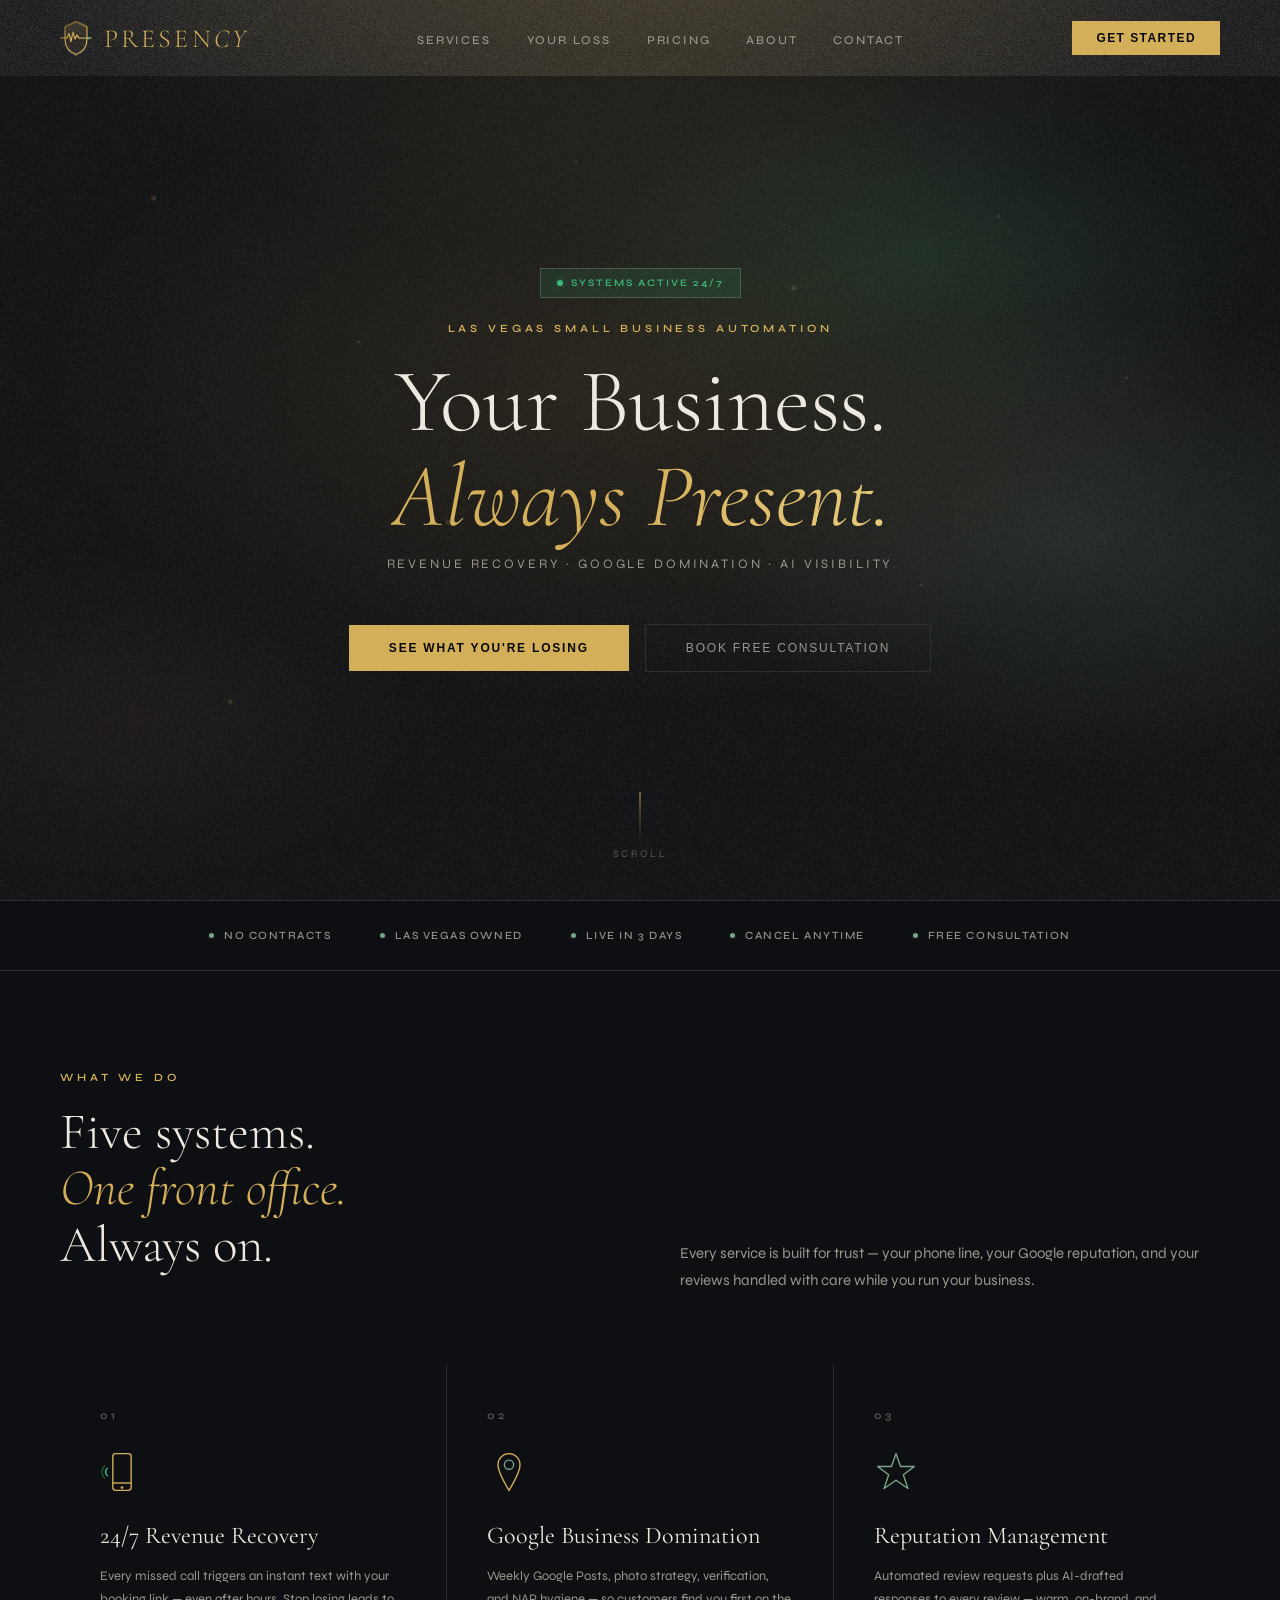
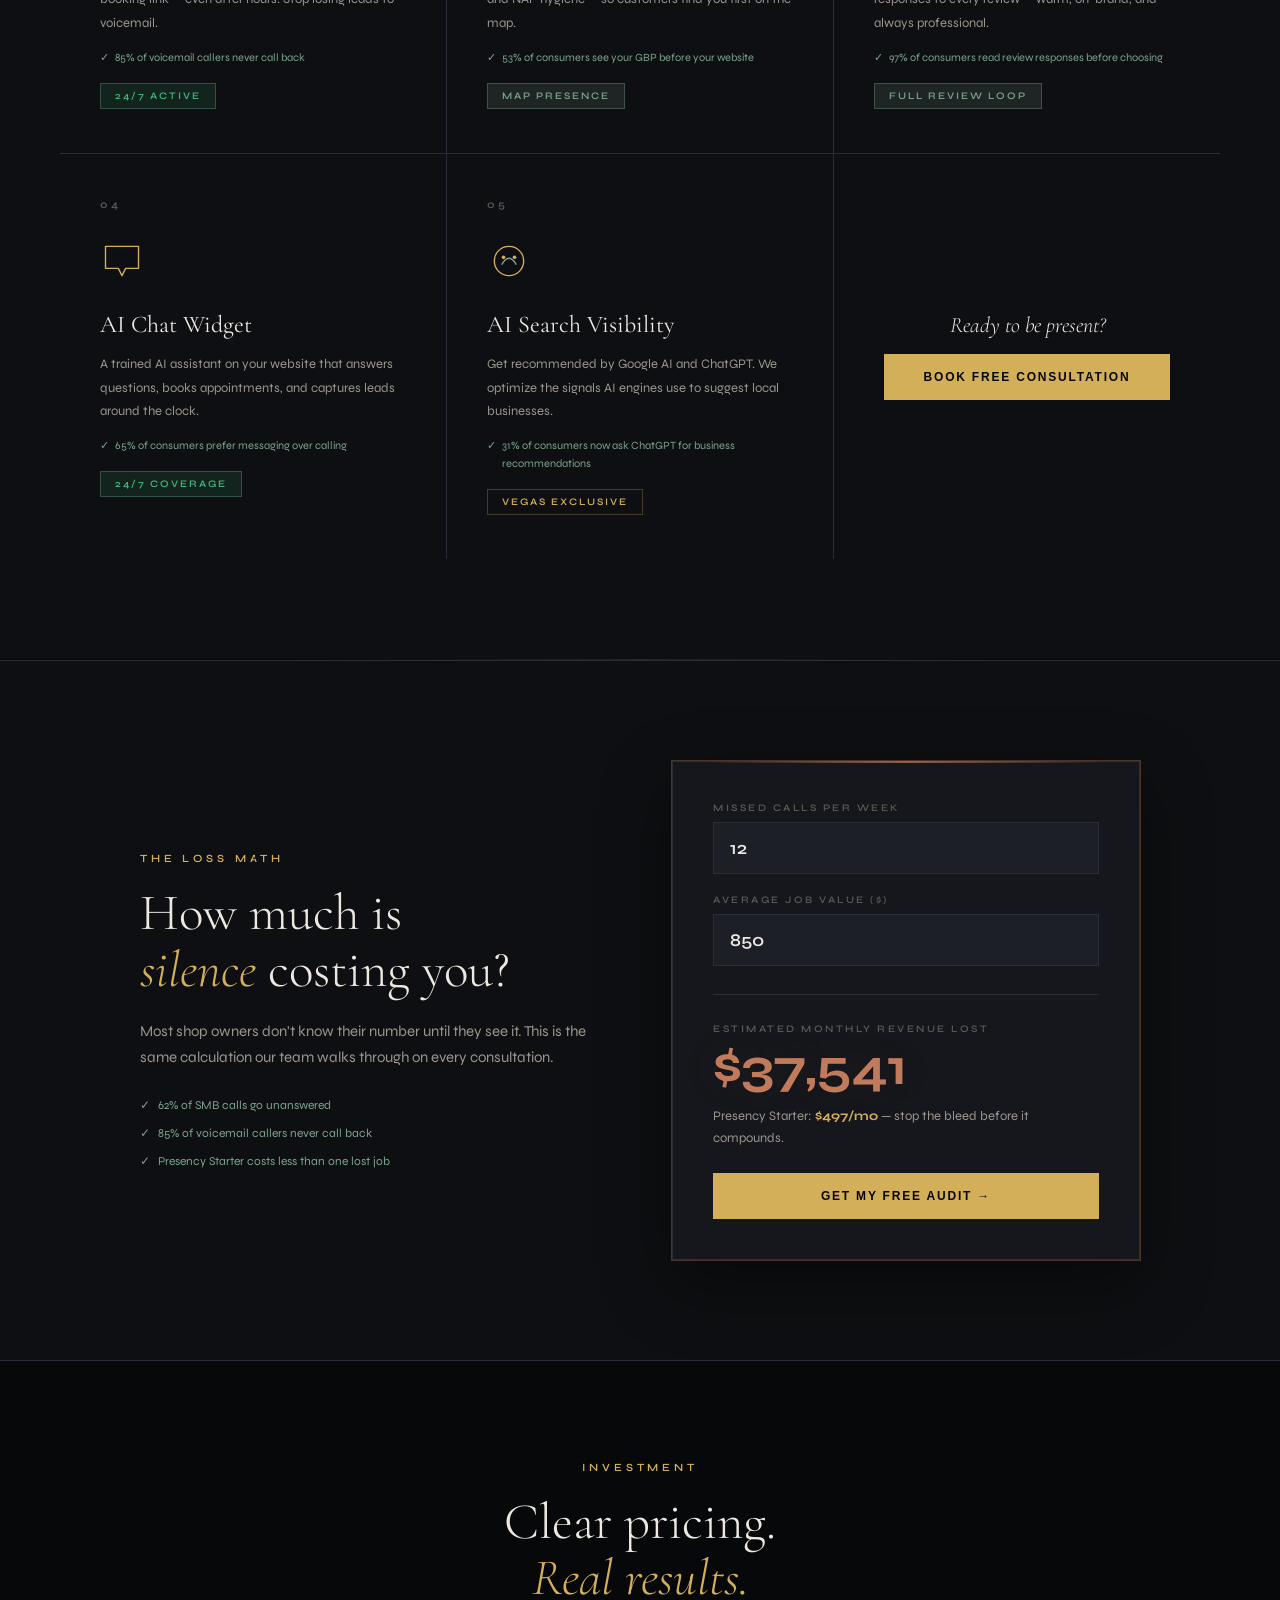
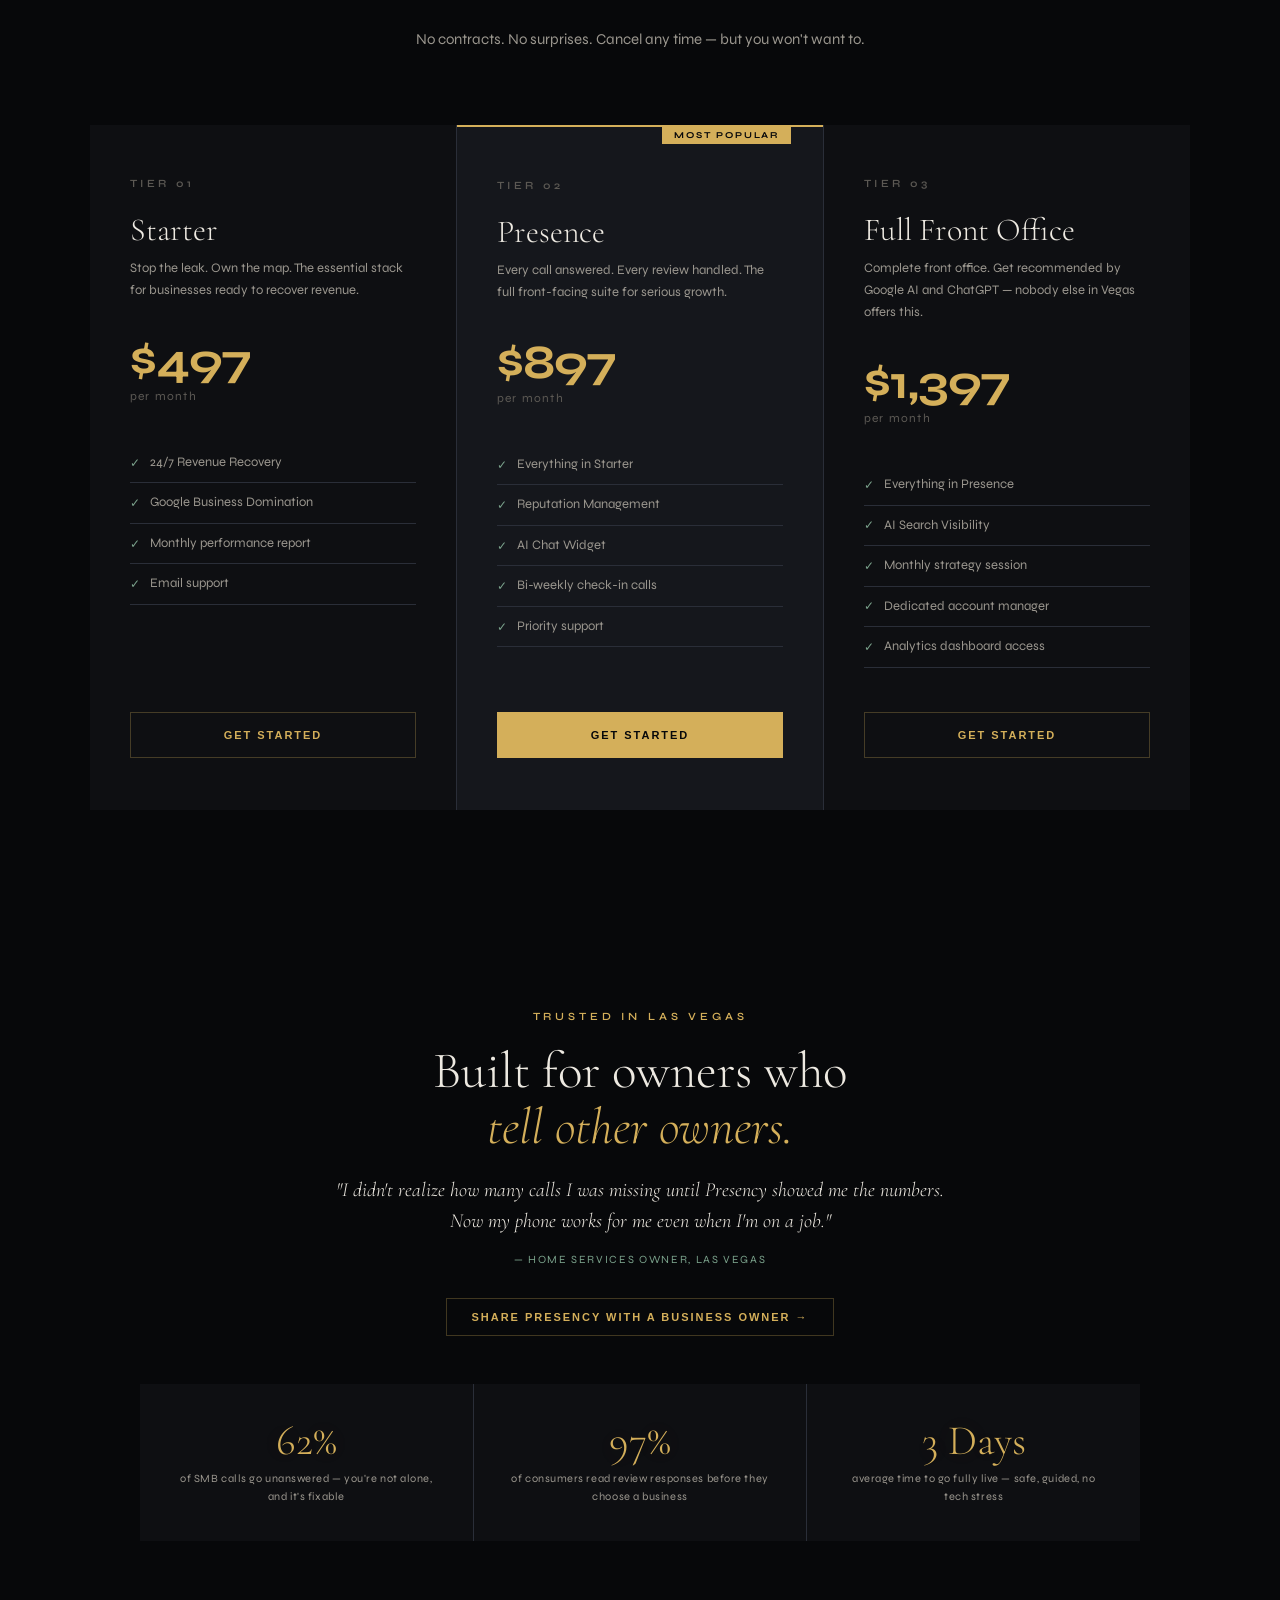
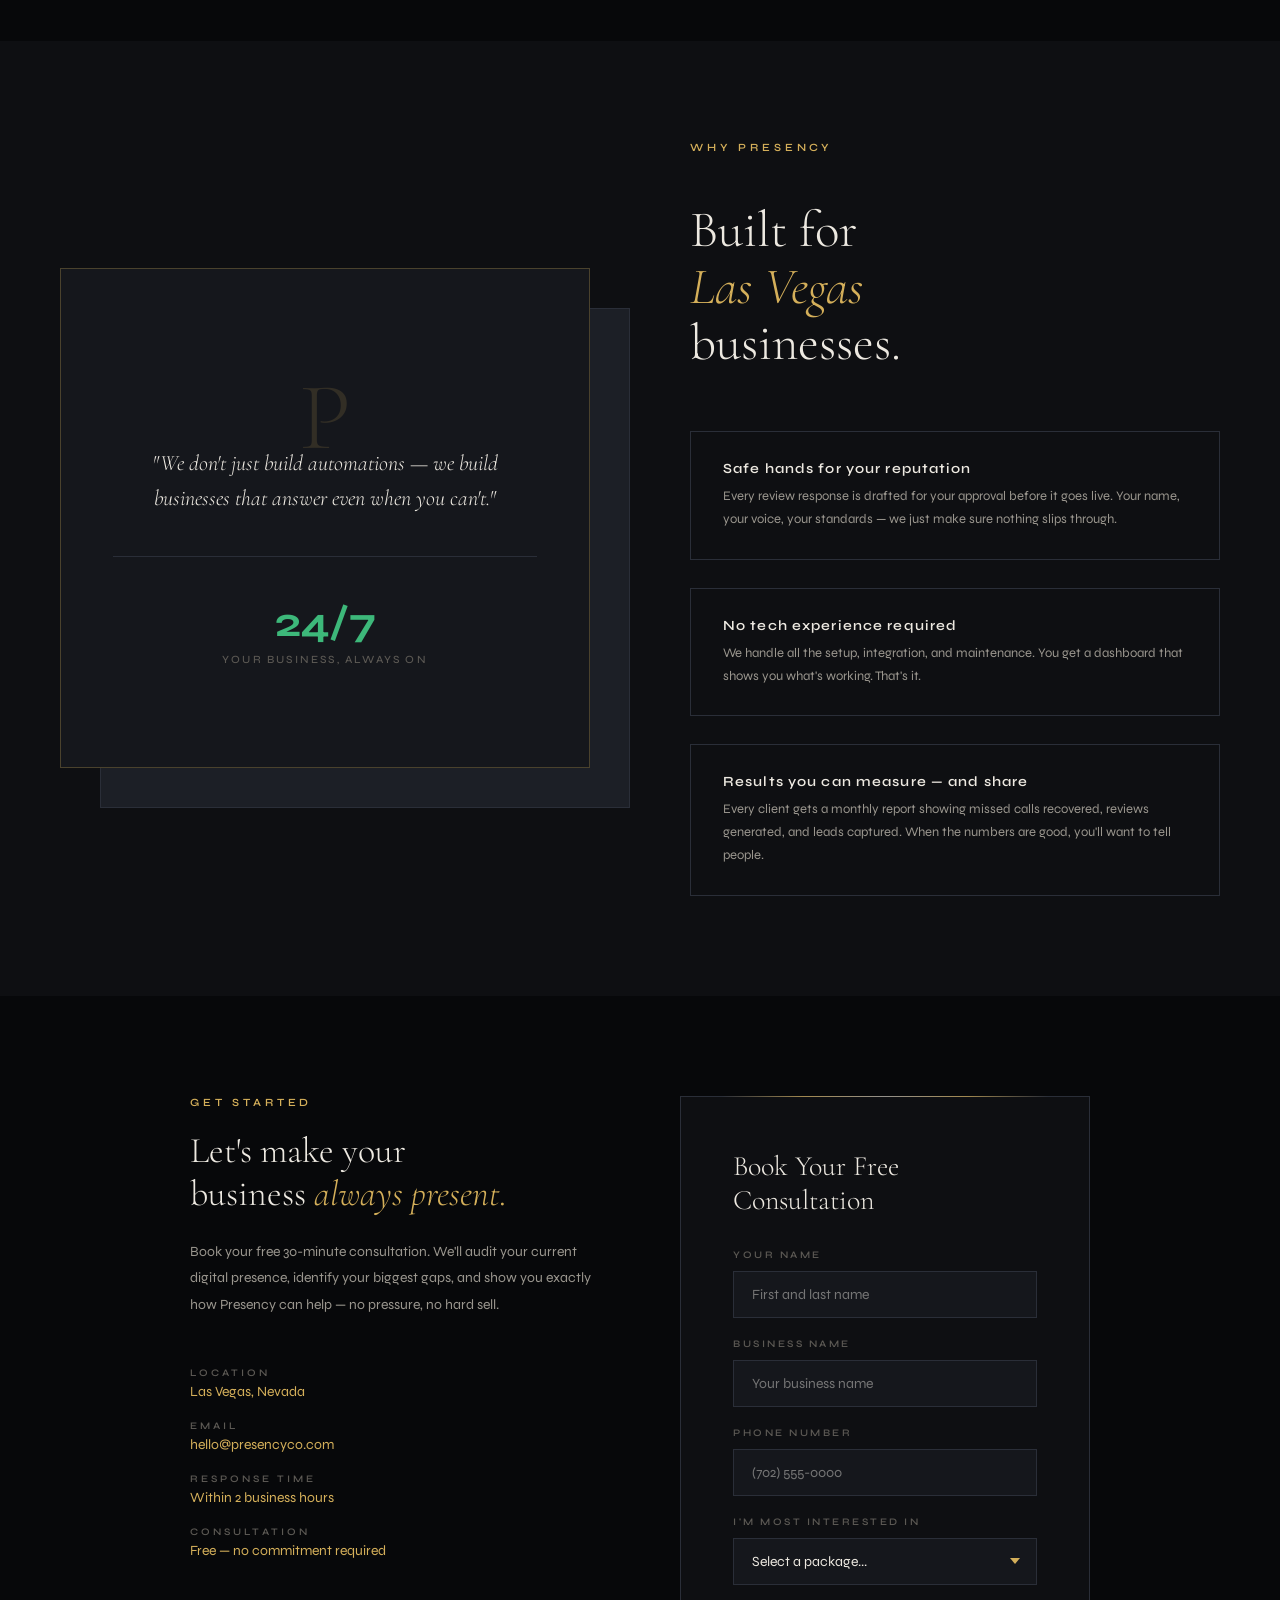
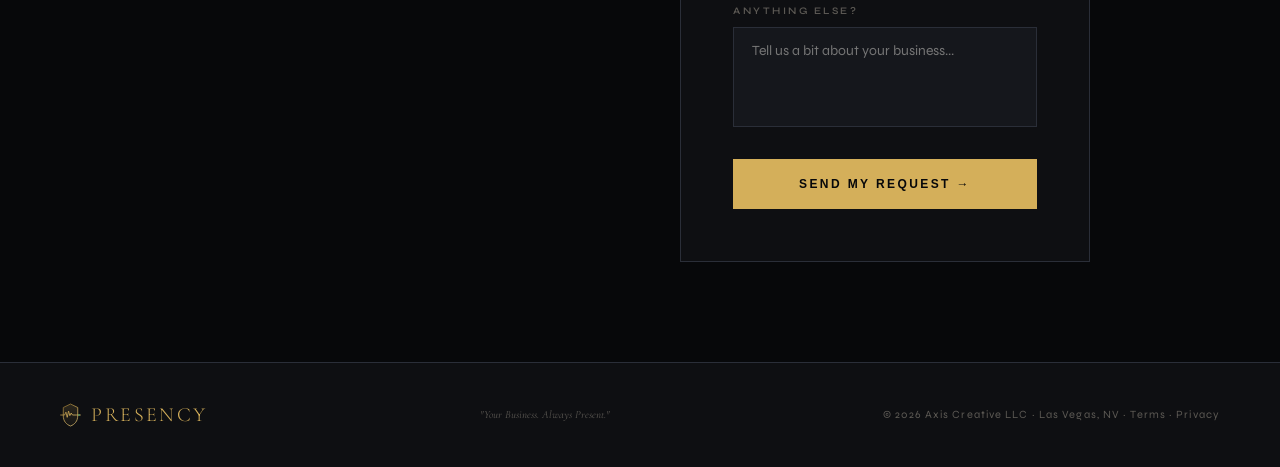
<file: index.html>
<!DOCTYPE html>
<html lang="en">
<head>
<meta charset="UTF-8">
<meta name="viewport" content="width=device-width, initial-scale=1.0">
<meta name="description" content="Presency — Las Vegas small business automation. 24/7 revenue recovery, Google Business domination, reputation management, AI chat, and AI search visibility. Your Business. Always Present.">
<meta property="og:title" content="Presency — Your Business. Always Present.">
<meta property="og:description" content="Stop missing calls. Own the map. Get recommended by AI. Trusted by Las Vegas small businesses.">
<meta property="og:url" content="https://presencyco.com">
<meta name="theme-color" content="#07080A">
<link rel="canonical" href="https://presencyco.com/">
<link rel="icon" href="/favicon.svg" type="image/svg+xml">
<meta property="og:type" content="website">
<meta property="og:site_name" content="Presency">
<meta property="og:image" content="https://presencyco.com/assets/presency-logo-mark.png">
<meta name="twitter:card" content="summary_large_image">
<meta name="twitter:title" content="Presency — Your Business. Always Present.">
<meta name="twitter:description" content="Stop missing calls. Own the map. Get recommended by AI. Las Vegas small business automation.">
<title>Presency — Your Business. Always Present.</title>
<script type="application/ld+json">
{
  "@context": "https://schema.org",
  "@graph": [
    {
      "@type": "WebSite",
      "@id": "https://presencyco.com/#website",
      "url": "https://presencyco.com/",
      "name": "Presency",
      "description": "Las Vegas small business automation — 24/7 revenue recovery, Google Business domination, reputation management, and AI search visibility.",
      "publisher": { "@id": "https://presencyco.com/#organization" },
      "inLanguage": "en-US"
    },
    {
      "@type": "Organization",
      "@id": "https://presencyco.com/#organization",
      "name": "Presency",
      "legalName": "Axis Creative LLC",
      "url": "https://presencyco.com/",
      "email": "hello@presencyco.com",
      "logo": "https://presencyco.com/assets/logo-mark.svg",
      "sameAs": []
    },
    {
      "@type": "LocalBusiness",
      "@id": "https://presencyco.com/#localbusiness",
      "name": "Presency",
      "description": "Digital front office automation for Las Vegas small businesses. Missed call text-back, Google Business optimization, review management, AI chat, and AI search visibility.",
      "url": "https://presencyco.com/",
      "email": "hello@presencyco.com",
      "priceRange": "$497–$1397",
      "address": {
        "@type": "PostalAddress",
        "addressLocality": "Las Vegas",
        "addressRegion": "NV",
        "addressCountry": "US"
      },
      "areaServed": {
        "@type": "City",
        "name": "Las Vegas"
      },
      "parentOrganization": { "@id": "https://presencyco.com/#organization" },
      "hasOfferCatalog": {
        "@type": "OfferCatalog",
        "name": "Presency Service Packages",
        "itemListElement": [
          {
            "@type": "Offer",
            "name": "Starter",
            "description": "24/7 Revenue Recovery + Google Business Domination",
            "price": "497",
            "priceCurrency": "USD",
            "priceSpecification": {
              "@type": "UnitPriceSpecification",
              "price": "497",
              "priceCurrency": "USD",
              "unitText": "MONTH"
            }
          },
          {
            "@type": "Offer",
            "name": "Presence",
            "description": "Starter + Reputation Management + AI Chat Widget",
            "price": "897",
            "priceCurrency": "USD",
            "priceSpecification": {
              "@type": "UnitPriceSpecification",
              "price": "897",
              "priceCurrency": "USD",
              "unitText": "MONTH"
            }
          },
          {
            "@type": "Offer",
            "name": "Full Front Office",
            "description": "Presence + AI Search Visibility + priority support",
            "price": "1397",
            "priceCurrency": "USD",
            "priceSpecification": {
              "@type": "UnitPriceSpecification",
              "price": "1397",
              "priceCurrency": "USD",
              "unitText": "MONTH"
            }
          }
        ]
      }
    }
  ]
}
</script>
<link href="https://fonts.googleapis.com/css2?family=Cormorant+Garamond:ital,wght@0,300;0,400;0,600;1,300;1,400&family=Syne:wght@400;500;600;700;800&display=swap" rel="stylesheet">
<link rel="stylesheet" href="css/tokens.css">
<link rel="stylesheet" href="css/pantheon.css">
<link rel="stylesheet" href="css/logo.css">
<style>
*,*::before,*::after{margin:0;padding:0;box-sizing:border-box}
html{scroll-behavior:smooth}
body{background:var(--black);color:var(--text);font-family:var(--font-body);overflow-x:hidden}
nav{position:fixed;top:0;left:0;right:0;z-index:100;padding:20px 60px;display:flex;align-items:center;justify-content:space-between;transition:all 0.4s ease}
nav.scrolled{background:var(--black);border-bottom:1px solid var(--border)}
section[id]{scroll-margin-top:80px;position:relative;z-index:2}
.trust-bar{position:relative;z-index:2}
footer{position:relative;z-index:2}
.nav-logo{font-family:'Cormorant Garamond',serif;font-size:26px;font-weight:300;letter-spacing:0.12em;color:var(--gold);text-transform:uppercase;cursor:pointer;text-decoration:none;display:inline-flex;align-items:center;gap:12px}
.nav-logo img{height:32px;width:auto;display:block}
.nav-logo .logo-text em{font-style:italic}
.nav-links{display:flex;gap:36px;list-style:none}
.nav-links a{font-size:12px;font-weight:500;letter-spacing:0.15em;text-transform:uppercase;color:var(--text-muted);text-decoration:none;transition:color 0.3s}
.nav-links a:hover{color:var(--gold)}
.nav-cta{font-size:12px;font-weight:600;letter-spacing:0.12em;text-transform:uppercase;color:var(--black);background:var(--gold);border:none;padding:10px 24px;cursor:pointer;transition:all 0.3s}
.nav-cta:hover{background:var(--gold-light)}
.nav-mobile-btn{display:none;background:none;border:none;color:var(--gold);font-size:22px;cursor:pointer}
#hero{min-height:100vh;display:flex;flex-direction:column;align-items:center;justify-content:center;position:relative;padding:120px 60px 80px;text-align:center;overflow:hidden}
.hero-bg{position:absolute;inset:0;background:radial-gradient(ellipse 80% 60% at 50% 40%,var(--gold-glow) 0%,transparent 70%);pointer-events:none}
.live-badge{display:inline-flex;align-items:center;gap:8px;font-size:10px;font-weight:600;letter-spacing:0.2em;text-transform:uppercase;color:var(--live);background:var(--live-muted);border:1px solid var(--trust-border);padding:8px 16px;margin-bottom:24px;animation:fadeUp 0.8s ease both}
.live-dot{width:6px;height:6px;border-radius:50%;background:var(--live);box-shadow:0 0 8px var(--live-pulse);animation:livePulse 2s ease infinite}
.hero-eyebrow{font-size:11px;font-weight:600;letter-spacing:0.35em;text-transform:uppercase;color:var(--gold);margin-bottom:20px;animation:fadeUp 0.8s 0.05s ease both}
.hero-headline{font-family:var(--font-display);font-size:clamp(52px,7vw,96px);font-weight:300;line-height:1.05;color:var(--text);margin-bottom:12px;animation:fadeUp 0.8s 0.1s ease both}
.hero-headline em{font-style:italic;color:var(--gold)}
.hero-tagline{font-size:13px;font-weight:400;letter-spacing:0.22em;text-transform:uppercase;color:var(--text-muted);margin-bottom:52px;animation:fadeUp 0.8s 0.2s ease both}
.hero-actions{display:flex;gap:16px;align-items:center;animation:fadeUp 0.8s 0.3s ease both}
.btn-primary{font-size:12px;font-weight:600;letter-spacing:0.15em;text-transform:uppercase;color:var(--black);background:var(--gold);border:none;padding:16px 40px;cursor:pointer;transition:all 0.3s}
.btn-primary:hover{background:var(--gold-light);transform:translateY(-1px)}
.btn-ghost{font-size:12px;font-weight:500;letter-spacing:0.15em;text-transform:uppercase;color:var(--text-muted);background:transparent;border:1px solid var(--border);padding:16px 40px;cursor:pointer;transition:all 0.3s}
.btn-ghost:hover{border-color:var(--gold);color:var(--gold)}
.hero-scroll{position:absolute;bottom:40px;left:50%;transform:translateX(-50%);display:flex;flex-direction:column;align-items:center;gap:8px}
.hero-scroll span{font-size:10px;letter-spacing:0.3em;text-transform:uppercase;color:var(--text-dim)}
.scroll-line{width:1px;height:48px;background:linear-gradient(to bottom,var(--gold),transparent);animation:scrollPulse 2s ease infinite}
.trust-bar{padding:28px 60px;border-top:1px solid var(--border);border-bottom:1px solid var(--border);display:flex;align-items:center;justify-content:center;gap:48px;background:var(--surface);flex-wrap:wrap}
.trust-item{display:flex;align-items:center;gap:10px;font-size:11px;font-weight:500;letter-spacing:0.14em;text-transform:uppercase;color:var(--text-muted)}
.trust-dot{width:5px;height:5px;border-radius:50%;background:var(--trust);flex-shrink:0;box-shadow:0 0 6px var(--trust-muted)}
section{padding:100px 60px}
.section-label{font-size:11px;font-weight:600;letter-spacing:0.35em;text-transform:uppercase;color:var(--gold);margin-bottom:20px;display:block}
.section-title{font-family:var(--font-display);font-size:clamp(36px,4vw,58px);font-weight:300;line-height:1.1;color:var(--text);margin-bottom:20px}
.service-proof{font-size:11px;color:var(--trust);margin-top:14px;line-height:1.6;display:flex;align-items:flex-start;gap:6px}
.service-proof::before{content:'✓';font-weight:700;flex-shrink:0}
.service-tag-live{display:inline-block;margin-top:16px;font-size:10px;font-weight:600;letter-spacing:0.2em;text-transform:uppercase;color:var(--live);padding:6px 14px;border:1px solid var(--trust-border);background:var(--live-muted)}
.service-tag{display:inline-block;margin-top:16px;font-size:10px;font-weight:600;letter-spacing:0.2em;text-transform:uppercase;color:var(--trust);padding:6px 14px;border:1px solid var(--trust-border);background:var(--trust-muted)}
.service-tag-gold{display:inline-block;margin-top:16px;font-size:10px;font-weight:600;letter-spacing:0.2em;text-transform:uppercase;color:var(--gold);padding:6px 14px;border:1px solid var(--gold-border)}
.section-title em{font-style:italic;color:var(--gold)}
.section-sub{font-size:15px;line-height:1.75;color:var(--text-muted);max-width:520px}
#services{background:var(--surface)}
.services-header{display:grid;grid-template-columns:1fr 1fr;gap:80px;align-items:end;margin-bottom:72px}
.services-grid{display:grid;grid-template-columns:repeat(auto-fit,minmax(300px,1fr));gap:1px;background:var(--border)}
.service-card{background:var(--surface);padding:44px 40px;position:relative;cursor:default;transition:all 0.4s ease;overflow:hidden}
.service-card::before{content:'';position:absolute;top:0;left:0;width:2px;height:0;background:var(--gold);transition:height 0.4s ease}
.service-card:hover{background:var(--surface2)}
.service-card:hover::before{height:100%}
.service-num{font-size:11px;font-weight:600;letter-spacing:0.3em;color:var(--text-dim);margin-bottom:28px}
.service-icon{font-size:28px;margin-bottom:20px;display:block}
.service-name{font-family:var(--font-display);font-size:24px;font-weight:400;color:var(--text);margin-bottom:14px;line-height:1.2}
.service-desc{font-size:13px;line-height:1.8;color:var(--text-muted)}
#roi{background:var(--surface);border-top:1px solid var(--border);border-bottom:1px solid var(--border)}
.roi-grid{display:grid;grid-template-columns:1fr 1fr;gap:64px;align-items:center;max-width:1000px;margin:0 auto}
.roi-calc{background:var(--surface-raised);border:1px solid var(--border);padding:40px;position:relative}
.roi-calc::before{content:'';position:absolute;top:-1px;left:32px;right:32px;height:2px;background:linear-gradient(to right,transparent,var(--urgency),transparent)}
.roi-field{margin-bottom:20px}
.roi-field label{display:block;font-size:10px;font-weight:600;letter-spacing:0.25em;text-transform:uppercase;color:var(--text-dim);margin-bottom:8px}
.roi-field input{width:100%;background:var(--surface-overlay);border:1px solid var(--border);color:var(--text);font-family:var(--font-body);font-size:18px;font-weight:600;padding:14px 16px;outline:none;transition:border-color 0.3s}
.roi-field input:focus{border-color:var(--gold)}
.roi-result{margin-top:28px;padding-top:28px;border-top:1px solid var(--border)}
.roi-result-label{font-size:10px;font-weight:600;letter-spacing:0.25em;text-transform:uppercase;color:var(--text-dim);margin-bottom:6px}
.roi-loss{font-size:clamp(36px,5vw,52px);font-weight:700;color:var(--urgency);line-height:1;letter-spacing:-0.02em}
.roi-compare{font-size:13px;color:var(--text-muted);margin-top:12px;line-height:1.7}
.roi-compare strong{color:var(--gold)}
.roi-trust{display:flex;flex-direction:column;gap:14px;margin-top:28px}
.roi-trust-item{font-size:12px;color:var(--trust);display:flex;align-items:center;gap:8px}
.roi-trust-item::before{content:'✓';font-weight:700}
#social-proof{background:var(--black)}
#social-proof .section-title,.proof-grid{text-align:center}
.proof-grid{display:grid;grid-template-columns:repeat(3,1fr);gap:1px;background:var(--border);max-width:1000px;margin:48px auto 0}
.proof-card{background:var(--surface);padding:36px 32px;text-align:center}
.proof-stat{font-family:var(--font-display);font-size:42px;font-weight:300;color:var(--gold);line-height:1;margin-bottom:8px}
.proof-label{font-size:11px;color:var(--text-muted);line-height:1.6;letter-spacing:0.05em}
.proof-quote{font-family:var(--font-display);font-size:20px;font-style:italic;font-weight:300;line-height:1.55;color:var(--text);max-width:640px;margin:0 auto 16px}
.proof-attribution{font-size:11px;letter-spacing:0.15em;text-transform:uppercase;color:var(--trust)}
.share-cta{display:inline-flex;align-items:center;gap:8px;margin-top:32px;font-size:11px;font-weight:600;letter-spacing:0.18em;text-transform:uppercase;color:var(--gold);border:1px solid var(--gold-border);padding:12px 24px;cursor:pointer;background:transparent;transition:all 0.3s}
.share-cta:hover{background:var(--gold-glow);border-color:var(--gold)}
#pricing{background:var(--black)}
.pricing-header{text-align:center;margin-bottom:72px}
.pricing-header .section-sub{margin:0 auto}
.pricing-grid{display:grid;grid-template-columns:repeat(3,1fr);gap:1px;background:var(--border);max-width:1100px;margin:0 auto}
.price-card{background:var(--surface);padding:52px 40px;display:flex;flex-direction:column;position:relative}
.price-card.featured{background:var(--surface2);border-top:2px solid var(--gold)}
.price-card.featured::after{content:'Most Popular';position:absolute;top:-1px;right:32px;font-size:9px;font-weight:700;letter-spacing:0.2em;text-transform:uppercase;background:var(--gold);color:var(--black);padding:4px 12px}
.price-tier{font-size:11px;font-weight:600;letter-spacing:0.3em;text-transform:uppercase;color:var(--text-dim);margin-bottom:20px}
.price-name{font-family:'Cormorant Garamond',serif;font-size:32px;font-weight:300;color:var(--text);margin-bottom:8px}
.price-desc{font-size:13px;color:var(--text-muted);margin-bottom:36px;line-height:1.7}
.price-amount{margin-bottom:40px}
.price-dollar{font-size:48px;font-weight:700;color:var(--gold);line-height:1;letter-spacing:-0.02em}
.price-period{font-size:12px;color:var(--text-dim);letter-spacing:0.1em;margin-top:4px}
.price-features{list-style:none;flex:1;margin-bottom:44px}
.price-features li{font-size:13px;color:var(--text-muted);padding:10px 0;border-bottom:1px solid var(--border);display:flex;align-items:center;gap:10px;line-height:1.5}
.price-features li::before{content:'✓';color:var(--trust);font-weight:700;font-size:12px;flex-shrink:0}
.btn-price{font-size:11px;font-weight:600;letter-spacing:0.18em;text-transform:uppercase;padding:16px 32px;border:1px solid var(--border-gold);color:var(--gold);background:transparent;cursor:pointer;transition:all 0.3s;width:100%}
.btn-price:hover,.price-card.featured .btn-price{background:var(--gold);color:var(--black);border-color:var(--gold)}
#about{background:var(--surface)}
.about-grid{display:grid;grid-template-columns:1fr 1fr;gap:100px;align-items:center}
.about-visual{position:relative;height:500px}
.about-box-main{position:absolute;inset:0;border:1px solid var(--border-gold);background:var(--surface2)}
.about-box-accent{position:absolute;top:40px;left:40px;right:-40px;bottom:-40px;border:1px solid var(--border);background:var(--surface3);z-index:-1}
.about-inner{position:absolute;inset:0;display:flex;flex-direction:column;justify-content:center;align-items:center;padding:52px;text-align:center}
.about-big{font-family:'Cormorant Garamond',serif;font-size:96px;font-weight:300;color:var(--gold);opacity:0.15;line-height:1;margin-bottom:-20px}
.about-quote{font-family:'Cormorant Garamond',serif;font-size:22px;font-style:italic;font-weight:300;line-height:1.6;color:var(--text)}
.about-stat{margin-top:40px;padding-top:40px;border-top:1px solid var(--border);width:100%}
.about-stat-num{font-size:42px;font-weight:700;color:var(--live);letter-spacing:-0.02em;display:block}
.about-stat-label{font-size:11px;font-weight:500;letter-spacing:0.2em;text-transform:uppercase;color:var(--text-dim)}
.about-content{display:flex;flex-direction:column;gap:28px}
.about-point{padding:28px 32px;border:1px solid var(--border);transition:border-color 0.3s}
.about-point:hover{border-color:var(--border-gold)}
.about-point-title{font-size:14px;font-weight:600;letter-spacing:0.08em;color:var(--text);margin-bottom:8px}
.about-point-text{font-size:13px;line-height:1.75;color:var(--text-muted)}
#contact{background:var(--black)}
.contact-wrap{max-width:900px;margin:0 auto;display:grid;grid-template-columns:1fr 1fr;gap:80px;align-items:start}
.contact-form-wrap{background:var(--surface);border:1px solid var(--border);padding:52px}
.form-title{font-family:'Cormorant Garamond',serif;font-size:28px;font-weight:300;color:var(--text);margin-bottom:32px}
.form-group{margin-bottom:20px}
.form-group label{display:block;font-size:10px;font-weight:600;letter-spacing:0.25em;text-transform:uppercase;color:var(--text-dim);margin-bottom:10px}
.form-group input,.form-group select,.form-group textarea{width:100%;background:var(--surface2);border:1px solid var(--border);color:var(--text);font-family:'Syne',sans-serif;font-size:14px;padding:14px 18px;outline:none;transition:border-color 0.3s;appearance:none}
.form-group input:focus,.form-group select:focus,.form-group textarea:focus{border-color:var(--gold)}
.form-group textarea{height:100px;resize:none}
.form-group select{background-image:url("data:image/svg+xml,%3Csvg xmlns='http://www.w3.org/2000/svg' width='10' height='6'%3E%3Cpath d='M0 0l5 6 5-6z' fill='%23D4AF5A'/%3E%3C/svg%3E");background-repeat:no-repeat;background-position:right 16px center}
.btn-submit{width:100%;font-size:12px;font-weight:700;letter-spacing:0.2em;text-transform:uppercase;color:var(--black);background:var(--gold);border:none;padding:18px;cursor:pointer;transition:all 0.3s;margin-top:8px}
.btn-submit:hover{background:var(--gold-light)}
.contact-info-title{font-family:'Cormorant Garamond',serif;font-size:36px;font-weight:300;line-height:1.2;color:var(--text);margin-bottom:24px}
.contact-info-title em{font-style:italic;color:var(--gold)}
.contact-info-text{font-size:14px;line-height:1.9;color:var(--text-muted);margin-bottom:48px}
.contact-detail{display:flex;flex-direction:column;gap:20px}
.contact-item{display:flex;flex-direction:column;gap:4px}
.contact-item-label{font-size:10px;font-weight:600;letter-spacing:0.3em;text-transform:uppercase;color:var(--text-dim)}
.contact-item-val{font-size:14px;color:var(--gold)}
.form-success{display:none;text-align:center;padding:40px 20px}
.form-success.visible{display:block}
.success-icon{font-size:48px;color:var(--gold);margin-bottom:16px}
.success-title{font-family:'Cormorant Garamond',serif;font-size:24px;font-weight:300;color:var(--text);margin-bottom:12px}
.success-text{font-size:13px;color:var(--text-muted);line-height:1.7}
footer{background:var(--surface);border-top:1px solid var(--border);padding:40px 60px;display:flex;align-items:center;justify-content:space-between}
.footer-logo{display:inline-flex;align-items:center;gap:10px;font-family:'Cormorant Garamond',serif;font-size:20px;font-weight:300;letter-spacing:0.12em;color:var(--gold);text-transform:uppercase}
.footer-logo img{height:24px;width:auto}
.footer-copy{font-size:11px;color:var(--text-dim);letter-spacing:0.1em}
.footer-tagline{font-size:11px;font-style:italic;font-family:'Cormorant Garamond',serif;color:var(--text-dim)}
@keyframes fadeUp{from{opacity:0;transform:translateY(24px)}to{opacity:1;transform:translateY(0)}}
@keyframes scrollPulse{0%,100%{opacity:0.4}50%{opacity:1}}
@keyframes livePulse{0%,100%{opacity:1;transform:scale(1)}50%{opacity:0.5;transform:scale(0.85)}}
@media(max-width:900px){
nav{padding:20px 24px}
.nav-links{display:none}
.nav-mobile-btn{display:block}
section{padding:64px 24px}
.trust-bar{gap:24px;padding:20px 24px}
.services-header{grid-template-columns:1fr;gap:24px}
.pricing-grid{grid-template-columns:1fr}
.price-card.featured{margin-top:24px}
.about-grid{grid-template-columns:1fr;gap:40px}
.about-visual{height:280px}
.contact-wrap{grid-template-columns:1fr;gap:40px}
.roi-grid{grid-template-columns:1fr;gap:32px}
.proof-grid{grid-template-columns:1fr}
footer{flex-direction:column;gap:12px;text-align:center;padding:28px 24px}
.hero-actions{flex-direction:column;width:100%}
.btn-primary,.btn-ghost{width:100%;text-align:center}
}
</style>
</head>
<body class="pantheon-root">

<svg class="pantheon-constellation" id="pantheonConstellation" aria-hidden="true"></svg>
<div class="pantheon-mesh" aria-hidden="true"></div>
<div class="pantheon-grain" aria-hidden="true"></div>

<nav id="mainNav" class="pantheon-nav">
  <a class="nav-logo" href="#">
    <svg class="logo-animated" viewBox="0 0 64 72" fill="none" aria-hidden="true" width="32" height="36">
      <defs>
        <linearGradient id="navGold" x1="8" y1="4" x2="56" y2="68" gradientUnits="userSpaceOnUse">
          <stop offset="0%" stop-color="#8A6B2A"/>
          <stop offset="45%" stop-color="#D4AF5A"/>
          <stop offset="100%" stop-color="#E8C97A"/>
        </linearGradient>
        <linearGradient id="navShieldFill" x1="32" y1="8" x2="32" y2="66" gradientUnits="userSpaceOnUse">
          <stop offset="0%" stop-color="#D4AF5A" stop-opacity="0.14"/>
          <stop offset="100%" stop-color="#D4AF5A" stop-opacity="0.04"/>
        </linearGradient>
      </defs>
      <path class="logo-shield" d="M32 3 L54 13.5 V38.5 C54 54.5 44.5 64.5 32 69 C19.5 64.5 10 54.5 10 38.5 V13.5 Z"
            fill="url(#navShieldFill)" stroke="url(#navGold)" stroke-width="2.2" stroke-linejoin="round"/>
      <path class="logo-pulse" pathLength="68" d="M2 36 H14 L18 27 L22 43 L26 24 L30 38 L34 30 L38 36 H50 L62 36"
            stroke="url(#navGold)" stroke-width="2.4" stroke-linecap="round" stroke-linejoin="round" fill="none"/>
      <circle class="logo-live" cx="58" cy="36" r="2.2" fill="#3DB87A"/>
    </svg>
    <span class="logo-text">Presen<em>cy</em></span>
  </a>
  <ul class="nav-links">
    <li><a href="#services">Services</a></li>
    <li><a href="#roi">Your Loss</a></li>
    <li><a href="#pricing">Pricing</a></li>
    <li><a href="#about">About</a></li>
    <li><a href="#contact">Contact</a></li>
  </ul>
  <button class="nav-cta pantheon-btn-primary" onclick="document.getElementById('contact').scrollIntoView({behavior:'smooth'})">Get Started</button>
  <button class="nav-mobile-btn" onclick="toggleMobileMenu()" aria-label="Menu">☰</button>
</nav>

<section id="hero" class="pantheon-hero">
  <div class="hero-bg"></div>
  <div class="live-badge"><span class="live-dot"></span> Systems Active 24/7</div>
  <span class="hero-eyebrow">Las Vegas Small Business Automation</span>
  <h1 class="hero-headline">Your Business.<br><em>Always Present.</em></h1>
  <p class="hero-tagline">Revenue Recovery · Google Domination · AI Visibility</p>
  <div class="hero-actions">
    <button class="btn-primary pantheon-btn-primary" onclick="document.getElementById('roi').scrollIntoView({behavior:'smooth'})">See What You're Losing</button>
    <button class="btn-ghost" onclick="document.getElementById('contact').scrollIntoView({behavior:'smooth'})">Book Free Consultation</button>
  </div>
  <div class="hero-scroll">
    <div class="scroll-line"></div>
    <span>Scroll</span>
  </div>
</section>

<div class="trust-bar">
  <div class="trust-item"><div class="trust-dot"></div>No Contracts</div>
  <div class="trust-item"><div class="trust-dot"></div>Las Vegas Owned</div>
  <div class="trust-item"><div class="trust-dot"></div>Live in 3 Days</div>
  <div class="trust-item"><div class="trust-dot"></div>Cancel Anytime</div>
  <div class="trust-item"><div class="trust-dot"></div>Free Consultation</div>
</div>

<section id="services" class="pantheon-reveal">
  <div class="services-header">
    <div>
      <span class="section-label">What We Do</span>
      <h2 class="section-title">Five systems.<br><em>One front office.</em><br>Always on.</h2>
    </div>
    <p class="section-sub">Every service is built for trust — your phone line, your Google reputation, and your reviews handled with care while you run your business.</p>
  </div>
  <div class="services-grid">
    <div class="service-card pantheon-card">
      <div class="service-num">01</div>
      <span class="service-icon"><svg viewBox="0 0 48 48" fill="none" xmlns="http://www.w3.org/2000/svg" width="44" height="44"><rect x="14" y="4" width="20" height="40" rx="3" stroke="#D4AF5A" stroke-width="1.5"/><line x1="14" y1="36" x2="34" y2="36" stroke="#D4AF5A" stroke-width="1.5"/><circle cx="24" cy="41" r="1.5" fill="#D4AF5A"/><path d="M8 28 Q4 24 8 20" stroke="#3DB87A" stroke-width="1.5" stroke-linecap="round" fill="none"/><path d="M5 31 Q-1 24 5 17" stroke="#3DB87A" stroke-width="1.2" stroke-linecap="round" fill="none" opacity="0.5"/></svg></span>
      <h3 class="service-name">24/7 Revenue Recovery</h3>
      <p class="service-desc">Every missed call triggers an instant text with your booking link — even after hours. Stop losing leads to voicemail.</p>
      <p class="service-proof">85% of voicemail callers never call back</p>
      <span class="service-tag-live">24/7 Active</span>
    </div>
    <div class="service-card pantheon-card">
      <div class="service-num">02</div>
      <span class="service-icon"><svg viewBox="0 0 48 48" fill="none" xmlns="http://www.w3.org/2000/svg" width="44" height="44"><path d="M24 4C17.373 4 12 9.373 12 16C12 24 24 44 24 44C24 44 36 24 36 16C36 9.373 30.627 4 24 4Z" stroke="#D4AF5A" stroke-width="1.5"/><circle cx="24" cy="16" r="5" stroke="#7BA38C" stroke-width="1.5"/></svg></span>
      <h3 class="service-name">Google Business Domination</h3>
      <p class="service-desc">Weekly Google Posts, photo strategy, verification, and NAP hygiene — so customers find you first on the map.</p>
      <p class="service-proof">53% of consumers see your GBP before your website</p>
      <span class="service-tag">Map Presence</span>
    </div>
    <div class="service-card pantheon-card">
      <div class="service-num">03</div>
      <span class="service-icon"><svg viewBox="0 0 48 48" fill="none" xmlns="http://www.w3.org/2000/svg" width="44" height="44"><polygon points="24,4 29,18 44,18 32,27 37,42 24,33 11,42 16,27 4,18 19,18" stroke="#7BA38C" stroke-width="1.5" stroke-linejoin="round"/></svg></span>
      <h3 class="service-name">Reputation Management</h3>
      <p class="service-desc">Automated review requests plus AI-drafted responses to every review — warm, on-brand, and always professional.</p>
      <p class="service-proof">97% of consumers read review responses before choosing</p>
      <span class="service-tag">Full Review Loop</span>
    </div>
    <div class="service-card pantheon-card">
      <div class="service-num">04</div>
      <span class="service-icon"><svg viewBox="0 0 48 48" fill="none" xmlns="http://www.w3.org/2000/svg" width="44" height="44"><path d="M6 8 H42 V32 H28 L24 40 L20 32 H6 Z" stroke="#D4AF5A" stroke-width="1.5" stroke-linejoin="round"/></svg></span>
      <h3 class="service-name">AI Chat Widget</h3>
      <p class="service-desc">A trained AI assistant on your website that answers questions, books appointments, and captures leads around the clock.</p>
      <p class="service-proof">65% of consumers prefer messaging over calling</p>
      <span class="service-tag-live">24/7 Coverage</span>
    </div>
    <div class="service-card pantheon-card">
      <div class="service-num">05</div>
      <span class="service-icon"><svg viewBox="0 0 48 48" fill="none" xmlns="http://www.w3.org/2000/svg" width="44" height="44"><circle cx="24" cy="24" r="16" stroke="#D4AF5A" stroke-width="1.5"/><path d="M16 28 Q24 14 32 28" stroke="#7BA38C" stroke-width="1.5" fill="none"/><circle cx="18" cy="20" r="2" fill="#D4AF5A"/><circle cx="30" cy="20" r="2" fill="#D4AF5A"/></svg></span>
      <h3 class="service-name">AI Search Visibility</h3>
      <p class="service-desc">Get recommended by Google AI and ChatGPT. We optimize the signals AI engines use to suggest local businesses.</p>
      <p class="service-proof">31% of consumers now ask ChatGPT for business recommendations</p>
      <span class="service-tag-gold">Vegas Exclusive</span>
    </div>
    <div class="service-card" style="display:flex;align-items:center;justify-content:center;text-align:center;cursor:default">
      <div>
        <p style="font-family:'Cormorant Garamond',serif;font-size:22px;font-weight:300;color:var(--text);margin-bottom:16px;font-style:italic">Ready to be present?</p>
        <button class="btn-primary pantheon-btn-primary" onclick="document.getElementById('contact').scrollIntoView({behavior:'smooth'})">Book Free Consultation</button>
      </div>
    </div>
  </div>
</section>

<div class="pantheon-divider" aria-hidden="true"></div>

<section id="roi" class="pantheon-reveal">
  <div class="roi-grid">
    <div>
      <span class="section-label">The Loss Math</span>
      <h2 class="section-title">How much is<br><em>silence</em> costing you?</h2>
      <p class="section-sub">Most shop owners don't know their number until they see it. This is the same calculation our team walks through on every consultation.</p>
      <div class="roi-trust">
        <div class="roi-trust-item">62% of SMB calls go unanswered</div>
        <div class="roi-trust-item">85% of voicemail callers never call back</div>
        <div class="roi-trust-item">Presency Starter costs less than one lost job</div>
      </div>
    </div>
    <div class="roi-calc pantheon-roi pantheon-rim-top">
      <div class="roi-field">
        <label for="roiCalls">Missed calls per week</label>
        <input type="number" id="roiCalls" value="12" min="0" oninput="calcROI()">
      </div>
      <div class="roi-field">
        <label for="roiTicket">Average job value ($)</label>
        <input type="number" id="roiTicket" value="850" min="0" oninput="calcROI()">
      </div>
      <div class="roi-result">
        <div class="roi-result-label">Estimated monthly revenue lost</div>
        <div class="roi-loss" id="roiLoss">$0</div>
        <p class="roi-compare">Presency Starter: <strong>$497/mo</strong> — stop the bleed before it compounds.</p>
      </div>
      <button class="btn-primary pantheon-btn-primary" style="width:100%;margin-top:24px" onclick="document.getElementById('contact').scrollIntoView({behavior:'smooth'})">Get My Free Audit →</button>
    </div>
  </div>
</section>

<section id="pricing" class="pantheon-reveal">
  <div class="pricing-header">
    <span class="section-label">Investment</span>
    <h2 class="section-title">Clear pricing.<br><em>Real results.</em></h2>
    <p class="section-sub">No contracts. No surprises. Cancel any time — but you won't want to.</p>
  </div>
  <div class="pricing-grid">
    <div class="price-card pantheon-card">
      <div class="price-tier">Tier 01</div>
      <div class="price-name">Starter</div>
      <p class="price-desc">Stop the leak. Own the map. The essential stack for businesses ready to recover revenue.</p>
      <div class="price-amount"><div class="price-dollar">$497</div><div class="price-period">per month</div></div>
      <ul class="price-features">
        <li>24/7 Revenue Recovery</li>
        <li>Google Business Domination</li>
        <li>Monthly performance report</li>
        <li>Email support</li>
      </ul>
      <!-- TODO: swap in new Stripe payment links at $497/$897 -->
      <button class="btn-price" onclick="window.location.href='onboarding.html?plan=starter'">Get Started</button>
    </div>
    <div class="price-card featured pantheon-card">
      <div class="price-tier">Tier 02</div>
      <div class="price-name">Presence</div>
      <p class="price-desc">Every call answered. Every review handled. The full front-facing suite for serious growth.</p>
      <div class="price-amount"><div class="price-dollar">$897</div><div class="price-period">per month</div></div>
      <ul class="price-features">
        <li>Everything in Starter</li>
        <li>Reputation Management</li>
        <li>AI Chat Widget</li>
        <li>Bi-weekly check-in calls</li>
        <li>Priority support</li>
      </ul>
      <!-- TODO: swap in new Stripe payment links at $497/$897 -->
      <button class="btn-price" onclick="window.location.href='onboarding.html?plan=presence'">Get Started</button>
    </div>
    <div class="price-card pantheon-card">
      <div class="price-tier">Tier 03</div>
      <div class="price-name">Full Front Office</div>
      <p class="price-desc">Complete front office. Get recommended by Google AI and ChatGPT — nobody else in Vegas offers this.</p>
      <div class="price-amount"><div class="price-dollar">$1,397</div><div class="price-period">per month</div></div>
      <ul class="price-features">
        <li>Everything in Presence</li>
        <li>AI Search Visibility</li>
        <li>Monthly strategy session</li>
        <li>Dedicated account manager</li>
        <li>Analytics dashboard access</li>
      </ul>
      <button class="btn-price" onclick="window.location.href='onboarding.html?plan=full_front_office'">Get Started</button>
    </div>
  </div>
</section>

<section id="social-proof" class="pantheon-reveal">
  <div style="text-align:center;max-width:720px;margin:0 auto">
    <span class="section-label">Trusted in Las Vegas</span>
    <h2 class="section-title">Built for owners who<br><em>tell other owners.</em></h2>
    <p class="proof-quote">"I didn't realize how many calls I was missing until Presency showed me the numbers. Now my phone works for me even when I'm on a job."</p>
    <p class="proof-attribution">— Home Services Owner, Las Vegas</p>
    <button class="share-cta" onclick="sharePresency()">Share Presency with a Business Owner →</button>
  </div>
  <div class="proof-grid">
    <div class="proof-card pantheon-card pantheon-stat">
      <div class="proof-stat">62%</div>
      <div class="proof-label">of SMB calls go unanswered — you're not alone, and it's fixable</div>
    </div>
    <div class="proof-card pantheon-card pantheon-stat">
      <div class="proof-stat">97%</div>
      <div class="proof-label">of consumers read review responses before they choose a business</div>
    </div>
    <div class="proof-card pantheon-card pantheon-stat">
      <div class="proof-stat">3 Days</div>
      <div class="proof-label">average time to go fully live — safe, guided, no tech stress</div>
    </div>
  </div>
</section>

<section id="about" class="pantheon-reveal">
  <div class="about-grid">
    <div class="about-visual">
      <div class="about-box-accent"></div>
      <div class="about-box-main">
        <div class="about-inner">
          <div class="about-big">P</div>
          <p class="about-quote">"We don't just build automations — we build businesses that answer even when you can't."</p>
          <div class="about-stat">
            <span class="about-stat-num">24/7</span>
            <span class="about-stat-label">Your business, always on</span>
          </div>
        </div>
      </div>
    </div>
    <div class="about-content">
      <span class="section-label">Why Presency</span>
      <h2 class="section-title" style="margin-bottom:32px">Built for<br><em>Las Vegas</em><br>businesses.</h2>
      <div class="about-point">
        <div class="about-point-title">Safe hands for your reputation</div>
        <div class="about-point-text">Every review response is drafted for your approval before it goes live. Your name, your voice, your standards — we just make sure nothing slips through.</div>
      </div>
      <div class="about-point">
        <div class="about-point-title">No tech experience required</div>
        <div class="about-point-text">We handle all the setup, integration, and maintenance. You get a dashboard that shows you what's working. That's it.</div>
      </div>
      <div class="about-point">
        <div class="about-point-title">Results you can measure — and share</div>
        <div class="about-point-text">Every client gets a monthly report showing missed calls recovered, reviews generated, and leads captured. When the numbers are good, you'll want to tell people.</div>
      </div>
    </div>
  </div>
</section>

<section id="contact" class="pantheon-reveal">
  <div class="contact-wrap">
    <div>
      <span class="section-label">Get Started</span>
      <h2 class="contact-info-title">Let's make your<br>business <em>always present.</em></h2>
      <p class="contact-info-text">Book your free 30-minute consultation. We'll audit your current digital presence, identify your biggest gaps, and show you exactly how Presency can help — no pressure, no hard sell.</p>
      <div class="contact-detail">
        <div class="contact-item">
          <span class="contact-item-label">Location</span>
          <span class="contact-item-val">Las Vegas, Nevada</span>
        </div>
        <div class="contact-item">
          <span class="contact-item-label">Email</span>
          <span class="contact-item-val">hello@presencyco.com</span>
        </div>
        <div class="contact-item">
          <span class="contact-item-label">Response Time</span>
          <span class="contact-item-val">Within 2 business hours</span>
        </div>
        <div class="contact-item">
          <span class="contact-item-label">Consultation</span>
          <span class="contact-item-val">Free — no commitment required</span>
        </div>
      </div>
    </div>
    <div class="contact-form-wrap pantheon-card pantheon-rim-top">
      <div id="formContent">
        <p class="form-title">Book Your Free Consultation</p>
        <div class="form-group">
          <label>Your Name</label>
          <input type="text" id="fname" placeholder="First and last name">
        </div>
        <div class="form-group">
          <label>Business Name</label>
          <input type="text" id="fbiz" placeholder="Your business name">
        </div>
        <div class="form-group">
          <label>Phone Number</label>
          <input type="tel" id="fphone" placeholder="(702) 555-0000">
        </div>
        <div class="form-group">
          <label>I'm most interested in</label>
          <select id="fservice">
            <option value="">Select a package...</option>
            <option>Starter — $497/mo</option>
            <option>Presence — $897/mo</option>
            <option>Full Front Office — $1,397/mo</option>
            <option>Not sure — help me choose</option>
          </select>
        </div>
        <div class="form-group">
          <label>Anything else?</label>
          <textarea id="fnotes" placeholder="Tell us a bit about your business..."></textarea>
        </div>
        <button class="btn-submit pantheon-btn-primary" onclick="submitForm()">Send My Request →</button>
      </div>
      <div class="form-success" id="formSuccess">
        <div class="success-icon">✦</div>
        <p class="success-title">We'll be in touch shortly.</p>
        <p class="success-text">Thank you for reaching out. Your consultation request has been received. Expect a response within 2 business hours.</p>
      </div>
    </div>
  </div>
</section>

<footer>
  <div class="footer-logo">
    <img src="assets/logo-mark.svg" alt="" width="24" height="27">
    <span>Presency</span>
  </div>
  <span class="footer-tagline">"Your Business. Always Present."</span>
  <span class="footer-copy">© 2026 Axis Creative LLC · Las Vegas, NV · <a href="/terms.html" style="color:var(--text-dim);text-decoration:none">Terms</a> · <a href="/privacy.html" style="color:var(--text-dim);text-decoration:none">Privacy</a></span>
</footer>

<script>
function selectPlan(label){
  var sel=document.getElementById('fservice');
  if(sel){
    for(var i=0;i<sel.options.length;i++){
      if(sel.options[i].text===label){sel.selectedIndex=i;break;}
    }
  }
  document.getElementById('contact').scrollIntoView({behavior:'smooth'});
}

function calcROI(){
  var calls=parseFloat(document.getElementById('roiCalls').value)||0;
  var ticket=parseFloat(document.getElementById('roiTicket').value)||0;
  var monthly=Math.round(calls*4.33*ticket*0.85);
  document.getElementById('roiLoss').textContent='$'+monthly.toLocaleString();
}
calcROI();

(function(){
  var params=new URLSearchParams(window.location.search);
  var plan=params.get('plan');
  if(plan==='starter')selectPlan('Starter — $497/mo');
  else if(plan==='presence')selectPlan('Presence — $897/mo');
  else if(plan==='ffo'||plan==='full_front_office')selectPlan('Full Front Office — $1,397/mo');
})();

function sharePresency(){
  var text='Presency helps Las Vegas small businesses stop missing calls and own their Google presence. Check them out:';
  var url='https://presencyco.com';
  if(navigator.share){
    navigator.share({title:'Presency',text:text,url:url}).catch(function(){});
  } else {
    navigator.clipboard.writeText(text+' '+url).then(function(){
      alert('Link copied — send it to a business owner who needs this.');
    }).catch(function(){
      prompt('Copy this link:',url);
    });
  }
}

window.addEventListener('scroll',function(){
  var nav=document.getElementById('mainNav');
  if(window.scrollY>60)nav.classList.add('scrolled');
  else nav.classList.remove('scrolled');
});

function submitForm(){
  var name=document.getElementById('fname').value;
  var phone=document.getElementById('fphone').value;
  if(!name||!phone){alert('Please enter your name and phone number.');return;}
  var webhookUrl='https://hook.us2.make.com/646lnq7opp6anufzmfx4kwpqjvjtbrmv';
  var payload={
    name:name,
    business:document.getElementById('fbiz').value,
    phone:phone,
    service:document.getElementById('fservice').value,
    notes:document.getElementById('fnotes').value,
    source:'presencyco.com',
    timestamp:new Date().toISOString()
  };
  fetch(webhookUrl,{method:'POST',headers:{'Content-Type':'application/json'},body:JSON.stringify(payload)}).catch(function(){});
  document.getElementById('formContent').style.display='none';
  document.getElementById('formSuccess').classList.add('visible');
}

function toggleMobileMenu(){
  var links=document.querySelector('.nav-links');
  if(links.style.display==='flex'){
    links.style.display='none';
  } else {
    links.style.display='flex';
    links.style.flexDirection='column';
    links.style.position='fixed';
    links.style.top='70px';
    links.style.left='0';
    links.style.right='0';
    links.style.background='rgba(7,8,10,0.98)';
    links.style.padding='32px 24px';
    links.style.gap='28px';
    links.style.borderBottom='1px solid #2A2A2A';
    links.style.zIndex='99';
  }
}
</script>
<script src="js/pantheon.js"></script>
</body>
</html>
</file>
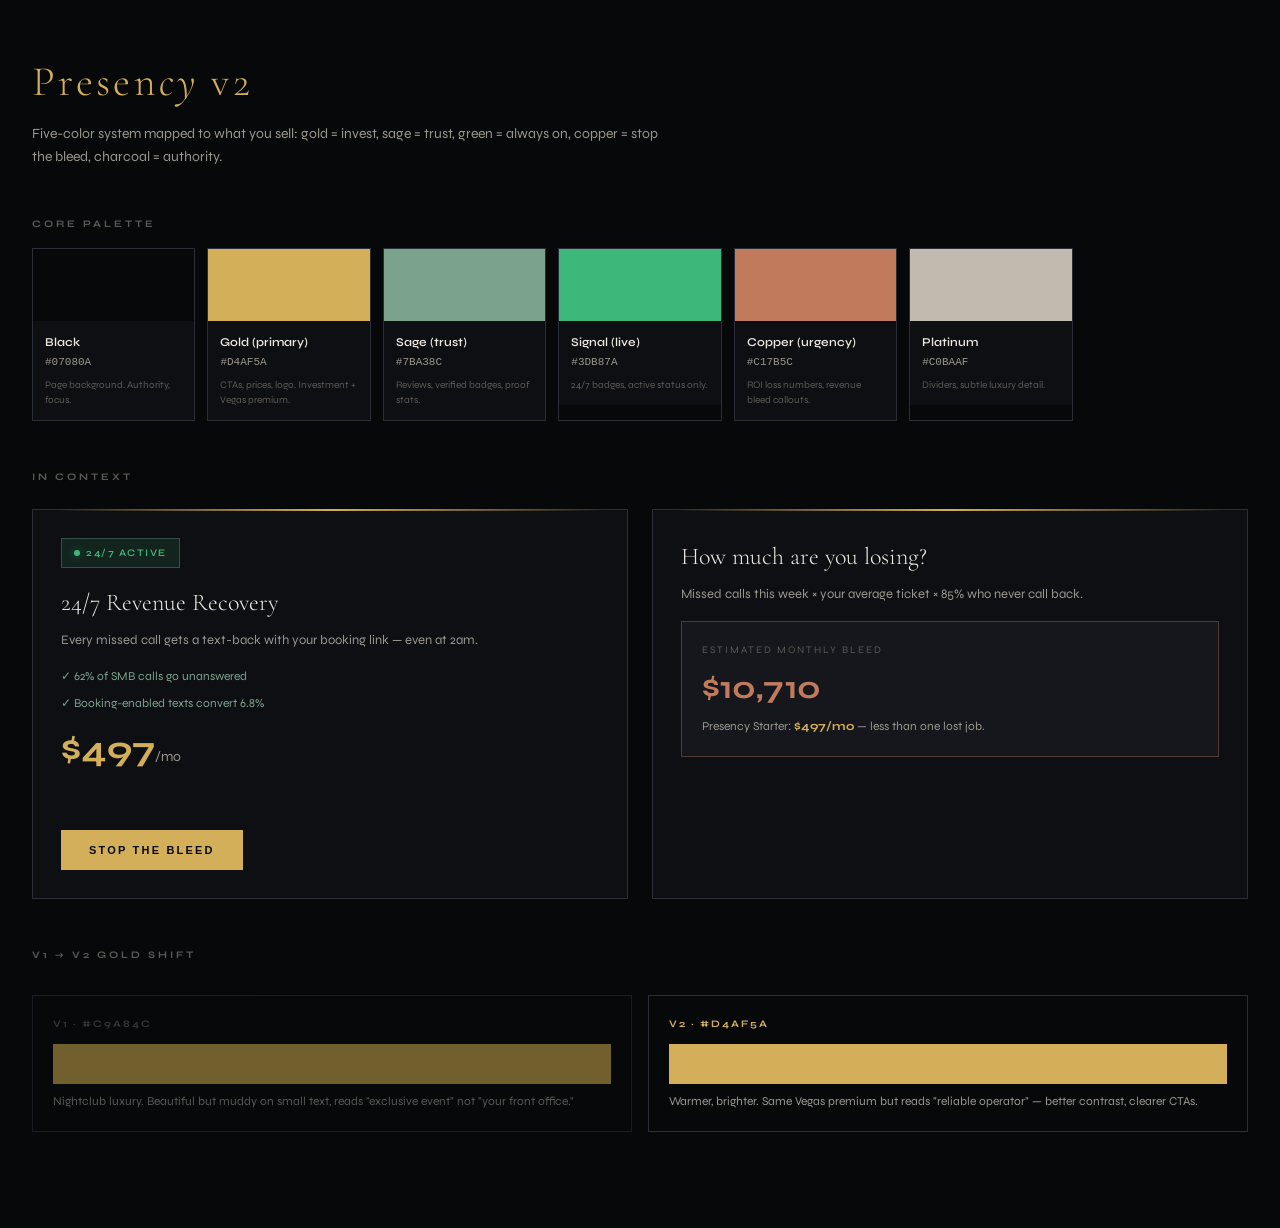
<file: color-preview.html>
<!DOCTYPE html>
<html lang="en">
<head>
<meta charset="UTF-8">
<meta name="viewport" content="width=device-width, initial-scale=1.0">
<title>Presency v2 — Color System Preview</title>
<link href="https://fonts.googleapis.com/css2?family=Cormorant+Garamond:ital,wght@0,300;0,400;1,300&family=Syne:wght@400;500;600;700&display=swap" rel="stylesheet">
<link rel="stylesheet" href="css/tokens.css">
<style>
*{margin:0;padding:0;box-sizing:border-box}
body{background:var(--black);color:var(--text);font-family:var(--font-body);padding:48px 32px;line-height:1.6}
h1{font-family:var(--font-display);font-weight:300;font-size:42px;color:var(--gold);letter-spacing:0.08em;margin-bottom:8px}
.subtitle{color:var(--text-muted);font-size:14px;margin-bottom:48px;max-width:640px}
.section{margin-bottom:48px}
.section h2{font-size:10px;font-weight:700;letter-spacing:0.3em;text-transform:uppercase;color:var(--text-dim);margin-bottom:16px}
.swatches{display:grid;grid-template-columns:repeat(auto-fill,minmax(160px,1fr));gap:12px}
.swatch{border:1px solid var(--border);overflow:hidden}
.swatch-color{height:72px}
.swatch-info{padding:12px;background:var(--surface)}
.swatch-name{font-size:12px;font-weight:600;margin-bottom:2px}
.swatch-hex{font-size:11px;color:var(--text-muted);font-family:monospace}
.swatch-use{font-size:10px;color:var(--text-dim);margin-top:6px;line-height:1.5}
.demo-grid{display:grid;grid-template-columns:1fr 1fr;gap:24px;margin-top:24px}
@media(max-width:720px){.demo-grid{grid-template-columns:1fr}}
.card{background:var(--surface);border:1px solid var(--border);padding:28px;position:relative}
.card::before{content:'';position:absolute;top:-1px;left:24px;right:24px;height:2px;background:linear-gradient(to right,transparent,var(--gold),transparent)}
.card h3{font-family:var(--font-display);font-size:24px;font-weight:300;margin-bottom:8px}
.card p{font-size:13px;color:var(--text-muted);margin-bottom:16px}
.price{font-size:36px;font-weight:700;color:var(--gold)}
.btn-primary{display:inline-block;background:var(--gold);color:var(--black);font-size:11px;font-weight:700;letter-spacing:0.2em;text-transform:uppercase;padding:14px 28px;border:none;cursor:pointer}
.trust-row{display:flex;align-items:center;gap:8px;font-size:12px;color:var(--trust);margin-bottom:8px}
.live-badge{display:inline-flex;align-items:center;gap:6px;font-size:10px;font-weight:600;letter-spacing:0.15em;text-transform:uppercase;color:var(--live);background:var(--live-muted);border:1px solid var(--trust-border);padding:6px 12px;margin-bottom:16px}
.live-dot{width:6px;height:6px;border-radius:50%;background:var(--live);box-shadow:0 0 8px var(--live-pulse);animation:pulse 2s ease infinite}
@keyframes pulse{0%,100%{opacity:1}50%{opacity:0.4}}
.roi-box{background:var(--surface-raised);border:1px solid var(--urgency-border);padding:20px;margin-top:12px}
.roi-label{font-size:10px;letter-spacing:0.2em;text-transform:uppercase;color:var(--text-dim)}
.roi-loss{font-size:32px;font-weight:700;color:var(--urgency);margin:4px 0}
.roi-vs{font-size:12px;color:var(--text-muted)}
.roi-vs strong{color:var(--gold)}
.compare{display:grid;grid-template-columns:1fr 1fr;gap:16px;margin-top:32px}
.compare-col{padding:20px;border:1px solid var(--border)}
.compare-col.old{opacity:0.55}
.compare-col h4{font-size:10px;letter-spacing:0.2em;text-transform:uppercase;margin-bottom:12px}
.compare-col.old h4{color:var(--text-dim)}
.compare-col.new h4{color:var(--gold)}
.old-gold{background:#C9A84C;height:40px;margin-bottom:8px}
.new-gold{background:var(--gold);height:40px;margin-bottom:8px}
</style>
</head>
<body>

<h1>Presen<em style="font-style:italic">cy</em> v2</h1>
<p class="subtitle">Five-color system mapped to what you sell: gold = invest, sage = trust, green = always on, copper = stop the bleed, charcoal = authority.</p>

<div class="section">
  <h2>Core palette</h2>
  <div class="swatches">
    <div class="swatch"><div class="swatch-color" style="background:#07080A"></div><div class="swatch-info"><div class="swatch-name">Black</div><div class="swatch-hex">#07080A</div><div class="swatch-use">Page background. Authority, focus.</div></div></div>
    <div class="swatch"><div class="swatch-color" style="background:#D4AF5A"></div><div class="swatch-info"><div class="swatch-name">Gold (primary)</div><div class="swatch-hex">#D4AF5A</div><div class="swatch-use">CTAs, prices, logo. Investment + Vegas premium.</div></div></div>
    <div class="swatch"><div class="swatch-color" style="background:#7BA38C"></div><div class="swatch-info"><div class="swatch-name">Sage (trust)</div><div class="swatch-hex">#7BA38C</div><div class="swatch-use">Reviews, verified badges, proof stats.</div></div></div>
    <div class="swatch"><div class="swatch-color" style="background:#3DB87A"></div><div class="swatch-info"><div class="swatch-name">Signal (live)</div><div class="swatch-hex">#3DB87A</div><div class="swatch-use">24/7 badges, active status only.</div></div></div>
    <div class="swatch"><div class="swatch-color" style="background:#C17B5C"></div><div class="swatch-info"><div class="swatch-name">Copper (urgency)</div><div class="swatch-hex">#C17B5C</div><div class="swatch-use">ROI loss numbers, revenue bleed callouts.</div></div></div>
    <div class="swatch"><div class="swatch-color" style="background:#C0BAAF"></div><div class="swatch-info"><div class="swatch-name">Platinum</div><div class="swatch-hex">#C0BAAF</div><div class="swatch-use">Dividers, subtle luxury detail.</div></div></div>
  </div>
</div>

<div class="section">
  <h2>In context</h2>
  <div class="demo-grid">
    <div class="card">
      <div class="live-badge"><span class="live-dot"></span> 24/7 Active</div>
      <h3>24/7 Revenue Recovery</h3>
      <p>Every missed call gets a text-back with your booking link — even at 2am.</p>
      <div class="trust-row">✓ 62% of SMB calls go unanswered</div>
      <div class="trust-row">✓ Booking-enabled texts convert 6.8%</div>
      <div class="price">$497<span style="font-size:14px;color:var(--text-muted);font-weight:400">/mo</span></div>
      <br><br>
      <button class="btn-primary">Stop the Bleed</button>
    </div>
    <div class="card">
      <h3>How much are you losing?</h3>
      <p>Missed calls this week × your average ticket × 85% who never call back.</p>
      <div class="roi-box">
        <div class="roi-label">Estimated monthly bleed</div>
        <div class="roi-loss">$10,710</div>
        <div class="roi-vs">Presency Starter: <strong>$497/mo</strong> — less than one lost job.</div>
      </div>
    </div>
  </div>
</div>

<div class="section">
  <h2>v1 → v2 gold shift</h2>
  <div class="compare">
    <div class="compare-col old"><h4>v1 · #C9A84C</h4><div class="old-gold"></div><p style="font-size:12px;color:var(--text-muted)">Nightclub luxury. Beautiful but muddy on small text, reads "exclusive event" not "your front office."</p></div>
    <div class="compare-col new"><h4>v2 · #D4AF5A</h4><div class="new-gold"></div><p style="font-size:12px;color:var(--text-muted)">Warmer, brighter. Same Vegas premium but reads "reliable operator" — better contrast, clearer CTAs.</p></div>
  </div>
</div>

</body>
</html>
</file>
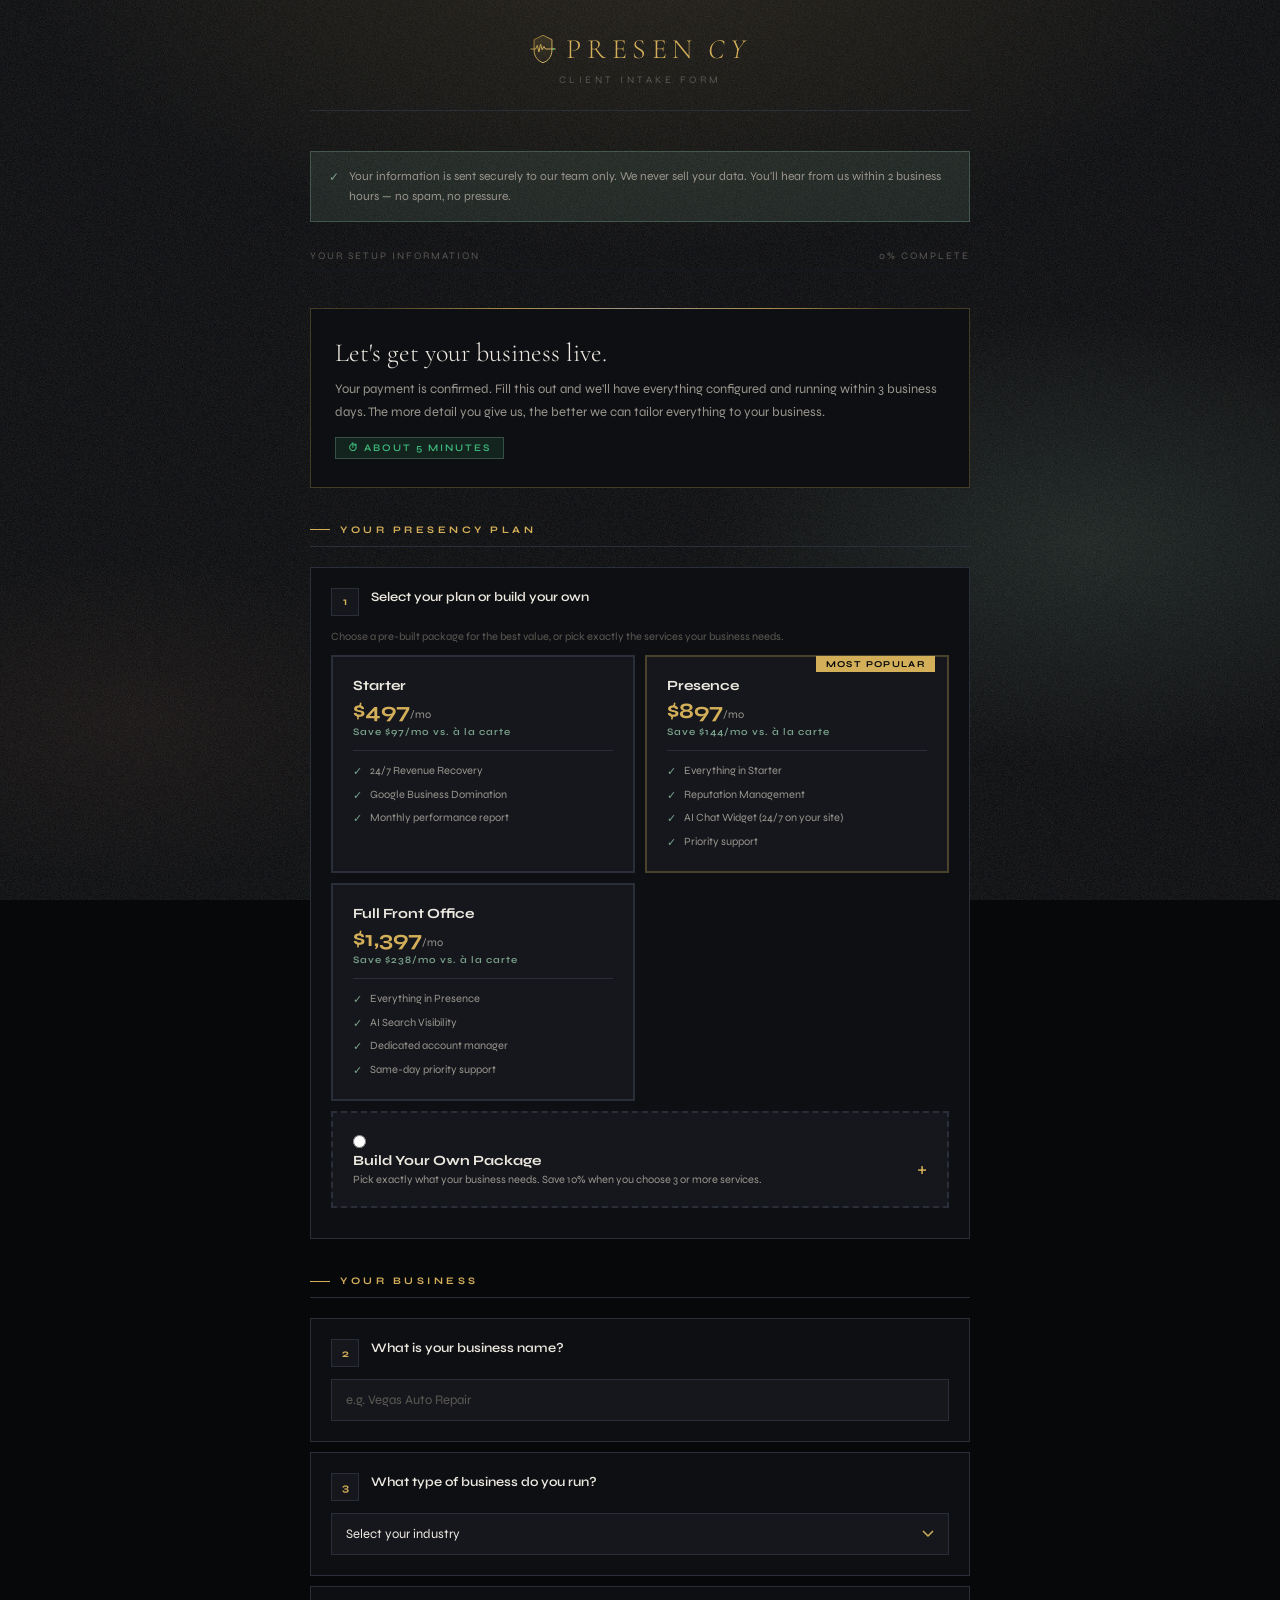
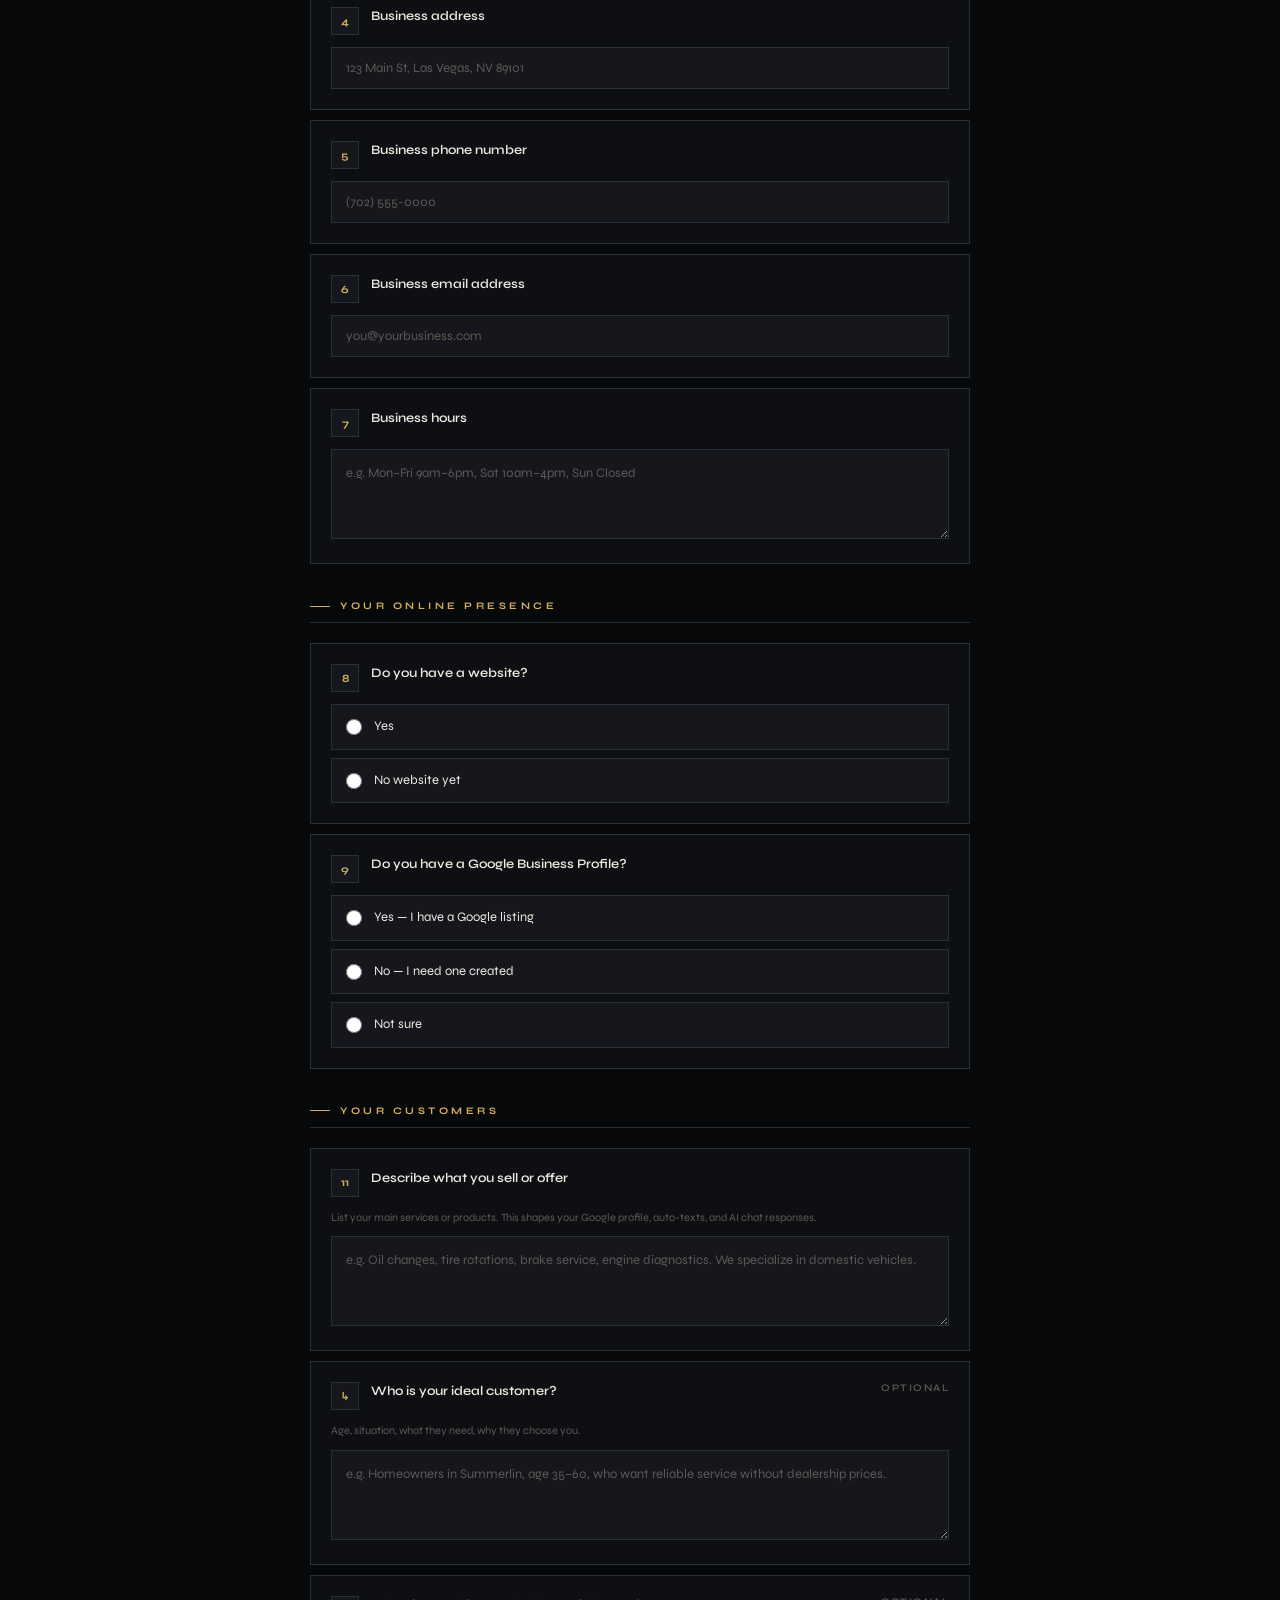
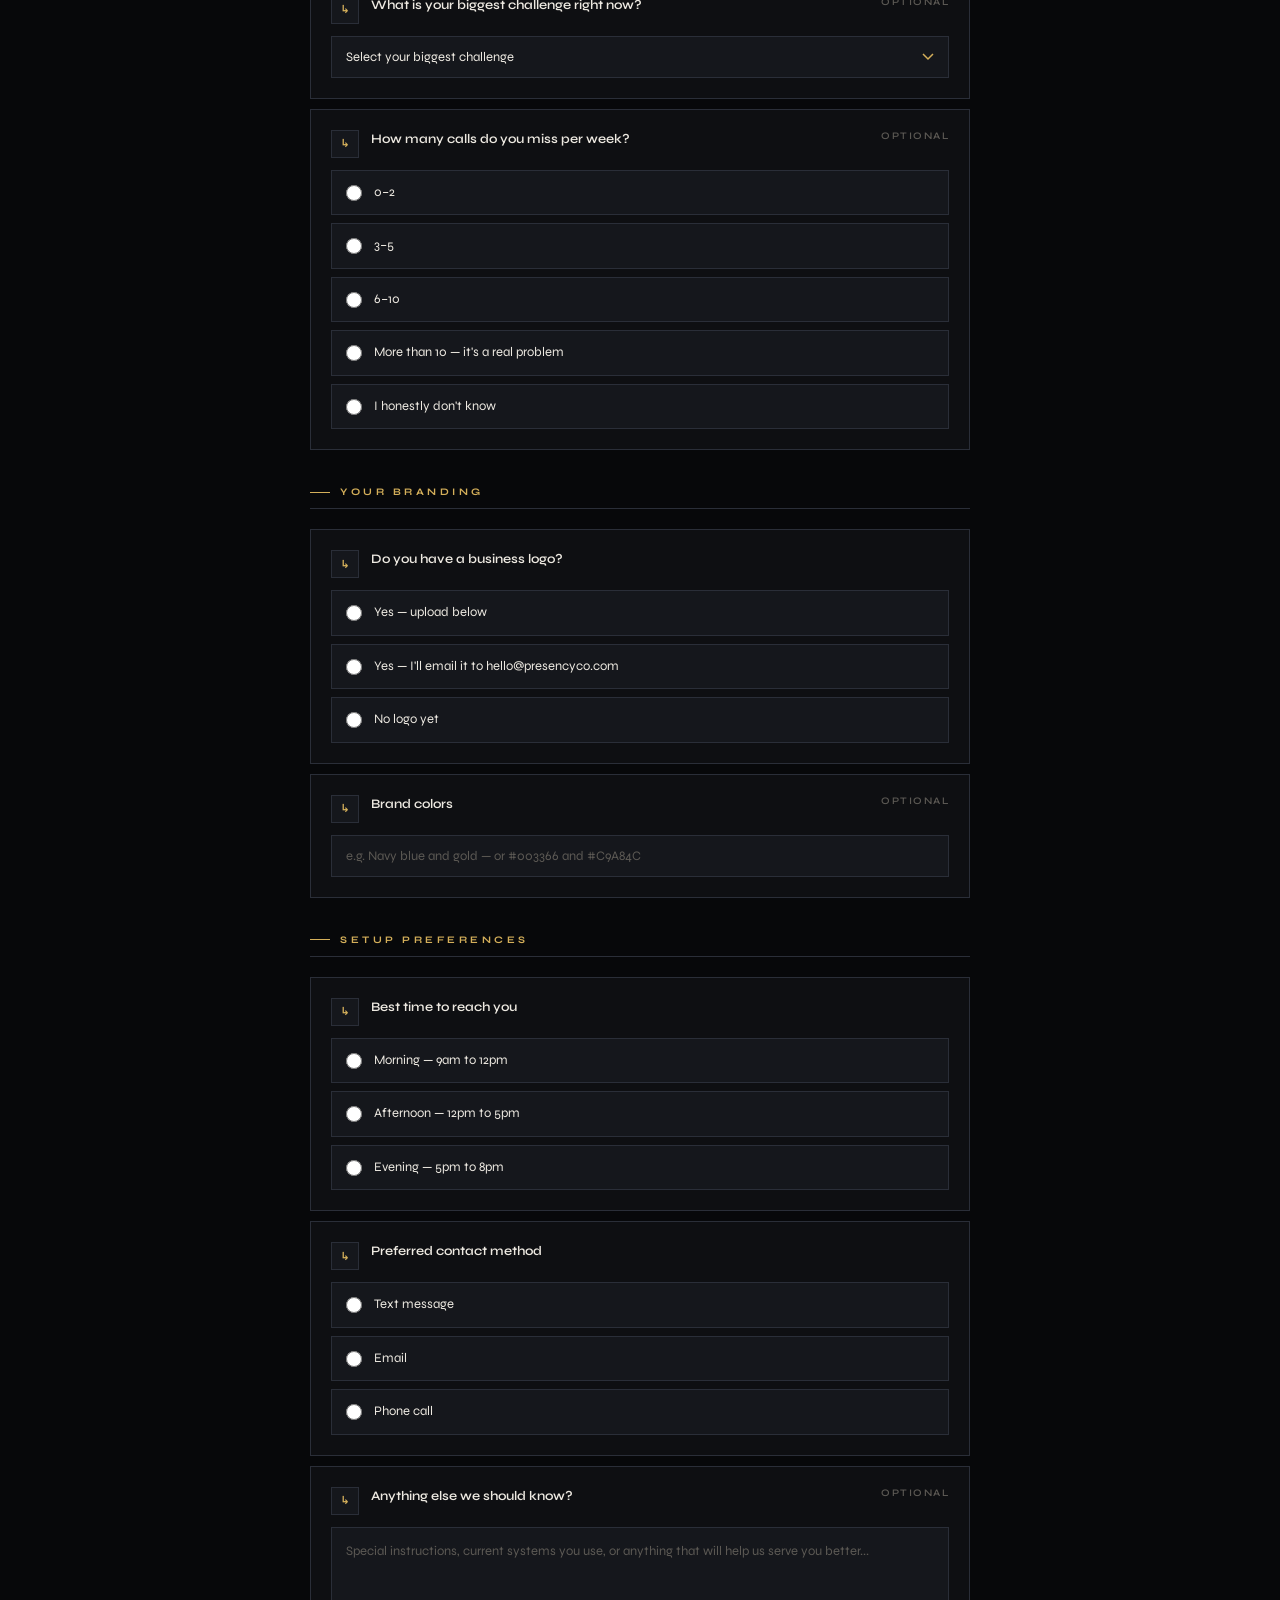
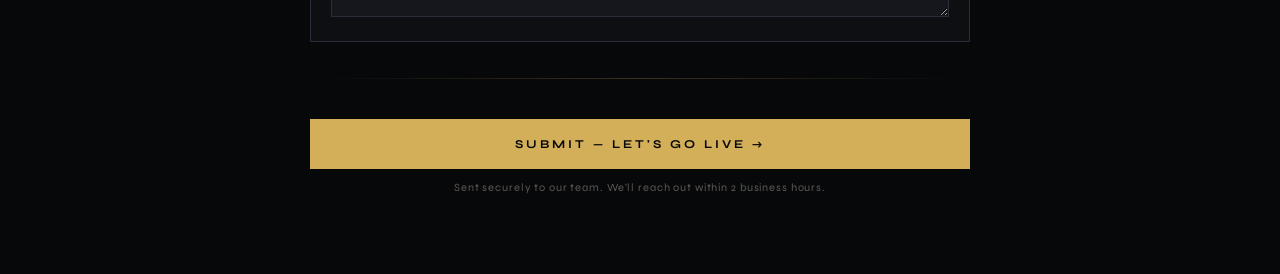
<file: onboarding.html>
<!DOCTYPE html>
<html lang="en">
<head>
<meta charset="UTF-8">
<meta name="viewport" content="width=device-width, initial-scale=1.0">
<title>Presency — Client Intake</title>
<link rel="canonical" href="https://presencyco.com/onboarding.html">
<link rel="icon" href="/favicon.svg" type="image/svg+xml">
<link href="https://fonts.googleapis.com/css2?family=Cormorant+Garamond:ital,wght@0,300;0,400;0,600;1,300&family=Syne:wght@400;500;600;700&display=swap" rel="stylesheet">
<link rel="stylesheet" href="css/tokens.css">
<link rel="stylesheet" href="css/pantheon.css">
<style>
*,*::before,*::after{margin:0;padding:0;box-sizing:border-box}
html{background:var(--black);color:var(--text);font-family:var(--font-body);min-height:100%}
body{max-width:700px;margin:0 auto;padding:0 20px 80px}

.site-header{padding:32px 0 24px;text-align:center;border-bottom:1px solid var(--border);margin-bottom:40px}
.logo{font-family:'Cormorant Garamond',serif;font-size:28px;font-weight:300;letter-spacing:0.2em;color:var(--gold);text-transform:uppercase;display:inline-flex;align-items:center;justify-content:center;gap:10px}
.logo img{height:30px;width:auto}
.logo em{font-style:italic}
.tagline{font-size:10px;letter-spacing:0.35em;text-transform:uppercase;color:var(--text-dim);margin-top:6px}

.progress-wrap{margin-bottom:36px}
.progress-label{display:flex;justify-content:space-between;font-size:10px;letter-spacing:0.2em;text-transform:uppercase;color:var(--text-dim);margin-bottom:8px}
.progress-bar{height:2px;background:var(--surface2)}
.progress-fill{height:100%;background:var(--gold);transition:width 0.4s ease;width:0%}

.welcome{background:var(--surface);border:1px solid var(--gold-border);padding:28px 24px;margin-bottom:36px}
.welcome-title{font-family:'Cormorant Garamond',serif;font-size:26px;font-weight:300;color:var(--text);margin-bottom:10px}
.welcome-sub{font-size:13px;line-height:1.8;color:var(--text-muted)}
.welcome-time{display:inline-block;font-size:10px;font-weight:600;letter-spacing:0.2em;text-transform:uppercase;color:var(--live);margin-top:12px;padding:4px 12px;border:1px solid var(--trust-border);background:var(--live-muted)}
.safe-banner{background:var(--trust-muted);border:1px solid var(--trust-border);padding:14px 18px;margin-bottom:28px;font-size:12px;color:var(--text-muted);line-height:1.7;display:flex;gap:10px;align-items:flex-start}
.safe-banner::before{content:'✓';color:var(--trust);font-weight:700;flex-shrink:0;margin-top:1px}

.section{margin-bottom:36px}
.section-title{font-size:10px;font-weight:700;letter-spacing:0.35em;text-transform:uppercase;color:var(--gold);margin-bottom:20px;padding-bottom:10px;border-bottom:1px solid var(--border);display:flex;align-items:center;gap:10px}
.section-title::before{content:'';display:block;width:20px;height:1px;background:var(--gold)}

.question{background:var(--surface);border:1px solid var(--border);padding:20px;margin-bottom:10px;transition:border-color 0.2s}
.question:focus-within{border-color:var(--gold-dim)}
.q-header{display:flex;align-items:flex-start;gap:12px;margin-bottom:12px}
.q-num{width:28px;height:28px;background:var(--surface2);border:1px solid var(--border);display:flex;align-items:center;justify-content:center;font-size:11px;font-weight:700;color:var(--gold);flex-shrink:0}
.q-label{font-size:13px;font-weight:600;color:var(--text);flex:1;line-height:1.5}
.q-optional{font-size:10px;font-weight:600;letter-spacing:0.15em;text-transform:uppercase;color:var(--text-dim);flex-shrink:0;white-space:nowrap}
.q-help{font-size:11px;color:var(--text-dim);margin-bottom:10px;line-height:1.6}

input[type=text],input[type=email],input[type=tel],input[type=url],textarea,select{
  width:100%;background:var(--surface2);border:1px solid var(--border);color:var(--text);
  font-family:'Syne',sans-serif;font-size:13px;padding:12px 14px;outline:none;transition:border-color 0.2s;-webkit-appearance:none;
}
input:focus,textarea:focus,select:focus{border-color:var(--gold)}
input::placeholder,textarea::placeholder{color:var(--text-dim)}
textarea{min-height:90px;resize:vertical;line-height:1.7}
select{background-image:url("data:image/svg+xml,%3Csvg xmlns='http://www.w3.org/2000/svg' width='12' height='8' viewBox='0 0 12 8'%3E%3Cpath d='M1 1l5 5 5-5' stroke='%23D4AF5A' stroke-width='1.5' fill='none'/%3E%3C/svg%3E");background-repeat:no-repeat;background-position:right 14px center;padding-right:36px;cursor:pointer}
select option{background:var(--surface2);color:var(--text)}

.radio-group,.check-group{display:flex;flex-direction:column;gap:8px}
.radio-item,.check-item{display:flex;align-items:flex-start;gap:12px;padding:12px 14px;background:var(--surface2);border:1px solid var(--border);cursor:pointer;transition:border-color 0.2s}
.radio-item:hover,.check-item:hover{border-color:var(--gold-dim)}
.radio-item input,.check-item input{width:16px;height:16px;accent-color:var(--gold);flex-shrink:0;cursor:pointer;margin-top:2px}
.radio-item label,.check-item label{font-size:13px;color:var(--text);cursor:pointer;flex:1;line-height:1.5}
.radio-item.selected,.check-item.selected{border-color:var(--gold);background:var(--gold-glow)}

/* PRICING CARDS */
.pricing-grid{display:grid;grid-template-columns:1fr 1fr;gap:10px;margin-bottom:10px}
@media(max-width:560px){.pricing-grid{grid-template-columns:1fr}}
.pkg-card{background:var(--surface2);border:2px solid var(--border);padding:20px;cursor:pointer;transition:all 0.2s;position:relative}
.pkg-card:hover{border-color:var(--gold-dim)}
.pkg-card.selected{border-color:var(--gold);background:var(--gold-glow)}
.pkg-card.featured{border-color:var(--gold-border)}
.pkg-badge{position:absolute;top:-1px;right:12px;background:var(--gold);color:var(--black);font-size:9px;font-weight:700;letter-spacing:0.15em;text-transform:uppercase;padding:3px 10px}
.pkg-name{font-size:14px;font-weight:700;color:var(--text);margin-bottom:4px}
.pkg-price{font-size:22px;font-weight:700;color:var(--gold);margin-bottom:2px}
.pkg-price span{font-size:11px;font-weight:400;color:var(--text-muted)}
.pkg-save{font-size:10px;color:var(--trust);font-weight:600;letter-spacing:0.1em;margin-bottom:12px}
.pkg-divider{height:1px;background:var(--border);margin-bottom:12px}
.pkg-features{list-style:none;display:flex;flex-direction:column;gap:6px}
.pkg-features li{font-size:11px;color:var(--text-muted);display:flex;gap:8px;line-height:1.5}
.pkg-features li::before{content:'✓';color:var(--trust);flex-shrink:0;font-size:11px;margin-top:1px}
.pkg-card input{position:absolute;opacity:0;pointer-events:none}
.pkg-custom{background:var(--surface2);border:2px dashed var(--border);padding:20px;cursor:pointer;transition:all 0.2s;grid-column:1/-1}
.pkg-custom:hover{border-color:var(--gold-dim)}
.pkg-custom.selected{border-color:var(--gold);background:var(--gold-glow)}
.pkg-custom-header{display:flex;align-items:center;justify-content:space-between;gap:12px}
.pkg-custom-title{font-size:14px;font-weight:700;color:var(--text)}
.pkg-custom-sub{font-size:11px;color:var(--text-muted);margin-top:4px}

/* BUILD YOUR OWN SERVICES */
.byo-section{display:none;margin-top:16px;border-top:1px solid var(--border);padding-top:16px}
.byo-section.visible{display:block}
.service-item{display:flex;align-items:center;justify-content:space-between;padding:14px;background:var(--surface);border:1px solid var(--border);margin-bottom:8px;cursor:pointer;transition:all 0.2s;gap:12px}
.service-item:hover{border-color:var(--gold-dim)}
.service-item.selected{border-color:var(--gold);background:var(--gold-glow)}
.service-check{width:18px;height:18px;accent-color:var(--gold);flex-shrink:0;cursor:pointer}
.service-info{flex:1}
.service-name{font-size:13px;font-weight:600;color:var(--text);margin-bottom:2px}
.service-desc{font-size:11px;color:var(--text-muted);line-height:1.5}
.service-price{font-size:14px;font-weight:700;color:var(--gold);flex-shrink:0}
.byo-total{background:var(--surface2);border:1px solid var(--gold-border);padding:14px 16px;margin-top:4px}
.byo-total-row{display:flex;justify-content:space-between;align-items:center}
.byo-total-label{font-size:11px;font-weight:600;letter-spacing:0.15em;text-transform:uppercase;color:var(--text-muted)}
.byo-total-price{font-size:20px;font-weight:700;color:var(--gold)}
.byo-discount{font-size:11px;color:var(--trust);font-weight:600;margin-top:4px;display:none}
.byo-discount.show{display:block}

/* SOCIAL ADD-ON */
.addon-wrap{background:var(--surface2);border:1px solid var(--border);padding:16px;margin-bottom:8px;cursor:pointer;transition:all 0.2s;display:flex;align-items:flex-start;gap:14px}
.addon-wrap:hover{border-color:var(--gold-dim)}
.addon-wrap.selected{border-color:var(--gold);background:var(--gold-glow)}
.addon-wrap input{width:18px;height:18px;accent-color:var(--gold);flex-shrink:0;margin-top:2px}
.addon-info{flex:1}
.addon-name{font-size:13px;font-weight:600;color:var(--text);margin-bottom:3px}
.addon-desc{font-size:11px;color:var(--text-muted);line-height:1.5}
.addon-price{font-size:15px;font-weight:700;color:var(--gold);flex-shrink:0;white-space:nowrap}

.conditional{display:none}
.conditional.visible{display:block}
.field-error{font-size:11px;color:var(--red);margin-top:6px;display:none}
.field-error.show{display:block}
.question.error{border-color:var(--red)}

.upload-zone{border:1px dashed var(--border);padding:24px;text-align:center;cursor:pointer;transition:border-color 0.2s;position:relative}
.upload-zone:hover{border-color:var(--gold)}
.upload-zone input{position:absolute;inset:0;opacity:0;cursor:pointer;width:100%;height:100%}
.upload-text{font-size:12px;color:var(--text-muted)}
.upload-sub{font-size:10px;color:var(--text-dim);margin-top:4px;letter-spacing:0.1em}
.upload-name{font-size:12px;color:var(--gold);margin-top:8px;display:none}

.gold-divider{height:1px;background:linear-gradient(to right,transparent,var(--gold),transparent);margin:8px 0;opacity:0.25}
.submit-wrap{margin-top:40px;text-align:center}
.btn-submit{background:var(--gold);color:var(--black);font-family:var(--font-body);font-size:12px;font-weight:700;letter-spacing:0.25em;text-transform:uppercase;padding:18px 48px;border:none;cursor:pointer;width:100%;transition:opacity 0.2s}
.btn-submit:hover{opacity:0.9}
.btn-submit:disabled{opacity:0.4;cursor:not-allowed}
.submit-note{font-size:11px;color:var(--text-dim);margin-top:12px;letter-spacing:0.08em}
.success-screen{display:none;text-align:center;padding:60px 20px}
.success-screen.show{display:block}
.success-icon{font-size:40px;margin-bottom:20px}
.success-title{font-family:'Cormorant Garamond',serif;font-size:36px;font-weight:300;color:var(--text);margin-bottom:10px}
.success-sub{font-size:14px;color:var(--text-muted);line-height:1.8;max-width:480px;margin:0 auto 20px}
.success-gold{font-size:11px;letter-spacing:0.25em;text-transform:uppercase;color:var(--gold)}
</style>
</head>
<body class="pantheon-root">

<div class="pantheon-mesh" aria-hidden="true"></div>
<div class="pantheon-grain" aria-hidden="true"></div>

<header class="site-header" style="position:relative;z-index:2">
  <div class="logo">
    <img src="assets/logo-mark.svg" alt="" width="30" height="34">
    Presen<em>cy</em>
  </div>
  <div class="tagline">Client Intake Form</div>
</header>

<div class="safe-banner" style="position:relative;z-index:2">Your information is sent securely to our team only. We never sell your data. You'll hear from us within 2 business hours — no spam, no pressure.</div>

<div id="formWrapper" style="position:relative;z-index:2">
  <div class="progress-wrap">
    <div class="progress-label">
      <span>Your Setup Information</span>
      <span id="progressText">Getting started</span>
    </div>
    <div class="progress-bar"><div class="progress-fill" id="progressFill"></div></div>
  </div>

  <div class="welcome pantheon-card pantheon-rim-top">
    <div class="welcome-title">Let's get your business live.</div>
    <div class="welcome-sub">Your payment is confirmed. Fill this out and we'll have everything configured and running within 3 business days. The more detail you give us, the better we can tailor everything to your business.</div>
    <span class="welcome-time">⏱ About 5 minutes</span>
  </div>

  <form id="intakeForm" novalidate>

    <!-- SECTION 1: PLAN SELECTION -->
    <div class="section">
      <div class="section-title">Your Presency Plan</div>

      <div class="question" id="q-plan-wrap">
        <div class="q-header">
          <div class="q-num">1</div>
          <div class="q-label">Select your plan or build your own</div>
        </div>
        <div class="q-help">Choose a pre-built package for the best value, or pick exactly the services your business needs.</div>

        <div class="pricing-grid">
          <!-- STARTER -->
          <div class="pkg-card" onclick="selectPackage(this,'starter')" id="pkg-starter">
            <input type="radio" name="plan" value="starter">
            <div class="pkg-name">Starter</div>
            <div class="pkg-price">$497<span>/mo</span></div>
            <div class="pkg-save">Save $97/mo vs. à la carte</div>
            <div class="pkg-divider"></div>
            <ul class="pkg-features">
              <li>24/7 Revenue Recovery</li>
              <li>Google Business Domination</li>
              <li>Monthly performance report</li>
            </ul>
          </div>

          <!-- PRESENCE -->
          <div class="pkg-card featured" onclick="selectPackage(this,'presence')" id="pkg-presence">
            <div class="pkg-badge">Most Popular</div>
            <input type="radio" name="plan" value="presence">
            <div class="pkg-name">Presence</div>
            <div class="pkg-price">$897<span>/mo</span></div>
            <div class="pkg-save">Save $144/mo vs. à la carte</div>
            <div class="pkg-divider"></div>
            <ul class="pkg-features">
              <li>Everything in Starter</li>
              <li>Reputation Management</li>
              <li>AI Chat Widget (24/7 on your site)</li>
              <li>Priority support</li>
            </ul>
          </div>

          <!-- FULL FRONT OFFICE -->
          <div class="pkg-card" onclick="selectPackage(this,'full_front_office')" id="pkg-ffo">
            <input type="radio" name="plan" value="full_front_office">
            <div class="pkg-name">Full Front Office</div>
            <div class="pkg-price">$1,397<span>/mo</span></div>
            <div class="pkg-save">Save $238/mo vs. à la carte</div>
            <div class="pkg-divider"></div>
            <ul class="pkg-features">
              <li>Everything in Presence</li>
              <li>AI Search Visibility</li>
              <li>Dedicated account manager</li>
              <li>Same-day priority support</li>
            </ul>
          </div>

          <!-- BUILD YOUR OWN -->
          <div class="pkg-custom" onclick="selectPackage(this,'custom')" id="pkg-custom">
            <input type="radio" name="plan" value="custom">
            <div class="pkg-custom-header">
              <div>
                <div class="pkg-custom-title">Build Your Own Package</div>
                <div class="pkg-custom-sub">Pick exactly what your business needs. Save 10% when you choose 3 or more services.</div>
              </div>
              <div style="font-size:22px;color:var(--gold);flex-shrink:0">+</div>
            </div>

            <div class="byo-section" id="byo-section">
              <div class="service-item" onclick="toggleService(event,this,'svc_missed_call',297)">
                <input type="checkbox" name="svc_missed_call" value="297" class="service-check">
                <div class="service-info">
                  <div class="service-name">24/7 Revenue Recovery</div>
                  <div class="service-desc">Every missed call gets an instant text with your booking link. Recover leads 24/7.</div>
                </div>
                <div class="service-price">$297<span style="font-size:10px;font-weight:400;color:var(--text-muted)">/mo</span></div>
              </div>

              <div class="service-item" onclick="toggleService(event,this,'svc_gbp',297)">
                <input type="checkbox" name="svc_gbp" value="297" class="service-check">
                <div class="service-info">
                  <div class="service-name">Google Business Domination</div>
                  <div class="service-desc">Weekly posts, photos, verification, and NAP hygiene. Dominate local search.</div>
                </div>
                <div class="service-price">$297<span style="font-size:10px;font-weight:400;color:var(--text-muted)">/mo</span></div>
              </div>

              <div class="service-item" onclick="toggleService(event,this,'svc_reviews',297)">
                <input type="checkbox" name="svc_reviews" value="297" class="service-check">
                <div class="service-info">
                  <div class="service-name">Reputation Management</div>
                  <div class="service-desc">Automated review requests plus AI-drafted responses to every review.</div>
                </div>
                <div class="service-price">$297<span style="font-size:10px;font-weight:400;color:var(--text-muted)">/mo</span></div>
              </div>

              <div class="service-item" onclick="toggleService(event,this,'svc_chat',347)">
                <input type="checkbox" name="svc_chat" value="347" class="service-check">
                <div class="service-info">
                  <div class="service-name">AI Chat Widget</div>
                  <div class="service-desc">AI answers customer questions on your website around the clock. No human needed.</div>
                </div>
                <div class="service-price">$347<span style="font-size:10px;font-weight:400;color:var(--text-muted)">/mo</span></div>
              </div>

              <div class="service-item" onclick="toggleService(event,this,'svc_ai_visibility',197)">
                <input type="checkbox" name="svc_ai_visibility" value="197" class="service-check">
                <div class="service-info">
                  <div class="service-name">AI Search Visibility</div>
                  <div class="service-desc">Get recommended by Google AI and ChatGPT. Structured data + review signals optimized.</div>
                </div>
                <div class="service-price">$197<span style="font-size:10px;font-weight:400;color:var(--text-muted)">/mo</span></div>
              </div>

              <div class="byo-total">
                <div class="byo-total-row">
                  <div class="byo-total-label">Your Monthly Total</div>
                  <div class="byo-total-price" id="byoTotal">$0/mo</div>
                </div>
                <div class="byo-discount" id="byoDiscount">✦ 10% bundle discount applied — you're saving <span id="byoSavings">$0</span>/mo</div>
              </div>
            </div>
          </div>
        </div>
        <div class="field-error" id="q-plan-err">Please select a plan or build your own package.</div>
      </div>
    </div>

    <!-- SECTION 2: YOUR BUSINESS -->
    <div class="section">
      <div class="section-title">Your Business</div>

      <div class="question" id="q1-wrap">
        <div class="q-header">
          <div class="q-num">2</div>
          <div class="q-label">What is your business name?</div>
        </div>
        <input type="text" id="q1" name="business_name" placeholder="e.g. Vegas Auto Repair" required>
        <div class="field-error" id="q1-err">Please enter your business name.</div>
      </div>

      <div class="question">
        <div class="q-header">
          <div class="q-num">3</div>
          <div class="q-label">What type of business do you run?</div>
        </div>
        <select id="q2" name="business_type" required>
          <option value="" disabled selected>Select your industry</option>
          <option>Restaurant or Bar</option>
          <option>Salon or Spa</option>
          <option>Auto Service or Detailing</option>
          <option>Contractor or Home Service</option>
          <option>Retail Store</option>
          <option>Medical or Dental</option>
          <option>Real Estate</option>
          <option>Fitness or Wellness</option>
          <option>Cleaning Service</option>
          <option>Photography or Creative</option>
          <option>Other</option>
        </select>
        <div class="field-error" id="q2-err">Please select your business type.</div>
      </div>

      <div class="question">
        <div class="q-header">
          <div class="q-num">4</div>
          <div class="q-label">Business address</div>
        </div>
        <input type="text" id="q3" name="business_address" placeholder="123 Main St, Las Vegas, NV 89101" required>
        <div class="field-error" id="q3-err">Please enter your business address.</div>
      </div>

      <div class="question">
        <div class="q-header">
          <div class="q-num">5</div>
          <div class="q-label">Business phone number</div>
        </div>
        <input type="tel" id="q4" name="business_phone" placeholder="(702) 555-0000" required>
        <div class="field-error" id="q4-err">Please enter your business phone number.</div>
      </div>

      <div class="question">
        <div class="q-header">
          <div class="q-num">6</div>
          <div class="q-label">Business email address</div>
        </div>
        <input type="email" id="q5" name="business_email" placeholder="you@yourbusiness.com" required>
        <div class="field-error" id="q5-err">Please enter a valid email address.</div>
      </div>

      <div class="question">
        <div class="q-header">
          <div class="q-num">7</div>
          <div class="q-label">Business hours</div>
        </div>
        <textarea id="q6" name="business_hours" placeholder="e.g. Mon–Fri 9am–6pm, Sat 10am–4pm, Sun Closed" required></textarea>
        <div class="field-error" id="q6-err">Please enter your business hours.</div>
      </div>
    </div>

    <!-- SECTION 3: ONLINE PRESENCE -->
    <div class="section">
      <div class="section-title">Your Online Presence</div>

      <div class="question">
        <div class="q-header">
          <div class="q-num">8</div>
          <div class="q-label">Do you have a website?</div>
        </div>
        <div class="radio-group">
          <div class="radio-item" onclick="selectRadio(this,'has_website','yes');showEl('website-url-wrap',true)">
            <input type="radio" name="has_website" value="yes"><label>Yes</label>
          </div>
          <div class="radio-item" onclick="selectRadio(this,'has_website','no');showEl('website-url-wrap',false)">
            <input type="radio" name="has_website" value="no"><label>No website yet</label>
          </div>
        </div>
      </div>

      <div class="question conditional" id="website-url-wrap">
        <div class="q-header">
          <div class="q-num">↳</div>
          <div class="q-label">Website URL</div>
          <div class="q-optional">Optional</div>
        </div>
        <input type="url" name="website_url" placeholder="https://yourbusiness.com">
      </div>

      <div class="question">
        <div class="q-header">
          <div class="q-num">9</div>
          <div class="q-label">Do you have a Google Business Profile?</div>
        </div>
        <div class="radio-group">
          <div class="radio-item" onclick="selectRadio(this,'has_gbp','yes');showEl('gbp-url-wrap',true)">
            <input type="radio" name="has_gbp" value="yes"><label>Yes — I have a Google listing</label>
          </div>
          <div class="radio-item" onclick="selectRadio(this,'has_gbp','no');showEl('gbp-url-wrap',false)">
            <input type="radio" name="has_gbp" value="no"><label>No — I need one created</label>
          </div>
          <div class="radio-item" onclick="selectRadio(this,'has_gbp','unsure');showEl('gbp-url-wrap',false)">
            <input type="radio" name="has_gbp" value="unsure"><label>Not sure</label>
          </div>
        </div>
      </div>

      <div class="question conditional" id="gbp-url-wrap">
        <div class="q-header">
          <div class="q-num">↳</div>
          <div class="q-label">Google Business Profile URL</div>
          <div class="q-optional">Optional</div>
        </div>
        <input type="url" name="gbp_url" placeholder="https://g.page/yourbusiness">
      </div>
    </div>

    <!-- SECTION: REVENUE RECOVERY (booking link for text-back) -->
    <div class="section conditional" id="booking-section">
      <div class="section-title">24/7 Revenue Recovery</div>

      <div class="question">
        <div class="q-header">
          <div class="q-num">↳</div>
          <div class="q-label">Online booking link</div>
          <div class="q-optional">Recommended</div>
        </div>
        <div class="q-help">Cal.com, Square Appointments, Google booking, or any link where customers can schedule. We embed this in every missed-call text-back.</div>
        <input type="url" id="booking_url" name="booking_url" placeholder="https://cal.com/yourbusiness or https://book.yoursite.com">
      </div>

      <div class="question">
        <div class="q-header">
          <div class="q-num">↳</div>
          <div class="q-label">No booking link yet?</div>
        </div>
        <div class="radio-group">
          <div class="radio-item" onclick="selectRadio(this,'booking_setup','have_link')">
            <input type="radio" name="booking_setup" value="have_link"><label>I have a link — entered above</label>
          </div>
          <div class="radio-item" onclick="selectRadio(this,'booking_setup','need_cal')">
            <input type="radio" name="booking_setup" value="need_cal"><label>Set up Cal.com free tier for me during onboarding</label>
          </div>
          <div class="radio-item" onclick="selectRadio(this,'booking_setup','phone_only')">
            <input type="radio" name="booking_setup" value="phone_only"><label>No online booking — text-back will ask them to call back</label>
          </div>
        </div>
      </div>
    </div>

    <!-- SECTION 4: SOCIAL MEDIA (shows for presence, ffo, or custom with social) -->
    <div class="section conditional" id="social-section">
      <div class="section-title">Social Media</div>

      <div class="question">
        <div class="q-header">
          <div class="q-num">10</div>
          <div class="q-label">Do you have social media accounts for your business?</div>
        </div>
        <div class="radio-group">
          <div class="radio-item" onclick="selectRadio(this,'has_social','yes');showEl('social-existing',true);showEl('social-create',false)">
            <input type="radio" name="has_social" value="yes"><label>Yes, I have accounts</label>
          </div>
          <div class="radio-item" onclick="selectRadio(this,'has_social','no');showEl('social-existing',false);showEl('social-create',true)">
            <input type="radio" name="has_social" value="no"><label>No, I don't have any yet</label>
          </div>
          <div class="radio-item" onclick="selectRadio(this,'has_social','some');showEl('social-existing',true);showEl('social-create',true)">
            <input type="radio" name="has_social" value="some"><label>Some but not all platforms</label>
          </div>
        </div>
      </div>

      <div class="question conditional" id="social-existing">
        <div class="q-header">
          <div class="q-num">↳</div>
          <div class="q-label">Your social media handles or URLs</div>
          <div class="q-optional">Optional</div>
        </div>
        <input type="text" name="instagram" placeholder="Instagram: @yourbusiness" style="margin-bottom:8px">
        <input type="url" name="facebook" placeholder="Facebook: https://facebook.com/yourbusiness">
      </div>

      <div class="question conditional" id="social-create">
        <div class="q-header">
          <div class="q-num">↳</div>
          <div class="q-label">Would you like us to create and fully brand your social media accounts?</div>
        </div>
        <div class="q-help">We create, optimize, and brand your Instagram and Facebook business pages — custom bio, branding applied, first post published. One-time service.</div>
        <div class="addon-wrap" onclick="toggleAddon(this,'social_setup_addon','497')">
          <input type="checkbox" name="social_setup_addon" value="497">
          <div class="addon-info">
            <div class="addon-name">Social Media Account Setup</div>
            <div class="addon-desc">Complete Instagram + Facebook setup, branded and ready to post. Done within your 3-day onboarding window.</div>
          </div>
          <div class="addon-price">$497 <span style="font-size:10px;font-weight:400;color:var(--text-muted)">one-time</span></div>
        </div>
      </div>

      <div class="question">
        <div class="q-header">
          <div class="q-num">11</div>
          <div class="q-label">What tone should your social media content have?</div>
        </div>
        <div class="radio-group">
          <div class="radio-item" onclick="selectRadio(this,'social_tone','professional')">
            <input type="radio" name="social_tone" value="professional"><label>Professional — polished, trust-building, credibility-focused</label>
          </div>
          <div class="radio-item" onclick="selectRadio(this,'social_tone','friendly')">
            <input type="radio" name="social_tone" value="friendly"><label>Friendly — warm, approachable, community-first</label>
          </div>
          <div class="radio-item" onclick="selectRadio(this,'social_tone','energetic')">
            <input type="radio" name="social_tone" value="energetic"><label>Energetic — bold, exciting, attention-grabbing</label>
          </div>
          <div class="radio-item" onclick="selectRadio(this,'social_tone','local')">
            <input type="radio" name="social_tone" value="local"><label>Local — Las Vegas focused, neighborhood feel</label>
          </div>
        </div>
      </div>

      <div class="question">
        <div class="q-header">
          <div class="q-num">12</div>
          <div class="q-label">Do you have photos or videos we can use?</div>
        </div>
        <div class="radio-group">
          <div class="radio-item" onclick="selectRadio(this,'has_content','yes')">
            <input type="radio" name="has_content" value="yes"><label>Yes — I'll email photos to hello@presencyco.com</label>
          </div>
          <div class="radio-item" onclick="selectRadio(this,'has_content','some')">
            <input type="radio" name="has_content" value="some"><label>I have some — will send what I have</label>
          </div>
          <div class="radio-item" onclick="selectRadio(this,'has_content','no')">
            <input type="radio" name="has_content" value="no"><label>No — use branded stock photos</label>
          </div>
        </div>
      </div>
    </div>

    <!-- SECTION 5: YOUR CUSTOMERS -->
    <div class="section">
      <div class="section-title">Your Customers</div>

      <div class="question">
        <div class="q-header">
          <div class="q-num" id="qn-services">11</div>
          <div class="q-label">Describe what you sell or offer</div>
        </div>
        <div class="q-help">List your main services or products. This shapes your Google profile, auto-texts, and AI chat responses.</div>
        <textarea id="q-services" name="services_offered" placeholder="e.g. Oil changes, tire rotations, brake service, engine diagnostics. We specialize in domestic vehicles." required></textarea>
        <div class="field-error" id="q-services-err">Please describe your services.</div>
      </div>

      <div class="question">
        <div class="q-header">
          <div class="q-num">↳</div>
          <div class="q-label">Who is your ideal customer?</div>
          <div class="q-optional">Optional</div>
        </div>
        <div class="q-help">Age, situation, what they need, why they choose you.</div>
        <textarea name="ideal_customer" placeholder="e.g. Homeowners in Summerlin, age 35–60, who want reliable service without dealership prices."></textarea>
      </div>

      <div class="question">
        <div class="q-header">
          <div class="q-num">↳</div>
          <div class="q-label">What is your biggest challenge right now?</div>
          <div class="q-optional">Optional</div>
        </div>
        <select name="biggest_challenge">
          <option value="" disabled selected>Select your biggest challenge</option>
          <option>Not getting enough new customers</option>
          <option>Missing too many calls and losing leads</option>
          <option>Too few Google reviews hurting my ranking</option>
          <option>No consistent social media presence</option>
          <option>Hard to keep existing customers coming back</option>
          <option>No online presence at all</option>
          <option>All of the above</option>
        </select>
      </div>

      <div class="question">
        <div class="q-header">
          <div class="q-num">↳</div>
          <div class="q-label">How many calls do you miss per week?</div>
          <div class="q-optional">Optional</div>
        </div>
        <div class="radio-group">
          <div class="radio-item" onclick="selectRadio(this,'missed_calls','0-2')"><input type="radio" name="missed_calls" value="0-2"><label>0–2</label></div>
          <div class="radio-item" onclick="selectRadio(this,'missed_calls','3-5')"><input type="radio" name="missed_calls" value="3-5"><label>3–5</label></div>
          <div class="radio-item" onclick="selectRadio(this,'missed_calls','6-10')"><input type="radio" name="missed_calls" value="6-10"><label>6–10</label></div>
          <div class="radio-item" onclick="selectRadio(this,'missed_calls','10+')"><input type="radio" name="missed_calls" value="10+"><label>More than 10 — it's a real problem</label></div>
          <div class="radio-item" onclick="selectRadio(this,'missed_calls','unknown')"><input type="radio" name="missed_calls" value="unknown"><label>I honestly don't know</label></div>
        </div>
      </div>
    </div>

    <!-- SECTION 6: BRANDING -->
    <div class="section">
      <div class="section-title">Your Branding</div>

      <div class="question">
        <div class="q-header">
          <div class="q-num">↳</div>
          <div class="q-label">Do you have a business logo?</div>
        </div>
        <div class="radio-group">
          <div class="radio-item" onclick="selectRadio(this,'has_logo','upload');showEl('logo-upload-wrap',true)">
            <input type="radio" name="has_logo" value="upload"><label>Yes — upload below</label>
          </div>
          <div class="radio-item" onclick="selectRadio(this,'has_logo','email');showEl('logo-upload-wrap',false)">
            <input type="radio" name="has_logo" value="email"><label>Yes — I'll email it to hello@presencyco.com</label>
          </div>
          <div class="radio-item" onclick="selectRadio(this,'has_logo','no');showEl('logo-upload-wrap',false)">
            <input type="radio" name="has_logo" value="no"><label>No logo yet</label>
          </div>
        </div>
      </div>

      <div class="question conditional" id="logo-upload-wrap">
        <div class="q-header">
          <div class="q-num">↳</div>
          <div class="q-label">Upload your logo</div>
          <div class="q-optional">Optional</div>
        </div>
        <div class="upload-zone">
          <input type="file" name="logo_file" accept=".png,.jpg,.jpeg,.svg,.webp" onchange="handleFile(this,'logoName')">
          <div class="upload-text">Click to upload or drag and drop</div>
          <div class="upload-sub">PNG, JPG, SVG · Max 5MB</div>
          <div class="upload-name" id="logoName"></div>
        </div>
      </div>

      <div class="question">
        <div class="q-header">
          <div class="q-num">↳</div>
          <div class="q-label">Brand colors</div>
          <div class="q-optional">Optional</div>
        </div>
        <input type="text" name="brand_colors" placeholder="e.g. Navy blue and gold — or #003366 and #C9A84C">
      </div>
    </div>

    <!-- SECTION 7: PREFERENCES -->
    <div class="section">
      <div class="section-title">Setup Preferences</div>

      <div class="question">
        <div class="q-header">
          <div class="q-num">↳</div>
          <div class="q-label">Best time to reach you</div>
        </div>
        <div class="radio-group">
          <div class="radio-item" onclick="selectRadio(this,'best_time','morning')"><input type="radio" name="best_time" value="morning"><label>Morning — 9am to 12pm</label></div>
          <div class="radio-item" onclick="selectRadio(this,'best_time','afternoon')"><input type="radio" name="best_time" value="afternoon"><label>Afternoon — 12pm to 5pm</label></div>
          <div class="radio-item" onclick="selectRadio(this,'best_time','evening')"><input type="radio" name="best_time" value="evening"><label>Evening — 5pm to 8pm</label></div>
        </div>
      </div>

      <div class="question">
        <div class="q-header">
          <div class="q-num">↳</div>
          <div class="q-label">Preferred contact method</div>
        </div>
        <div class="radio-group">
          <div class="radio-item" onclick="selectRadio(this,'contact_method','text')"><input type="radio" name="contact_method" value="text"><label>Text message</label></div>
          <div class="radio-item" onclick="selectRadio(this,'contact_method','email')"><input type="radio" name="contact_method" value="email"><label>Email</label></div>
          <div class="radio-item" onclick="selectRadio(this,'contact_method','call')"><input type="radio" name="contact_method" value="call"><label>Phone call</label></div>
        </div>
      </div>

      <div class="question">
        <div class="q-header">
          <div class="q-num">↳</div>
          <div class="q-label">Anything else we should know?</div>
          <div class="q-optional">Optional</div>
        </div>
        <textarea name="additional_notes" placeholder="Special instructions, current systems you use, or anything that will help us serve you better..."></textarea>
      </div>
    </div>

    <div class="gold-divider"></div>
    <div class="submit-wrap">
      <button type="submit" class="btn-submit pantheon-btn-primary" id="submitBtn">Submit — Let's Go Live →</button>
      <div class="submit-note">Sent securely to our team. We'll reach out within 2 business hours.</div>
    </div>
  </form>
</div>

<div class="success-screen" id="successScreen">
  <div class="success-icon">✦</div>
  <div class="success-title">You're all set.</div>
  <div class="success-sub">Your intake is received. Our team will reach out within 2 business hours to begin your onboarding. Most clients are fully live within 3 business days.</div>
  <div class="success-gold">— The Presency Team</div>
</div>

<script>
const WEBHOOK='https://hook.us2.make.com/o15lji6hwctniss6rmeikiek7e5mpmbc';
let byoTotal=0;
let selectedPlan='';

// Pre-fill plan from URL
const params=new URLSearchParams(window.location.search);
const urlPlan=params.get('plan');
if(urlPlan){
  const map={starter:'pkg-starter',presence:'pkg-presence',full_front_office:'pkg-ffo'};
  if(map[urlPlan]){
    const el=document.getElementById(map[urlPlan]);
    if(el)selectPackage(el,urlPlan);
  }
}
updateBookingSection();

function selectPackage(card,plan){
  document.querySelectorAll('.pkg-card,.pkg-custom').forEach(c=>{c.classList.remove('selected')});
  card.classList.add('selected');
  const input=card.querySelector('input[type=radio]');
  if(input)input.checked=true;
  selectedPlan=plan;

  const byoSection=document.getElementById('byo-section');
  if(plan==='custom'){
    byoSection.classList.add('visible');
  } else {
    byoSection.classList.remove('visible');
  }

  const showSocial=plan==='custom';
  showEl('social-section',showSocial);
  updateBookingSection();
  updateProgress();
}

function hasRevenueRecovery(){
  if(selectedPlan==='starter'||selectedPlan==='presence'||selectedPlan==='full_front_office')return true;
  if(selectedPlan==='custom'){
    const cb=document.querySelector('[name=svc_missed_call]');
    return cb&&cb.checked;
  }
  return false;
}

function updateBookingSection(){
  showEl('booking-section',hasRevenueRecovery());
}

function toggleService(e,item,name,price){
  e.stopPropagation();
  const cb=item.querySelector('input[type=checkbox]');
  cb.checked=!cb.checked;
  item.classList.toggle('selected',cb.checked);
  updateBYOTotal();
  if(name==='svc_missed_call')updateBookingSection();
}

function updateBYOTotal(){
  const services=[
    {name:'svc_missed_call',price:297},
    {name:'svc_gbp',price:297},
    {name:'svc_reviews',price:297},
    {name:'svc_chat',price:347},
    {name:'svc_ai_visibility',price:197},
  ];
  let total=0;
  let count=0;
  services.forEach(s=>{
    const cb=document.querySelector('[name='+s.name+']');
    if(cb&&cb.checked){total+=s.price;count++;}
  });
  const discount=count>=3?0.1:0;
  const discounted=Math.round(total*(1-discount));
  const savings=total-discounted;
  byoTotal=discounted;
  document.getElementById('byoTotal').textContent='$'+discounted.toLocaleString()+'/mo';
  const discEl=document.getElementById('byoDiscount');
  if(count>=3){
    discEl.classList.add('show');
    document.getElementById('byoSavings').textContent='$'+savings;
  } else {
    discEl.classList.remove('show');
  }
  updateProgress();
}

function selectRadio(item,name,val){
  document.querySelectorAll('[name='+name+']').forEach(r=>{
    r.closest('.radio-item').classList.remove('selected');
  });
  item.classList.add('selected');
  item.querySelector('input').checked=true;
  updateProgress();
}

function toggleAddon(item,name,price){
  const cb=item.querySelector('input');
  cb.checked=!cb.checked;
  item.classList.toggle('selected',cb.checked);
}

function showEl(id,show){
  const el=document.getElementById(id);
  if(!el)return;
  if(show)el.classList.add('visible');
  else el.classList.remove('visible');
}

function handleFile(input,nameId){
  if(input.files[0]){
    const el=document.getElementById(nameId);
    el.textContent='✓ '+input.files[0].name;
    el.style.display='block';
  }
}

function updateProgress(){
  const fields=['business_name','business_type','business_address','business_phone','business_email','business_hours','services_offered'];
  let filled=fields.filter(n=>{
    const el=document.querySelector('[name='+n+']');
    return el&&el.value.trim().length>0;
  }).length;
  const hasPlan=selectedPlan!=='';
  const total=fields.length+1;
  const pct=Math.round(((filled+(hasPlan?1:0))/total)*100);
  document.getElementById('progressFill').style.width=pct+'%';
  document.getElementById('progressText').textContent=pct+'% complete';
}

document.querySelectorAll('input,textarea,select').forEach(el=>{
  el.addEventListener('input',updateProgress);
  el.addEventListener('change',updateProgress);
});

document.getElementById('intakeForm').addEventListener('submit',async function(e){
  e.preventDefault();
  let valid=true;
  if(!selectedPlan){
    document.getElementById('q-plan-err').classList.add('show');
    document.getElementById('q-plan-wrap').classList.add('error');
    valid=false;
  }
  const required=[
    {id:'q1',err:'q1-err'},{id:'q2',err:'q2-err'},{id:'q3',err:'q3-err'},
    {id:'q4',err:'q4-err'},{id:'q5',err:'q5-err'},{id:'q6',err:'q6-err'},
    {id:'q-services',err:'q-services-err'},
  ];
  required.forEach(({id,err})=>{
    const el=document.getElementById(id);
    if(el&&!el.value.trim()){
      document.getElementById(err).classList.add('show');
      el.closest('.question').classList.add('error');
      valid=false;
    } else {
      if(document.getElementById(err))document.getElementById(err).classList.remove('show');
      if(el)el.closest('.question').classList.remove('error');
    }
  });
  if(!valid){
    document.querySelector('.question.error').scrollIntoView({behavior:'smooth',block:'center'});
    return;
  }
  const btn=document.getElementById('submitBtn');
  btn.disabled=true;
  btn.textContent='Submitting...';
  const data={};
  new FormData(this).forEach((v,k)=>{data[k]=v});
  data.selected_plan=selectedPlan;
  data.byo_total=byoTotal||null;
  data.source='presencyco.com/onboarding';
  data.timestamp=new Date().toISOString();
  try{
    await fetch(WEBHOOK,{method:'POST',headers:{'Content-Type':'application/json'},body:JSON.stringify(data)});
  }catch(e){}
  document.getElementById('formWrapper').style.display='none';
  document.getElementById('successScreen').classList.add('show');
  window.scrollTo(0,0);
  setTimeout(()=>{window.location.href='https://presencyco.com';},8000);
});
updateProgress();
</script>
</body>
</html>
</file>
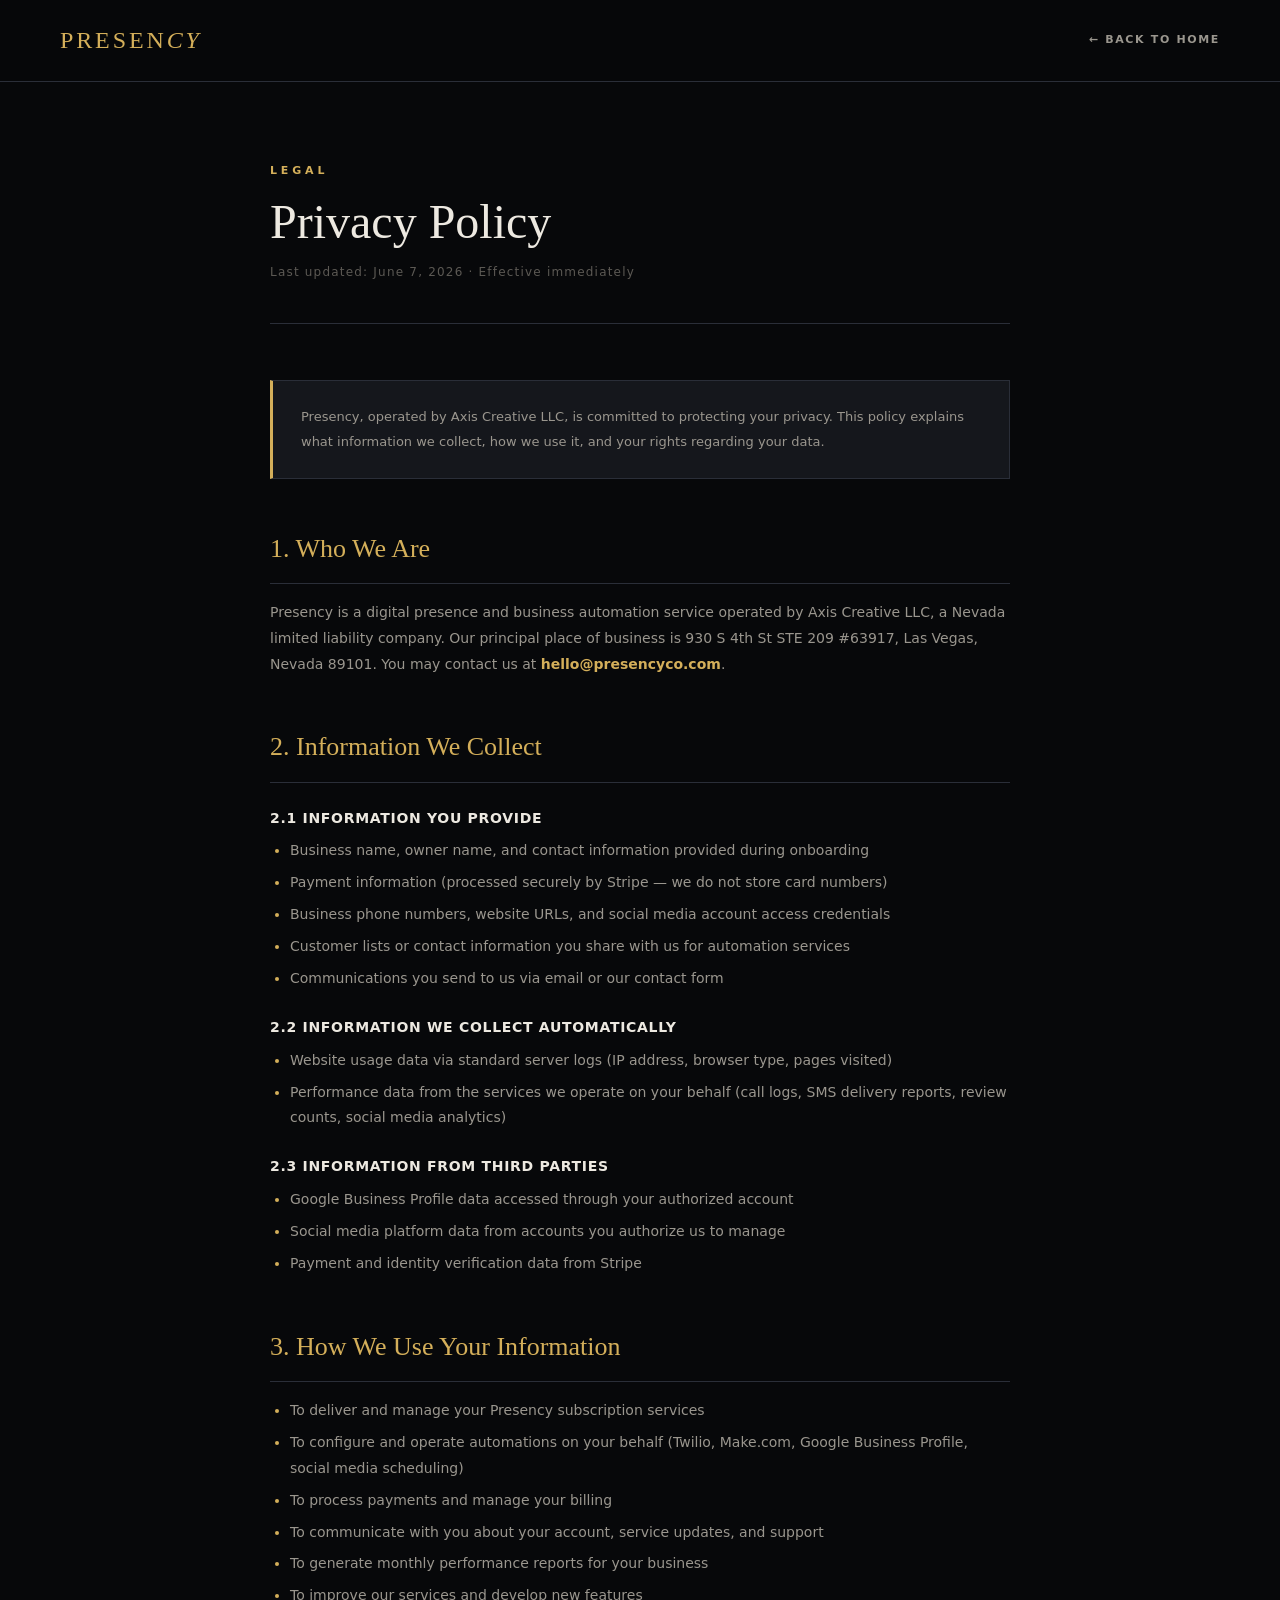
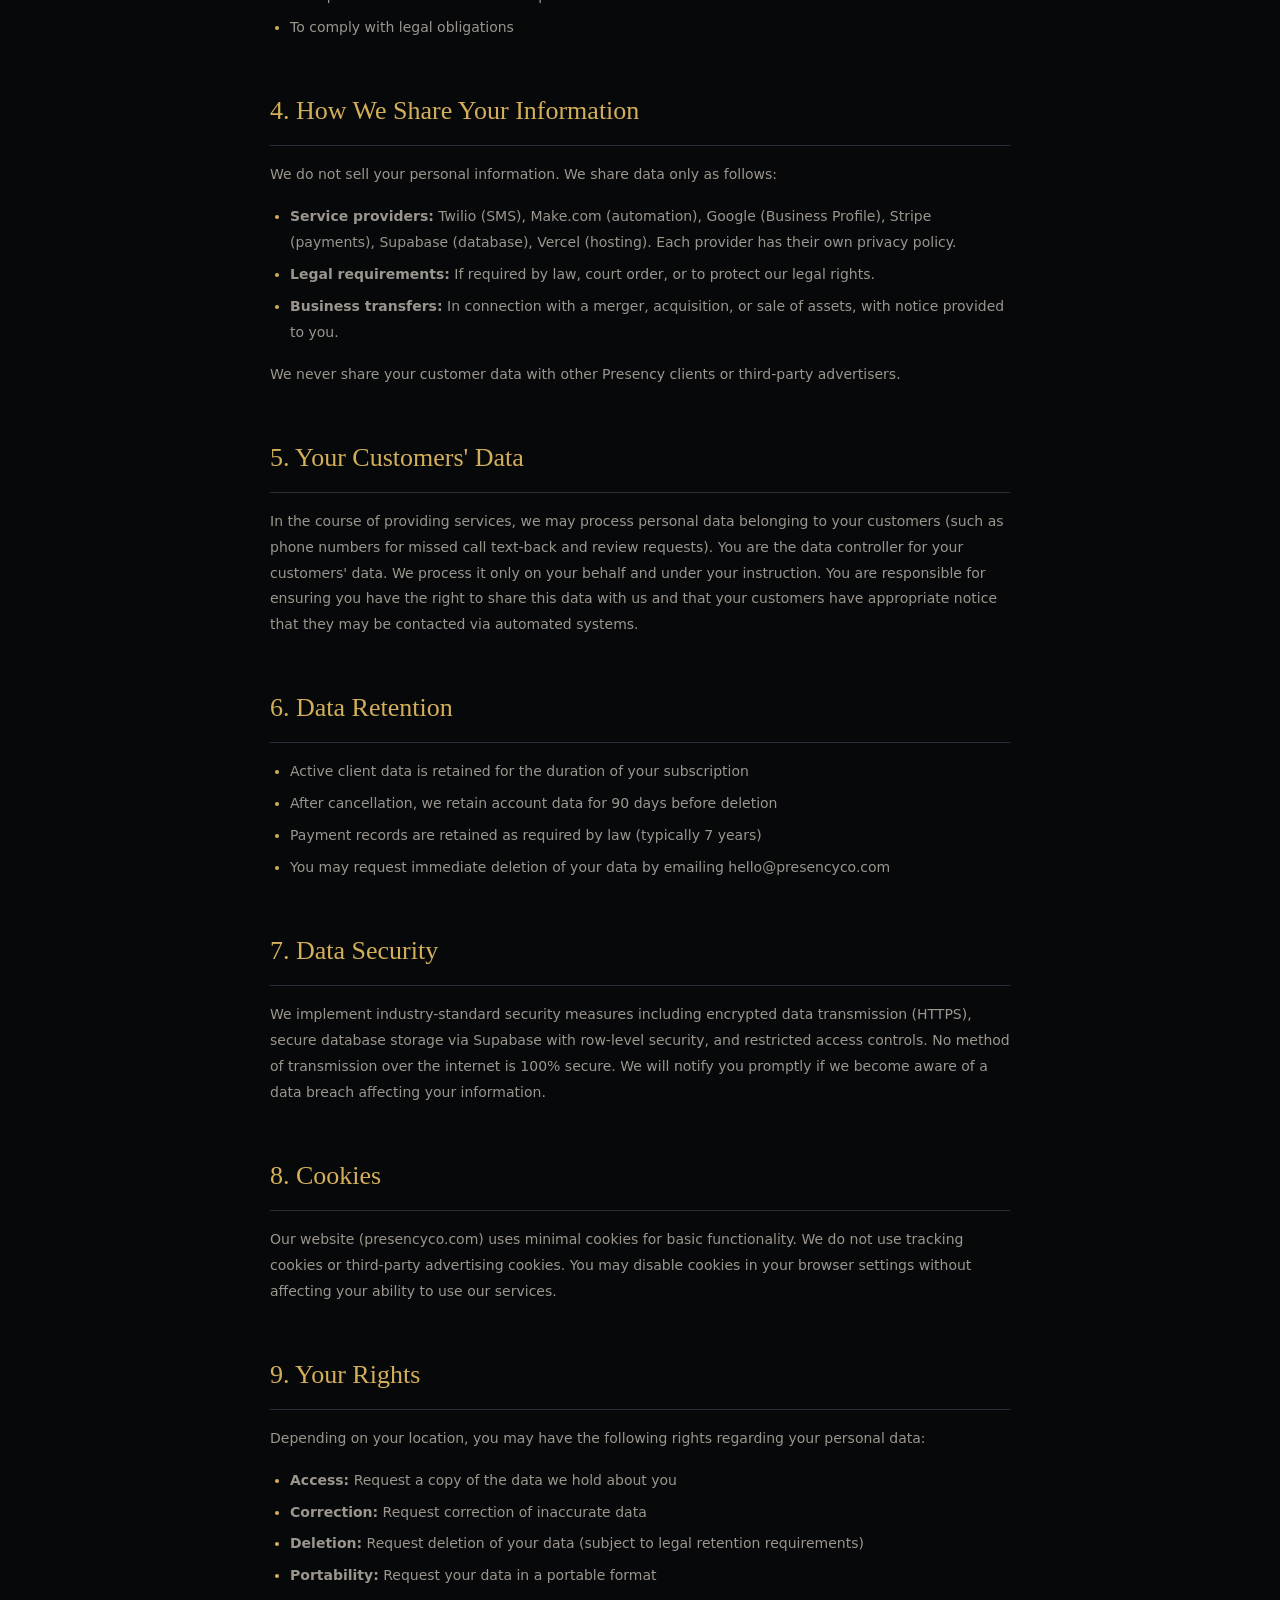
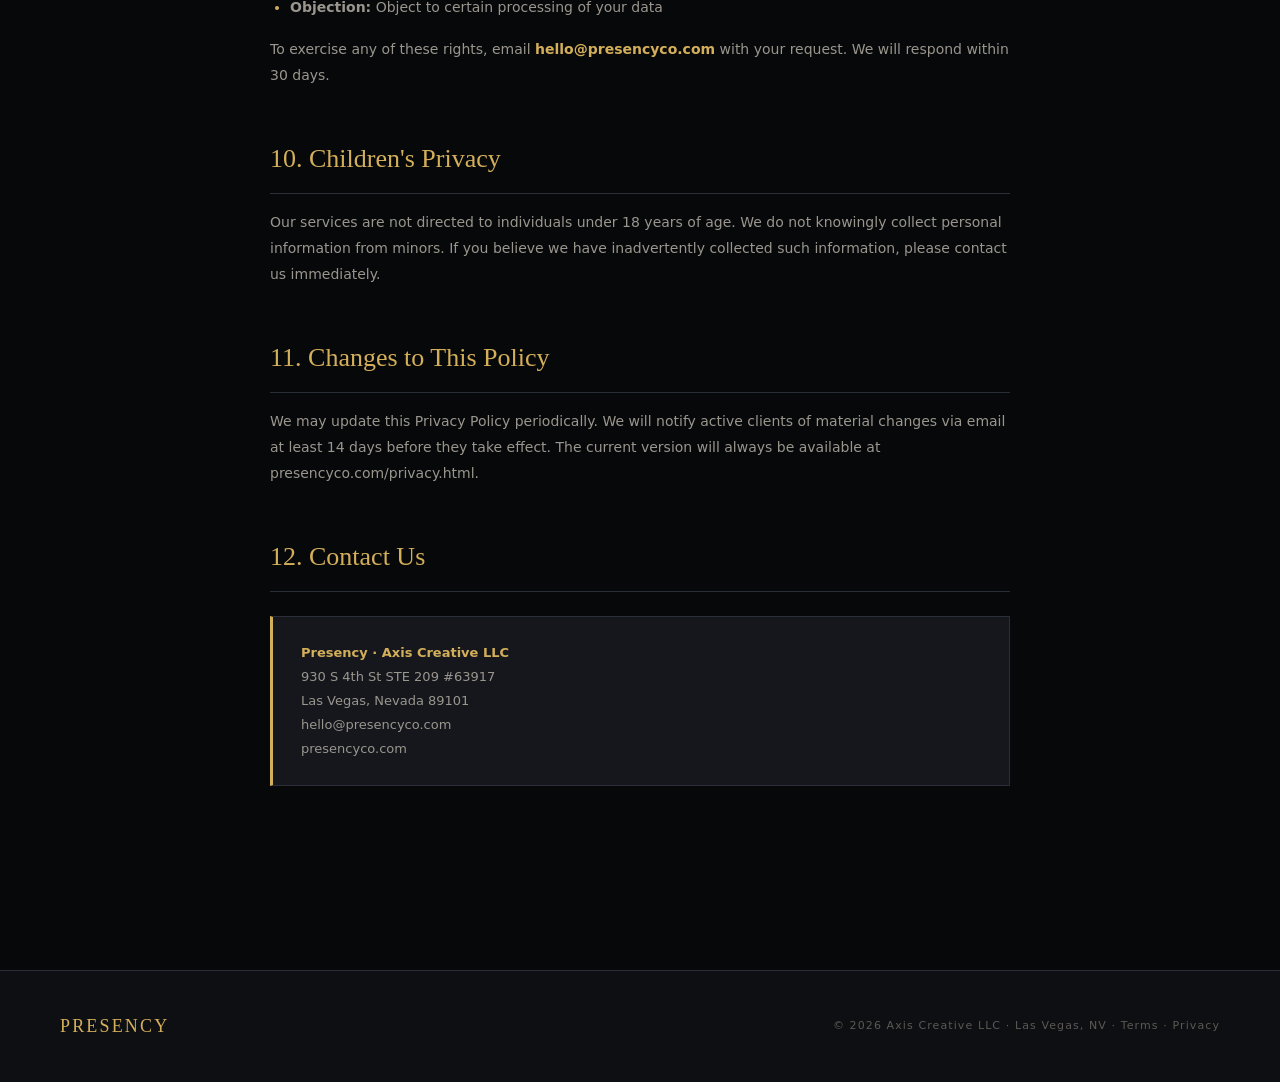
<file: privacy.html>
<!DOCTYPE html>
<html lang="en">
<head>
<meta charset="UTF-8">
<meta name="viewport" content="width=device-width, initial-scale=1.0">
<title>Privacy Policy — Presency</title>
<link rel="canonical" href="https://presencyco.com/privacy.html">
<link rel="icon" href="/favicon.svg" type="image/svg+xml">
<link rel="stylesheet" href="css/tokens.css">
<style>
*,*::before,*::after{margin:0;padding:0;box-sizing:border-box}
body{background:var(--black);color:var(--text);font-family:var(--font-body);line-height:1.7}
nav{position:sticky;top:0;background:rgba(7,8,10,0.97);border-bottom:1px solid var(--border);padding:20px 60px;display:flex;align-items:center;justify-content:space-between;z-index:100}
.nav-logo{font-family:'Cormorant Garamond',serif;font-size:24px;font-weight:300;letter-spacing:0.12em;color:var(--gold);text-transform:uppercase;text-decoration:none}
.nav-logo em{font-style:italic}
.nav-back{font-size:11px;font-weight:600;letter-spacing:0.15em;text-transform:uppercase;color:var(--text-muted);text-decoration:none;transition:color 0.3s}
.nav-back:hover{color:var(--gold)}
.container{max-width:820px;margin:0 auto;padding:80px 40px}
.page-label{font-size:11px;font-weight:600;letter-spacing:0.35em;text-transform:uppercase;color:var(--gold);margin-bottom:16px;display:block}
.page-title{font-family:'Cormorant Garamond',serif;font-size:48px;font-weight:300;color:var(--text);margin-bottom:12px;line-height:1.1}
.page-date{font-size:12px;color:var(--text-dim);letter-spacing:0.1em;margin-bottom:56px;padding-bottom:40px;border-bottom:1px solid var(--border)}
h2{font-family:'Cormorant Garamond',serif;font-size:26px;font-weight:400;color:var(--gold);margin:48px 0 16px;padding-bottom:12px;border-bottom:1px solid var(--border)}
h3{font-size:14px;font-weight:700;color:var(--text);margin:24px 0 8px;letter-spacing:0.05em;text-transform:uppercase}
p{font-size:14px;line-height:1.85;color:var(--text-muted);margin-bottom:16px}
ul{margin:0 0 16px 20px}
ul li{font-size:14px;line-height:1.85;color:var(--text-muted);margin-bottom:6px}
ul li::marker{color:var(--gold)}
.highlight-box{background:var(--surface2);border:1px solid var(--border);border-left:3px solid var(--gold);padding:24px 28px;margin:24px 0}
.highlight-box p{margin:0;font-size:13px}
footer{background:var(--surface);border-top:1px solid var(--border);padding:40px 60px;display:flex;align-items:center;justify-content:space-between;margin-top:80px}
.footer-logo{font-family:'Cormorant Garamond',serif;font-size:18px;font-weight:300;letter-spacing:0.12em;color:var(--gold);text-transform:uppercase}
.footer-copy{font-size:11px;color:var(--text-dim);letter-spacing:0.1em}
@media(max-width:768px){nav{padding:20px 24px}.container{padding:48px 24px}footer{flex-direction:column;gap:12px;text-align:center;padding:28px 24px}}
</style>
</head>
<body>
<nav>
  <a class="nav-logo" href="/">Presen<em>cy</em></a>
  <a class="nav-back" href="/">← Back to Home</a>
</nav>
<div class="container">
  <span class="page-label">Legal</span>
  <h1 class="page-title">Privacy Policy</h1>
  <p class="page-date">Last updated: June 7, 2026 · Effective immediately</p>

  <div class="highlight-box">
    <p>Presency, operated by Axis Creative LLC, is committed to protecting your privacy. This policy explains what information we collect, how we use it, and your rights regarding your data.</p>
  </div>

  <h2>1. Who We Are</h2>
  <p>Presency is a digital presence and business automation service operated by Axis Creative LLC, a Nevada limited liability company. Our principal place of business is 930 S 4th St STE 209 #63917, Las Vegas, Nevada 89101. You may contact us at <strong style="color:var(--gold)">hello@presencyco.com</strong>.</p>

  <h2>2. Information We Collect</h2>
  <h3>2.1 Information You Provide</h3>
  <ul>
    <li>Business name, owner name, and contact information provided during onboarding</li>
    <li>Payment information (processed securely by Stripe — we do not store card numbers)</li>
    <li>Business phone numbers, website URLs, and social media account access credentials</li>
    <li>Customer lists or contact information you share with us for automation services</li>
    <li>Communications you send to us via email or our contact form</li>
  </ul>

  <h3>2.2 Information We Collect Automatically</h3>
  <ul>
    <li>Website usage data via standard server logs (IP address, browser type, pages visited)</li>
    <li>Performance data from the services we operate on your behalf (call logs, SMS delivery reports, review counts, social media analytics)</li>
  </ul>

  <h3>2.3 Information From Third Parties</h3>
  <ul>
    <li>Google Business Profile data accessed through your authorized account</li>
    <li>Social media platform data from accounts you authorize us to manage</li>
    <li>Payment and identity verification data from Stripe</li>
  </ul>

  <h2>3. How We Use Your Information</h2>
  <ul>
    <li>To deliver and manage your Presency subscription services</li>
    <li>To configure and operate automations on your behalf (Twilio, Make.com, Google Business Profile, social media scheduling)</li>
    <li>To process payments and manage your billing</li>
    <li>To communicate with you about your account, service updates, and support</li>
    <li>To generate monthly performance reports for your business</li>
    <li>To improve our services and develop new features</li>
    <li>To comply with legal obligations</li>
  </ul>

  <h2>4. How We Share Your Information</h2>
  <p>We do not sell your personal information. We share data only as follows:</p>
  <ul>
    <li><strong>Service providers:</strong> Twilio (SMS), Make.com (automation), Google (Business Profile), Stripe (payments), Supabase (database), Vercel (hosting). Each provider has their own privacy policy.</li>
    <li><strong>Legal requirements:</strong> If required by law, court order, or to protect our legal rights.</li>
    <li><strong>Business transfers:</strong> In connection with a merger, acquisition, or sale of assets, with notice provided to you.</li>
  </ul>
  <p>We never share your customer data with other Presency clients or third-party advertisers.</p>

  <h2>5. Your Customers' Data</h2>
  <p>In the course of providing services, we may process personal data belonging to your customers (such as phone numbers for missed call text-back and review requests). You are the data controller for your customers' data. We process it only on your behalf and under your instruction. You are responsible for ensuring you have the right to share this data with us and that your customers have appropriate notice that they may be contacted via automated systems.</p>

  <h2>6. Data Retention</h2>
  <ul>
    <li>Active client data is retained for the duration of your subscription</li>
    <li>After cancellation, we retain account data for 90 days before deletion</li>
    <li>Payment records are retained as required by law (typically 7 years)</li>
    <li>You may request immediate deletion of your data by emailing hello@presencyco.com</li>
  </ul>

  <h2>7. Data Security</h2>
  <p>We implement industry-standard security measures including encrypted data transmission (HTTPS), secure database storage via Supabase with row-level security, and restricted access controls. No method of transmission over the internet is 100% secure. We will notify you promptly if we become aware of a data breach affecting your information.</p>

  <h2>8. Cookies</h2>
  <p>Our website (presencyco.com) uses minimal cookies for basic functionality. We do not use tracking cookies or third-party advertising cookies. You may disable cookies in your browser settings without affecting your ability to use our services.</p>

  <h2>9. Your Rights</h2>
  <p>Depending on your location, you may have the following rights regarding your personal data:</p>
  <ul>
    <li><strong>Access:</strong> Request a copy of the data we hold about you</li>
    <li><strong>Correction:</strong> Request correction of inaccurate data</li>
    <li><strong>Deletion:</strong> Request deletion of your data (subject to legal retention requirements)</li>
    <li><strong>Portability:</strong> Request your data in a portable format</li>
    <li><strong>Objection:</strong> Object to certain processing of your data</li>
  </ul>
  <p>To exercise any of these rights, email <strong style="color:var(--gold)">hello@presencyco.com</strong> with your request. We will respond within 30 days.</p>

  <h2>10. Children's Privacy</h2>
  <p>Our services are not directed to individuals under 18 years of age. We do not knowingly collect personal information from minors. If you believe we have inadvertently collected such information, please contact us immediately.</p>

  <h2>11. Changes to This Policy</h2>
  <p>We may update this Privacy Policy periodically. We will notify active clients of material changes via email at least 14 days before they take effect. The current version will always be available at presencyco.com/privacy.html.</p>

  <h2>12. Contact Us</h2>
  <div class="highlight-box">
    <p><strong style="color:var(--gold)">Presency · Axis Creative LLC</strong><br>
    930 S 4th St STE 209 #63917<br>
    Las Vegas, Nevada 89101<br>
    hello@presencyco.com<br>
    presencyco.com</p>
  </div>
</div>

<footer>
  <div class="footer-logo">Presency</div>
  <span class="footer-copy">© 2026 Axis Creative LLC · Las Vegas, NV · 
    <a href="/terms.html" style="color:var(--text-dim);text-decoration:none">Terms</a> · 
    <a href="/privacy.html" style="color:var(--text-dim);text-decoration:none">Privacy</a>
  </span>
</footer>
</body>
</html>
</file>
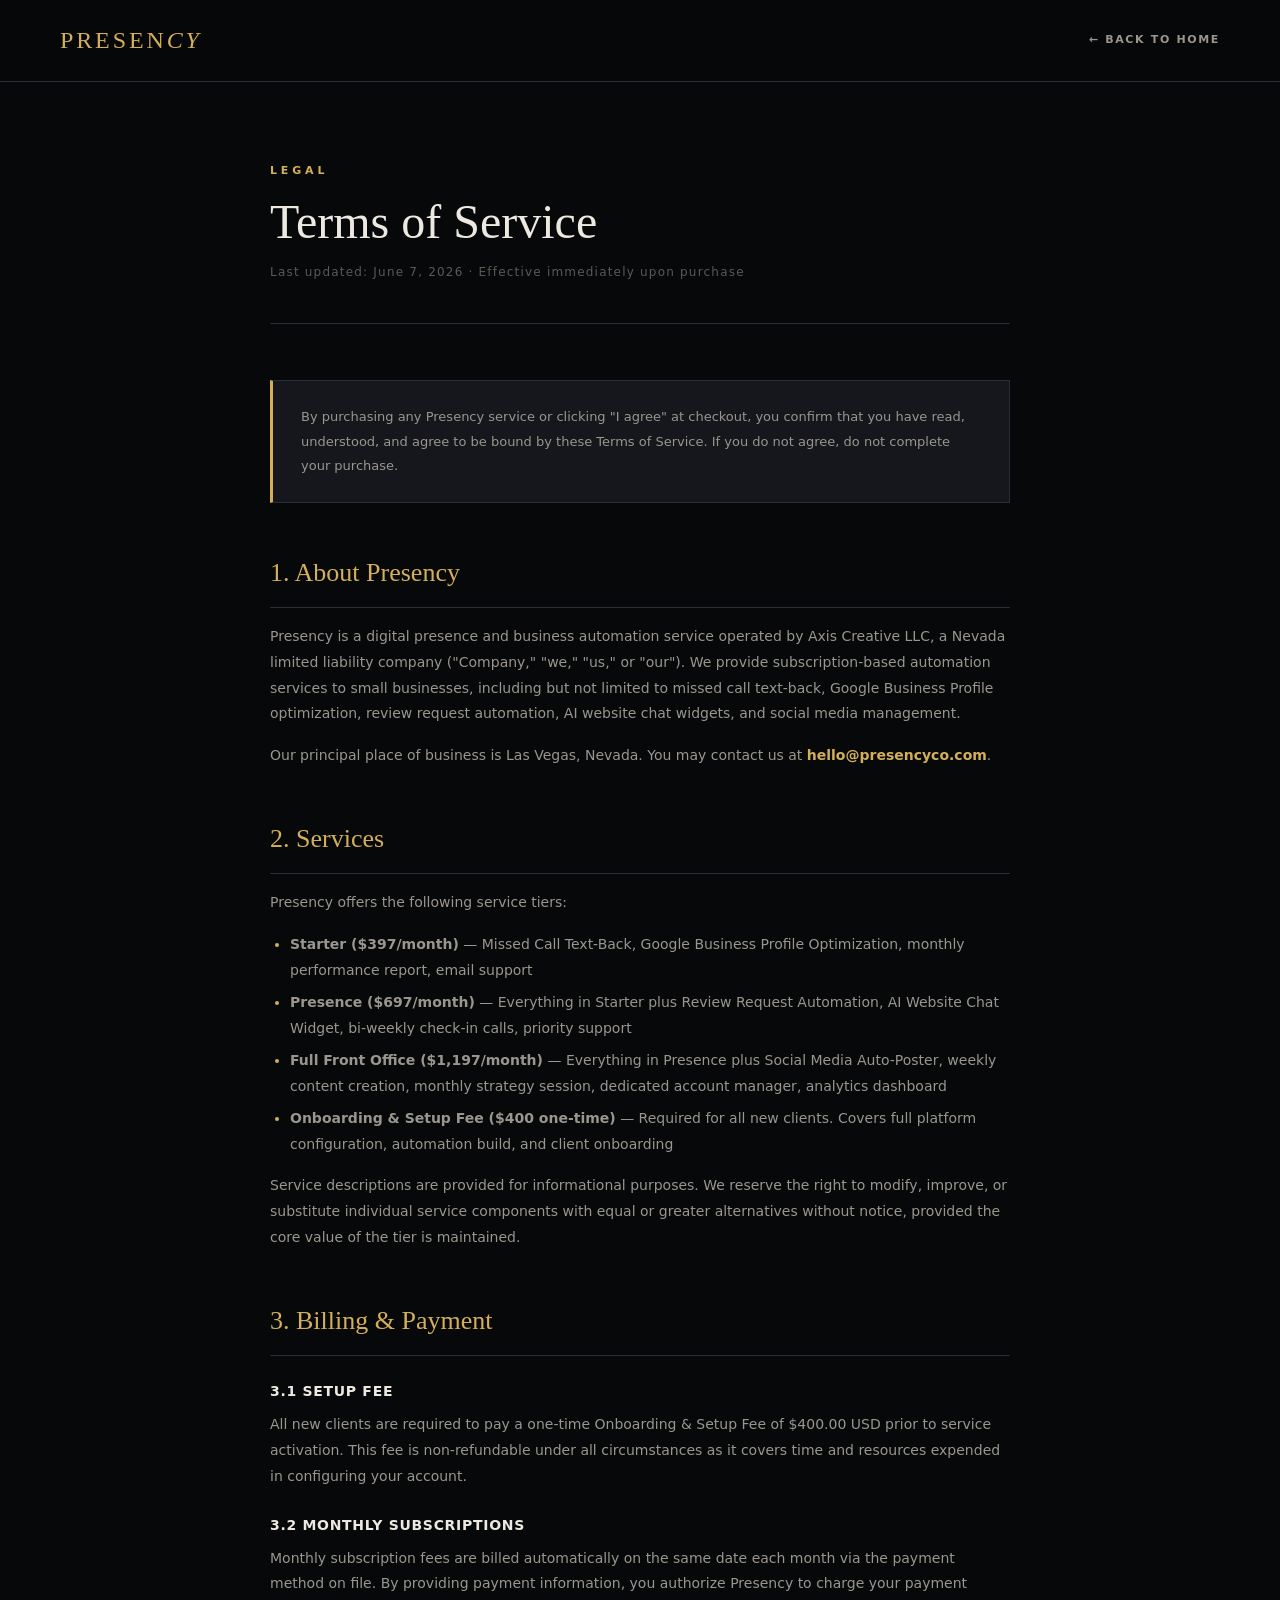
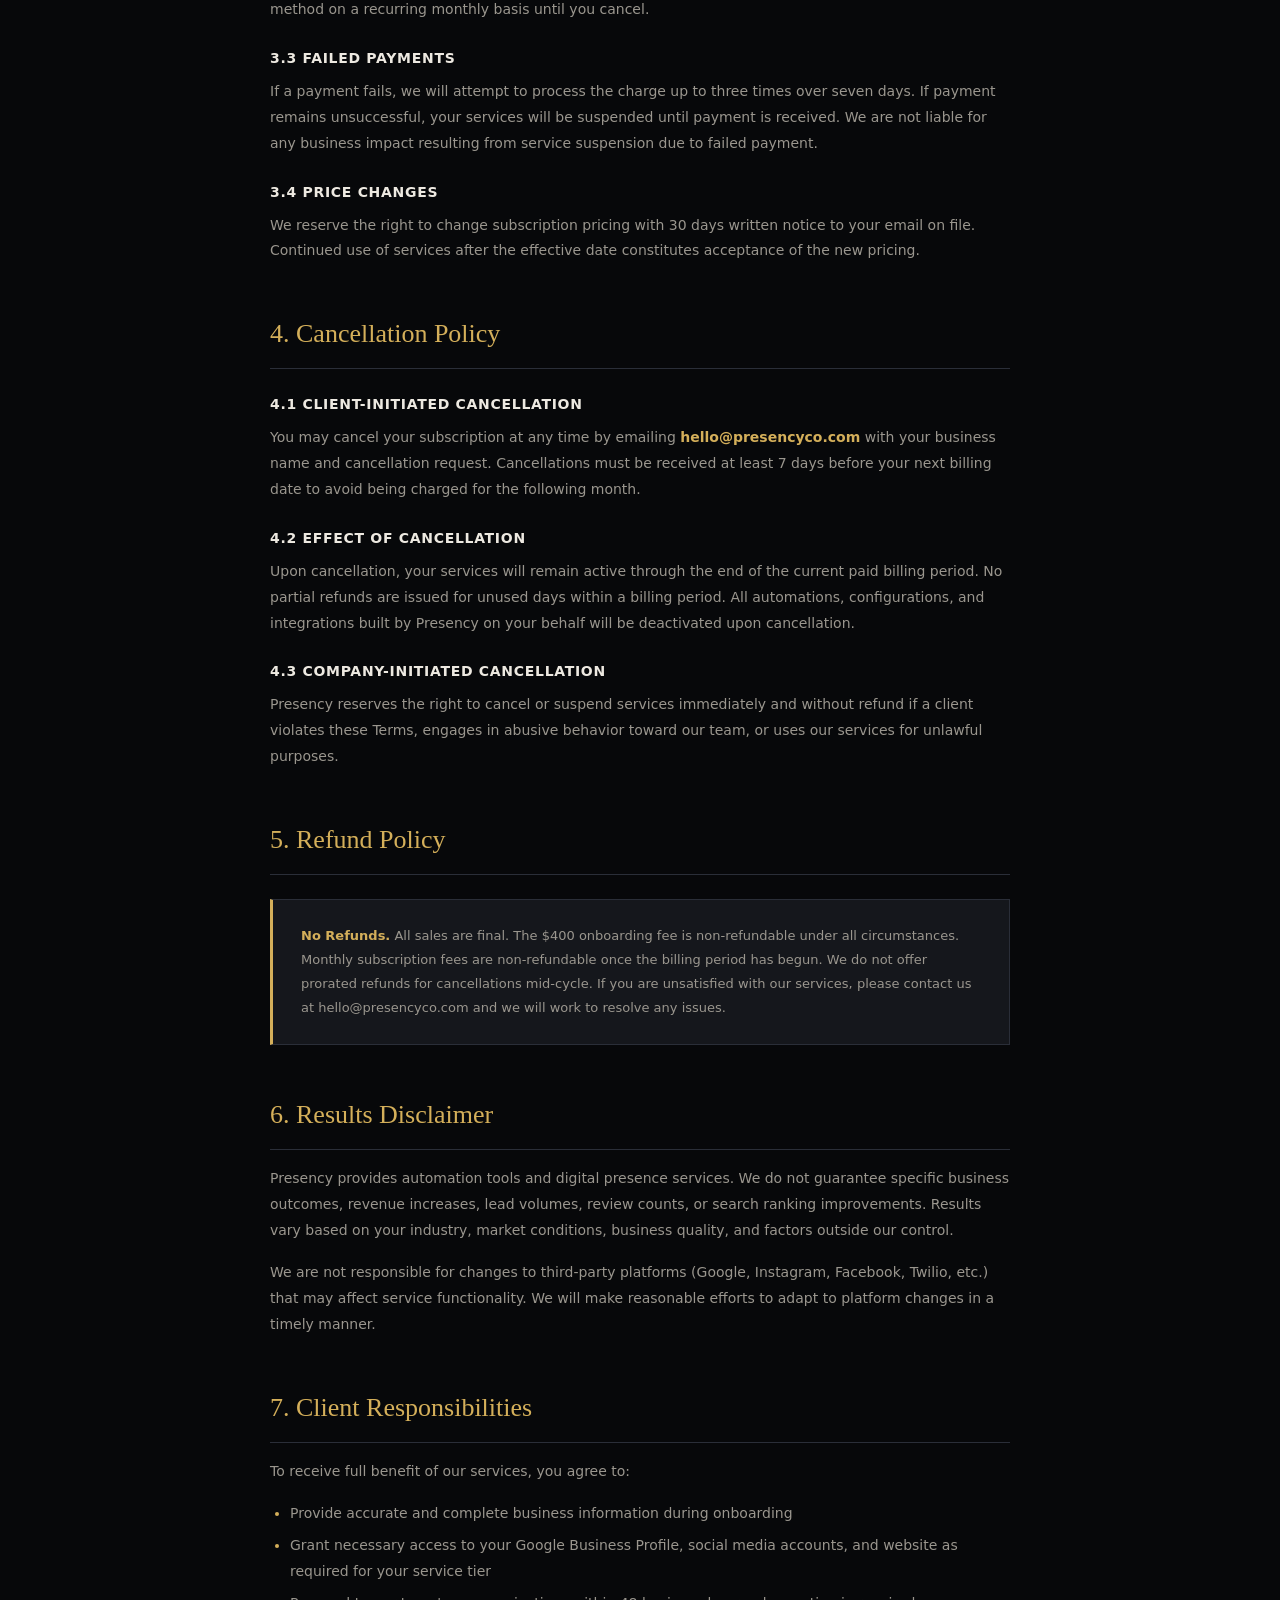
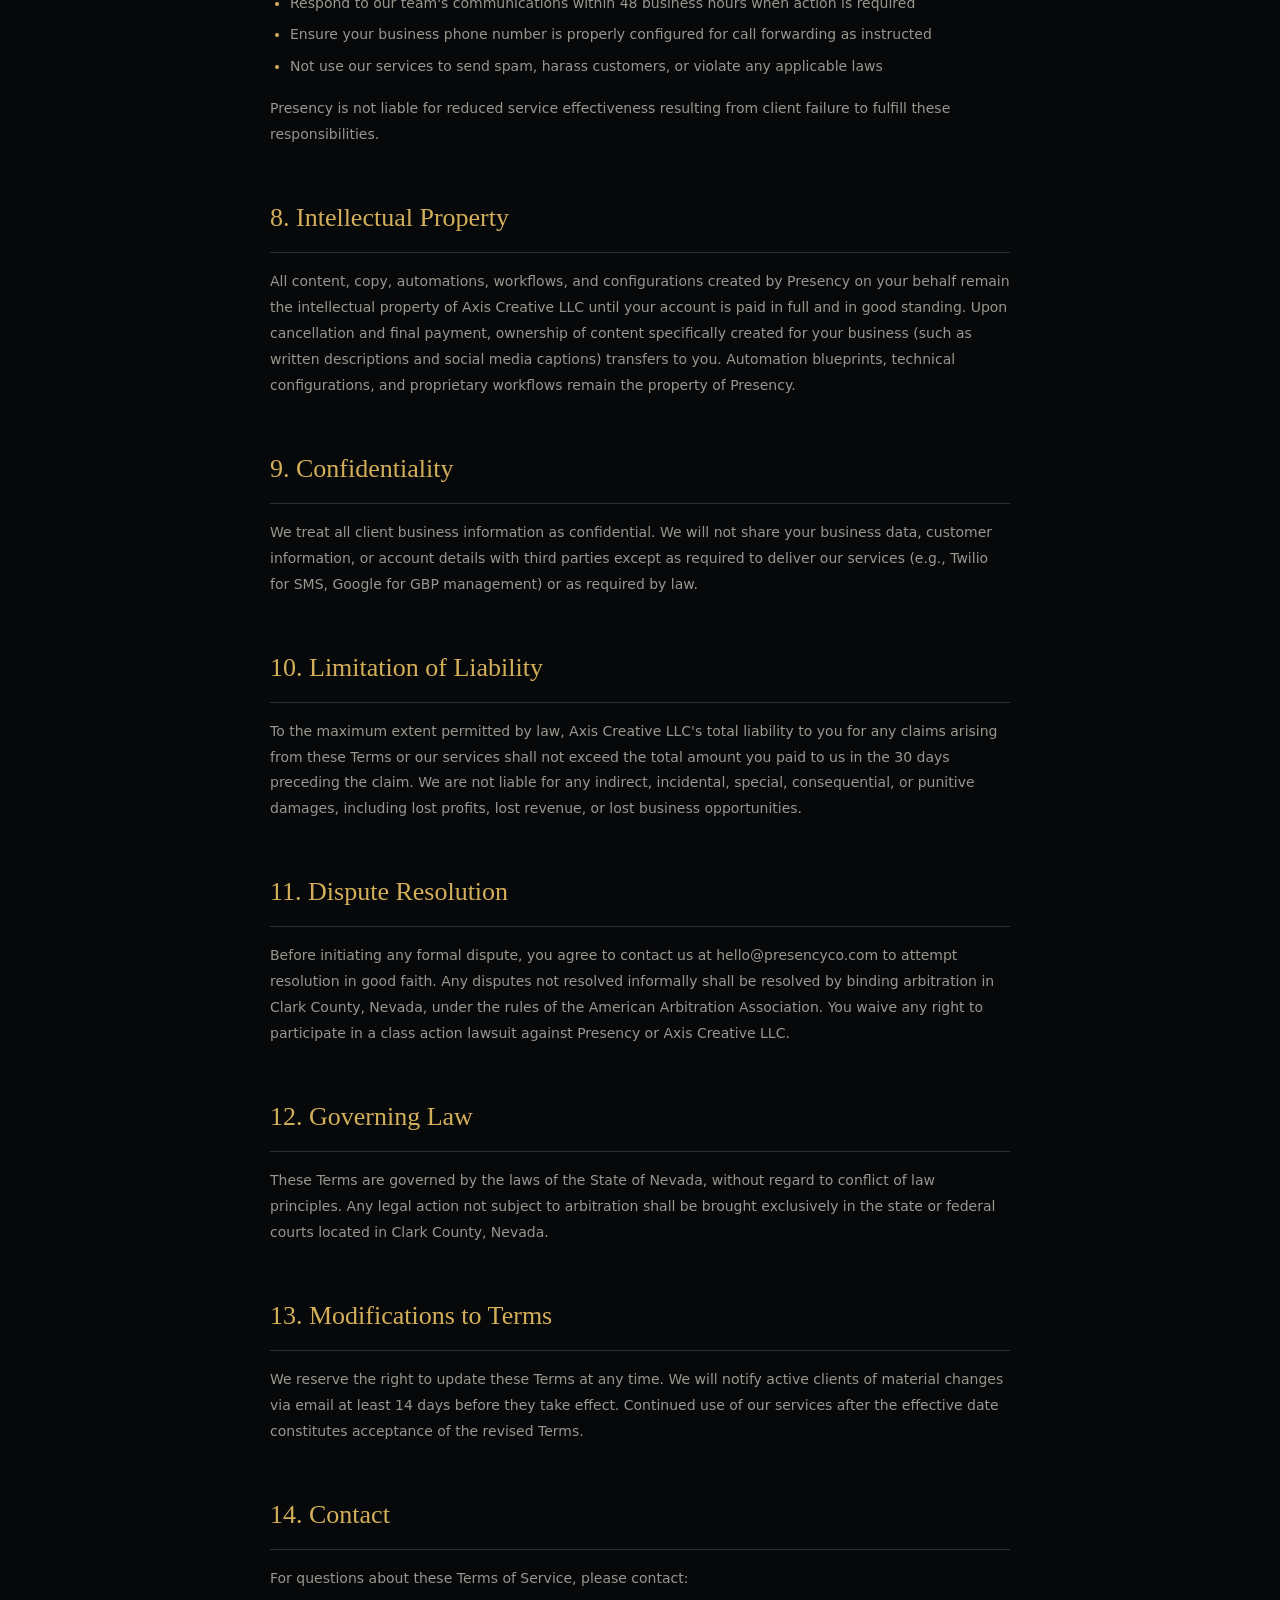
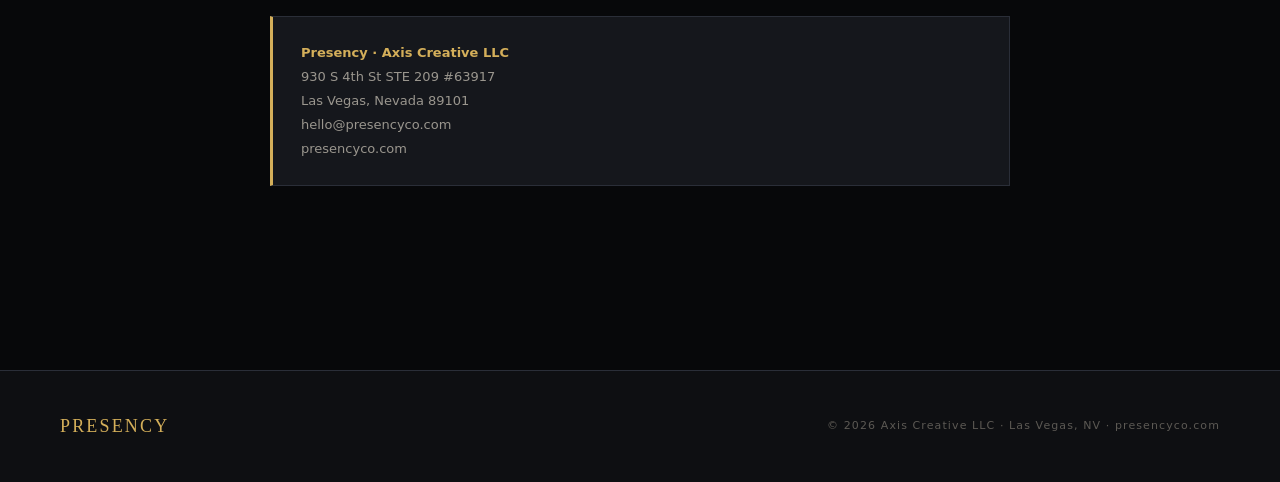
<file: terms.html>
<!DOCTYPE html>
<html lang="en">
<head>
<meta charset="UTF-8">
<meta name="viewport" content="width=device-width, initial-scale=1.0">
<title>Terms of Service — Presency</title>
<link rel="canonical" href="https://presencyco.com/terms.html">
<link rel="icon" href="/favicon.svg" type="image/svg+xml">
<link rel="stylesheet" href="css/tokens.css">
<style>
*,*::before,*::after{margin:0;padding:0;box-sizing:border-box}
body{background:var(--black);color:var(--text);font-family:var(--font-body);line-height:1.7}
nav{position:sticky;top:0;background:rgba(7,8,10,0.97);border-bottom:1px solid var(--border);padding:20px 60px;display:flex;align-items:center;justify-content:space-between;z-index:100}
.nav-logo{font-family:'Cormorant Garamond',serif;font-size:24px;font-weight:300;letter-spacing:0.12em;color:var(--gold);text-transform:uppercase;text-decoration:none}
.nav-logo em{font-style:italic}
.nav-back{font-size:11px;font-weight:600;letter-spacing:0.15em;text-transform:uppercase;color:var(--text-muted);text-decoration:none;transition:color 0.3s}
.nav-back:hover{color:var(--gold)}
.container{max-width:820px;margin:0 auto;padding:80px 40px}
.page-label{font-size:11px;font-weight:600;letter-spacing:0.35em;text-transform:uppercase;color:var(--gold);margin-bottom:16px;display:block}
.page-title{font-family:'Cormorant Garamond',serif;font-size:48px;font-weight:300;color:var(--text);margin-bottom:12px;line-height:1.1}
.page-date{font-size:12px;color:var(--text-dim);letter-spacing:0.1em;margin-bottom:56px;padding-bottom:40px;border-bottom:1px solid var(--border)}
h2{font-family:'Cormorant Garamond',serif;font-size:26px;font-weight:400;color:var(--gold);margin:48px 0 16px;padding-bottom:12px;border-bottom:1px solid var(--border)}
h3{font-size:14px;font-weight:700;color:var(--text);margin:24px 0 8px;letter-spacing:0.05em;text-transform:uppercase}
p{font-size:14px;line-height:1.85;color:var(--text-muted);margin-bottom:16px}
ul{margin:0 0 16px 20px}
ul li{font-size:14px;line-height:1.85;color:var(--text-muted);margin-bottom:6px}
ul li::marker{color:var(--gold)}
.highlight-box{background:var(--surface2);border:1px solid var(--border);border-left:3px solid var(--gold);padding:24px 28px;margin:24px 0}
.highlight-box p{margin:0;font-size:13px}
footer{background:var(--surface);border-top:1px solid var(--border);padding:40px 60px;display:flex;align-items:center;justify-content:space-between;margin-top:80px}
.footer-logo{font-family:'Cormorant Garamond',serif;font-size:18px;font-weight:300;letter-spacing:0.12em;color:var(--gold);text-transform:uppercase}
.footer-copy{font-size:11px;color:var(--text-dim);letter-spacing:0.1em}
@media(max-width:768px){nav{padding:20px 24px}.container{padding:48px 24px}footer{flex-direction:column;gap:12px;text-align:center;padding:28px 24px}}
</style>
</head>
<body>

<nav>
  <a class="nav-logo" href="/">Presen<em>cy</em></a>
  <a class="nav-back" href="/">← Back to Home</a>
</nav>

<div class="container">

  <span class="page-label">Legal</span>
  <h1 class="page-title">Terms of Service</h1>
  <p class="page-date">Last updated: June 7, 2026 · Effective immediately upon purchase</p>

  <div class="highlight-box">
    <p>By purchasing any Presency service or clicking "I agree" at checkout, you confirm that you have read, understood, and agree to be bound by these Terms of Service. If you do not agree, do not complete your purchase.</p>
  </div>

  <h2>1. About Presency</h2>
  <p>Presency is a digital presence and business automation service operated by Axis Creative LLC, a Nevada limited liability company ("Company," "we," "us," or "our"). We provide subscription-based automation services to small businesses, including but not limited to missed call text-back, Google Business Profile optimization, review request automation, AI website chat widgets, and social media management.</p>
  <p>Our principal place of business is Las Vegas, Nevada. You may contact us at <strong style="color:var(--gold)">hello@presencyco.com</strong>.</p>

  <h2>2. Services</h2>
  <p>Presency offers the following service tiers:</p>
  <ul>
    <li><strong>Starter ($397/month)</strong> — Missed Call Text-Back, Google Business Profile Optimization, monthly performance report, email support</li>
    <li><strong>Presence ($697/month)</strong> — Everything in Starter plus Review Request Automation, AI Website Chat Widget, bi-weekly check-in calls, priority support</li>
    <li><strong>Full Front Office ($1,197/month)</strong> — Everything in Presence plus Social Media Auto-Poster, weekly content creation, monthly strategy session, dedicated account manager, analytics dashboard</li>
    <li><strong>Onboarding & Setup Fee ($400 one-time)</strong> — Required for all new clients. Covers full platform configuration, automation build, and client onboarding</li>
  </ul>
  <p>Service descriptions are provided for informational purposes. We reserve the right to modify, improve, or substitute individual service components with equal or greater alternatives without notice, provided the core value of the tier is maintained.</p>

  <h2>3. Billing & Payment</h2>
  <h3>3.1 Setup Fee</h3>
  <p>All new clients are required to pay a one-time Onboarding & Setup Fee of $400.00 USD prior to service activation. This fee is non-refundable under all circumstances as it covers time and resources expended in configuring your account.</p>

  <h3>3.2 Monthly Subscriptions</h3>
  <p>Monthly subscription fees are billed automatically on the same date each month via the payment method on file. By providing payment information, you authorize Presency to charge your payment method on a recurring monthly basis until you cancel.</p>

  <h3>3.3 Failed Payments</h3>
  <p>If a payment fails, we will attempt to process the charge up to three times over seven days. If payment remains unsuccessful, your services will be suspended until payment is received. We are not liable for any business impact resulting from service suspension due to failed payment.</p>

  <h3>3.4 Price Changes</h3>
  <p>We reserve the right to change subscription pricing with 30 days written notice to your email on file. Continued use of services after the effective date constitutes acceptance of the new pricing.</p>

  <h2>4. Cancellation Policy</h2>
  <h3>4.1 Client-Initiated Cancellation</h3>
  <p>You may cancel your subscription at any time by emailing <strong style="color:var(--gold)">hello@presencyco.com</strong> with your business name and cancellation request. Cancellations must be received at least 7 days before your next billing date to avoid being charged for the following month.</p>

  <h3>4.2 Effect of Cancellation</h3>
  <p>Upon cancellation, your services will remain active through the end of the current paid billing period. No partial refunds are issued for unused days within a billing period. All automations, configurations, and integrations built by Presency on your behalf will be deactivated upon cancellation.</p>

  <h3>4.3 Company-Initiated Cancellation</h3>
  <p>Presency reserves the right to cancel or suspend services immediately and without refund if a client violates these Terms, engages in abusive behavior toward our team, or uses our services for unlawful purposes.</p>

  <h2>5. Refund Policy</h2>
  <div class="highlight-box">
    <p><strong style="color:var(--gold)">No Refunds.</strong> All sales are final. The $400 onboarding fee is non-refundable under all circumstances. Monthly subscription fees are non-refundable once the billing period has begun. We do not offer prorated refunds for cancellations mid-cycle. If you are unsatisfied with our services, please contact us at hello@presencyco.com and we will work to resolve any issues.</p>
  </div>

  <h2>6. Results Disclaimer</h2>
  <p>Presency provides automation tools and digital presence services. We do not guarantee specific business outcomes, revenue increases, lead volumes, review counts, or search ranking improvements. Results vary based on your industry, market conditions, business quality, and factors outside our control.</p>
  <p>We are not responsible for changes to third-party platforms (Google, Instagram, Facebook, Twilio, etc.) that may affect service functionality. We will make reasonable efforts to adapt to platform changes in a timely manner.</p>

  <h2>7. Client Responsibilities</h2>
  <p>To receive full benefit of our services, you agree to:</p>
  <ul>
    <li>Provide accurate and complete business information during onboarding</li>
    <li>Grant necessary access to your Google Business Profile, social media accounts, and website as required for your service tier</li>
    <li>Respond to our team's communications within 48 business hours when action is required</li>
    <li>Ensure your business phone number is properly configured for call forwarding as instructed</li>
    <li>Not use our services to send spam, harass customers, or violate any applicable laws</li>
  </ul>
  <p>Presency is not liable for reduced service effectiveness resulting from client failure to fulfill these responsibilities.</p>

  <h2>8. Intellectual Property</h2>
  <p>All content, copy, automations, workflows, and configurations created by Presency on your behalf remain the intellectual property of Axis Creative LLC until your account is paid in full and in good standing. Upon cancellation and final payment, ownership of content specifically created for your business (such as written descriptions and social media captions) transfers to you. Automation blueprints, technical configurations, and proprietary workflows remain the property of Presency.</p>

  <h2>9. Confidentiality</h2>
  <p>We treat all client business information as confidential. We will not share your business data, customer information, or account details with third parties except as required to deliver our services (e.g., Twilio for SMS, Google for GBP management) or as required by law.</p>

  <h2>10. Limitation of Liability</h2>
  <p>To the maximum extent permitted by law, Axis Creative LLC's total liability to you for any claims arising from these Terms or our services shall not exceed the total amount you paid to us in the 30 days preceding the claim. We are not liable for any indirect, incidental, special, consequential, or punitive damages, including lost profits, lost revenue, or lost business opportunities.</p>

  <h2>11. Dispute Resolution</h2>
  <p>Before initiating any formal dispute, you agree to contact us at hello@presencyco.com to attempt resolution in good faith. Any disputes not resolved informally shall be resolved by binding arbitration in Clark County, Nevada, under the rules of the American Arbitration Association. You waive any right to participate in a class action lawsuit against Presency or Axis Creative LLC.</p>

  <h2>12. Governing Law</h2>
  <p>These Terms are governed by the laws of the State of Nevada, without regard to conflict of law principles. Any legal action not subject to arbitration shall be brought exclusively in the state or federal courts located in Clark County, Nevada.</p>

  <h2>13. Modifications to Terms</h2>
  <p>We reserve the right to update these Terms at any time. We will notify active clients of material changes via email at least 14 days before they take effect. Continued use of our services after the effective date constitutes acceptance of the revised Terms.</p>

  <h2>14. Contact</h2>
  <p>For questions about these Terms of Service, please contact:</p>
  <div class="highlight-box">
    <p><strong style="color:var(--gold)">Presency · Axis Creative LLC</strong><br>
    930 S 4th St STE 209 #63917<br>
    Las Vegas, Nevada 89101<br>
    hello@presencyco.com<br>
    presencyco.com</p>
  </div>

</div>

<footer>
  <div class="footer-logo">Presency</div>
  <span class="footer-copy">© 2026 Axis Creative LLC · Las Vegas, NV · <a href="/" style="color:var(--text-dim);text-decoration:none">presencyco.com</a></span>
</footer>

</body>
</html>
</file>
<file: css/tokens.css>
/**
 * Presency Design Tokens v2
 * Psychology: trusted operator · always-on · stop the bleed
 * Import in every HTML page: <link rel="stylesheet" href="/css/tokens.css">
 */

:root {
  /* ── Foundation (authority + focus) ─────────────────────────────
     Deep charcoal, not pure black — easier on eyes, feels operational
     not nightclub. Signals "we run systems," not "we sell hype."
  */
  --black: #07080A;
  --surface: #0E0F12;
  --surface-raised: #15171C;
  --surface-overlay: #1C1F26;
  --border: #2A2E38;
  --border-subtle: #1F2229;

  /* ── Text (warm, human, readable) ───────────────────────────────
     Off-white with warmth — approachable for shop owners, not SaaS cold.
  */
  --text: #EDE9E1;
  --text-muted: #9A968E;
  --text-dim: #5C5954;

  /* ── Primary: Presency Gold (investment, Vegas premium, CTA) ────
     Slightly lifted from v1 for WCAG contrast on dark surfaces.
     Use for: logo, primary buttons, prices, key headlines.
  */
  --gold: #D4AF5A;
  --gold-light: #E8C97A;
  --gold-dim: #8A6B2A;
  --gold-glow: rgba(212, 175, 90, 0.12);
  --gold-border: rgba(212, 175, 90, 0.28);

  /* ── Trust: Sage (credibility, reviews, verification) ───────────
     Muted green-gray — trust without "hospital" or "bank" blue.
     Use for: checkmarks, GBP verified, review stats, testimonial accents.
  */
  --trust: #7BA38C;
  --trust-muted: rgba(123, 163, 140, 0.15);
  --trust-border: rgba(123, 163, 140, 0.35);

  /* ── Live: Signal Green (24/7, always present, active) ──────────
     Reserved for "always on" indicators — pulse dots, status badges.
     Never use for CTAs (competes with gold).
  */
  --live: #3DB87A;
  --live-muted: rgba(61, 184, 122, 0.12);
  --live-pulse: rgba(61, 184, 122, 0.45);

  /* ── Urgency: Desert Copper (loss math, ROI bleed) ──────────────
     Vegas desert warmth + financial heat. NOT alarm red — shop owners
     already feel stressed; copper says "money leaving" without panic.
     Use for: ROI calculator loss output, stat callouts about missed revenue.
  */
  --urgency: #C17B5C;
  --urgency-muted: rgba(193, 123, 92, 0.12);
  --urgency-border: rgba(193, 123, 92, 0.35);

  /* ── Axis Platinum (dividers, luxury detail, secondary UI) ──────
     From Axis Creative brand — subtle premium without more gold noise.
  */
  --platinum: #C0BAAF;
  --platinum-muted: rgba(192, 186, 175, 0.12);

  /* ── Semantic (system feedback only) ──────────────────────────── */
  --success: #3DB87A;
  --warning: #D4AF5A;
  --error: #D4645A;

  /* ── Typography families (reference) ───────────────────────────── */
  --font-display: 'Cormorant Garamond', Georgia, serif;
  --font-body: 'Syne', system-ui, sans-serif;

  /* ── Motion ───────────────────────────────────────────────────── */
  --ease-lux: cubic-bezier(0.16, 1, 0.3, 1);

  /* ── Legacy aliases (existing HTML compat) ──────────────────────── */
  --surface2: var(--surface-raised);
  --surface3: var(--surface-overlay);
  --border-gold: var(--gold-border);
  --gold-dim: var(--gold-glow);
  --green: var(--live);
  --red: var(--error);
}
</file>
<file: css/pantheon.css>
/**
 * Pantheon Treatment — Presency cinematic layer
 * Ambient depth, mesh glow, grain, purposeful motion.
 * Requires tokens.css loaded first.
 */

/* ── Global atmosphere ─────────────────────────────────────────── */
.pantheon-root {
  position: relative;
  isolation: isolate;
}

.pantheon-grain {
  position: fixed;
  inset: 0;
  pointer-events: none;
  z-index: 1;
  opacity: 0.32;
  background-image: url("data:image/svg+xml,%3Csvg viewBox='0 0 256 256' xmlns='http://www.w3.org/2000/svg'%3E%3Cfilter id='n'%3E%3CfeTurbulence type='fractalNoise' baseFrequency='0.85' numOctaves='4' stitchTiles='stitch'/%3E%3C/filter%3E%3Crect width='100%25' height='100%25' filter='url(%23n)' opacity='0.5'/%3E%3C/svg%3E");
  background-size: 180px 180px;
  mix-blend-mode: overlay;
}

.pantheon-mesh {
  position: fixed;
  inset: 0;
  pointer-events: none;
  z-index: 0;
  background:
    radial-gradient(ellipse 90% 70% at 50% -10%, var(--gold-glow) 0%, transparent 55%),
    radial-gradient(ellipse 60% 50% at 85% 60%, var(--trust-muted) 0%, transparent 50%),
    radial-gradient(ellipse 50% 40% at 10% 80%, rgba(193, 123, 92, 0.06) 0%, transparent 45%);
  animation: pantheonBreathe 12s var(--ease-lux) infinite;
}

.pantheon-constellation {
  position: fixed;
  inset: 0;
  pointer-events: none;
  z-index: 0;
  opacity: 0.45;
}

.pantheon-constellation line {
  stroke: var(--platinum);
  stroke-width: 0.5;
  opacity: 0.12;
}

.pantheon-constellation circle {
  fill: var(--gold);
  opacity: 0.35;
}

/* ── Nav glass ─────────────────────────────────────────────────── */
nav.pantheon-nav {
  backdrop-filter: blur(0);
  -webkit-backdrop-filter: blur(0);
}

nav.pantheon-nav.scrolled {
  background: rgba(7, 8, 10, 0.88);
  backdrop-filter: blur(16px) saturate(1.2);
  -webkit-backdrop-filter: blur(16px) saturate(1.2);
  border-bottom-color: var(--border-subtle);
  box-shadow: 0 8px 32px rgba(0, 0, 0, 0.35);
}

/* ── Hero cinematic ────────────────────────────────────────────── */
.pantheon-hero {
  position: relative;
}

.pantheon-hero .hero-headline em {
  background: linear-gradient(
    100deg,
    var(--gold) 20%,
    var(--gold-light) 45%,
    var(--platinum) 55%,
    var(--gold) 80%
  );
  background-size: 220% 100%;
  -webkit-background-clip: text;
  background-clip: text;
  -webkit-text-fill-color: transparent;
  animation: pantheonGoldSheen 9s ease-in-out infinite;
}

.pantheon-hero .hero-bg {
  background:
    radial-gradient(ellipse 70% 55% at 50% 42%, var(--gold-glow) 0%, transparent 68%),
    radial-gradient(ellipse 40% 30% at 72% 28%, var(--live-muted) 0%, transparent 70%);
  animation: pantheonBreathe 8s ease-in-out infinite;
}

/* ── Cards & surfaces ──────────────────────────────────────────── */
.pantheon-card {
  position: relative;
  transition: transform 0.45s var(--ease-lux), border-color 0.35s ease, box-shadow 0.45s var(--ease-lux);
}

.pantheon-card:hover {
  transform: translateY(-3px);
  border-color: var(--gold-border);
  box-shadow:
    0 20px 48px rgba(0, 0, 0, 0.45),
    0 0 40px var(--gold-glow),
    inset 0 1px 0 var(--gold-border);
}

.pantheon-rim-top::before {
  content: '';
  position: absolute;
  top: -1px;
  left: 10%;
  right: 10%;
  height: 1px;
  background: linear-gradient(to right, transparent, var(--gold), var(--platinum), var(--gold), transparent);
  opacity: 0.7;
}

/* ── Buttons ───────────────────────────────────────────────────── */
.pantheon-btn-primary {
  position: relative;
  overflow: hidden;
}

.pantheon-btn-primary::after {
  content: '';
  position: absolute;
  top: 0;
  left: -120%;
  width: 50%;
  height: 100%;
  background: linear-gradient(105deg, transparent, rgba(255, 255, 255, 0.45), transparent);
  transform: skewX(-18deg);
  transition: left 0.75s var(--ease-lux);
  pointer-events: none;
}

.pantheon-btn-primary:hover::after {
  left: 140%;
}

/* ── Section reveals ───────────────────────────────────────────── */
.pantheon-reveal {
  opacity: 0;
  transform: translateY(28px);
  transition: opacity 0.8s var(--ease-lux), transform 0.8s var(--ease-lux);
}

.pantheon-reveal.is-visible {
  opacity: 1;
  transform: translateY(0);
}

/* ── ROI calculator glow ───────────────────────────────────────── */
.pantheon-roi {
  box-shadow: 0 0 0 1px var(--urgency-border), 0 24px 64px rgba(0, 0, 0, 0.4);
}

.pantheon-roi .roi-loss {
  text-shadow: 0 0 40px var(--urgency-muted);
}

/* ── Proof stats pulse ───────────────────────────────────────────── */
.pantheon-stat {
  position: relative;
}

.pantheon-stat .proof-stat {
  text-shadow: 0 0 32px var(--gold-glow);
}

/* ── Dividers ──────────────────────────────────────────────────── */
.pantheon-divider {
  height: 1px;
  background: linear-gradient(to right, transparent, var(--platinum-muted), var(--gold-border), var(--platinum-muted), transparent);
  margin: 0 auto;
  max-width: 720px;
  opacity: 0.6;
}

/* ── Keyframes ─────────────────────────────────────────────────── */
@keyframes pantheonBreathe {
  0%, 100% { opacity: 0.85; transform: scale(1); }
  50% { opacity: 1; transform: scale(1.02); }
}

@keyframes pantheonGoldSheen {
  0%, 100% { background-position: 0% 50%; }
  50% { background-position: 100% 50%; }
}

@keyframes pantheonNodePulse {
  0%, 100% { opacity: 0.25; r: 2; }
  50% { opacity: 0.65; r: 3; }
}

/* ── Reduced motion ────────────────────────────────────────────── */
@media (prefers-reduced-motion: reduce) {
  .pantheon-mesh,
  .pantheon-hero .hero-bg,
  .pantheon-hero .hero-headline em,
  .live-dot,
  .notif-dot {
    animation: none !important;
  }

  .pantheon-card:hover {
    transform: none;
  }

  .pantheon-reveal {
    opacity: 1;
    transform: none;
    transition: none;
  }
}
</file>
<file: css/logo.css>
/* One-time logo entrance animation — homepage only */
.logo-animated {
  display: block;
  height: 36px;
  width: auto;
  overflow: visible;
}

.logo-animated .logo-shield {
  opacity: 0;
  transform: scale(0.92);
  transform-origin: 32px 36px;
  animation: logoShieldIn 0.7s var(--ease-lux) forwards;
}

.logo-animated .logo-pulse {
  stroke-dasharray: 68;
  stroke-dashoffset: 68;
  opacity: 0.4;
  animation: logoPulseDraw 1.1s var(--ease-lux) 0.25s forwards;
}

.logo-animated .logo-live {
  opacity: 0;
  transform: scale(0);
  transform-origin: 58px 36px;
  animation: logoLivePop 0.45s var(--ease-lux) 1.15s forwards;
}

@keyframes logoShieldIn {
  to {
    opacity: 1;
    transform: scale(1);
  }
}

@keyframes logoPulseDraw {
  to {
    stroke-dashoffset: 0;
    opacity: 1;
  }
}

@keyframes logoLivePop {
  0% {
    opacity: 0;
    transform: scale(0);
  }
  70% {
    opacity: 1;
    transform: scale(1.35);
  }
  100% {
    opacity: 1;
    transform: scale(1);
  }
}

@media (prefers-reduced-motion: reduce) {
  .logo-animated .logo-shield,
  .logo-animated .logo-pulse,
  .logo-animated .logo-live {
    animation: none;
    opacity: 1;
    transform: none;
    stroke-dashoffset: 0;
  }
}
</file>
